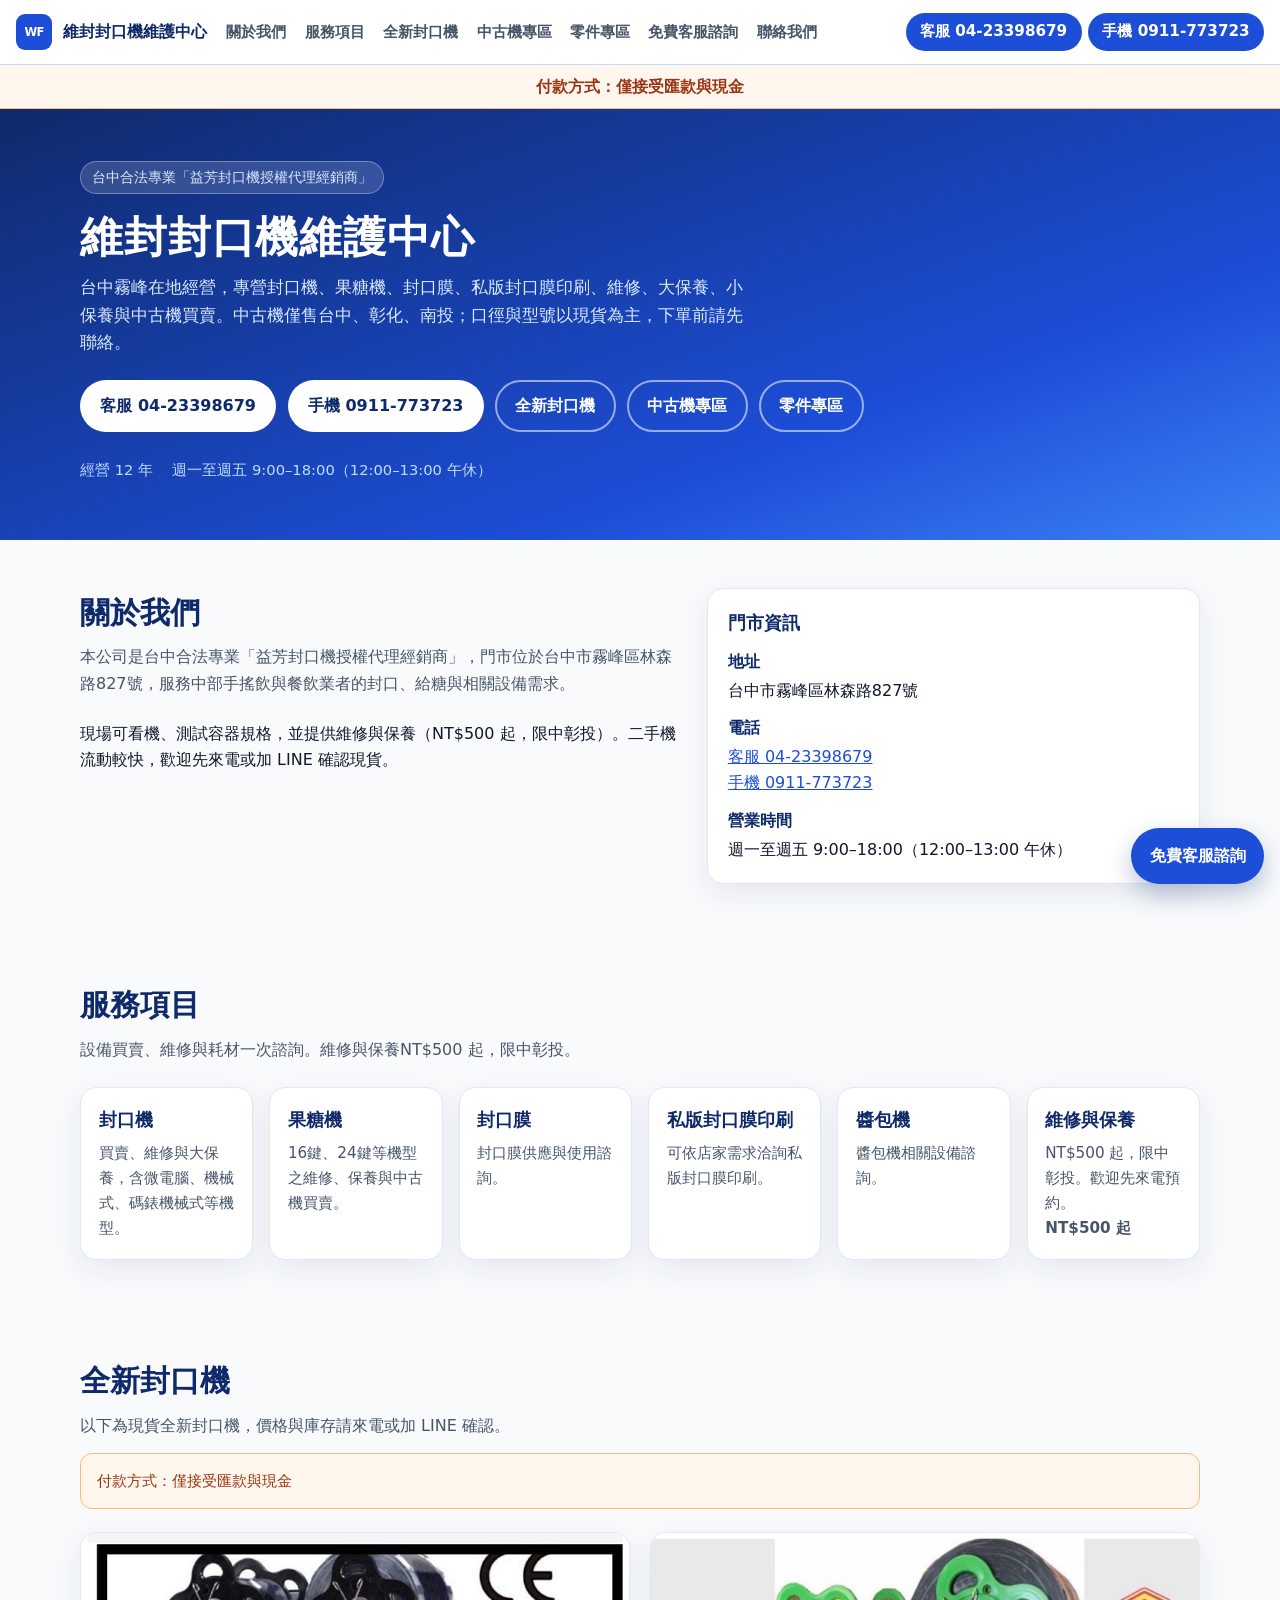
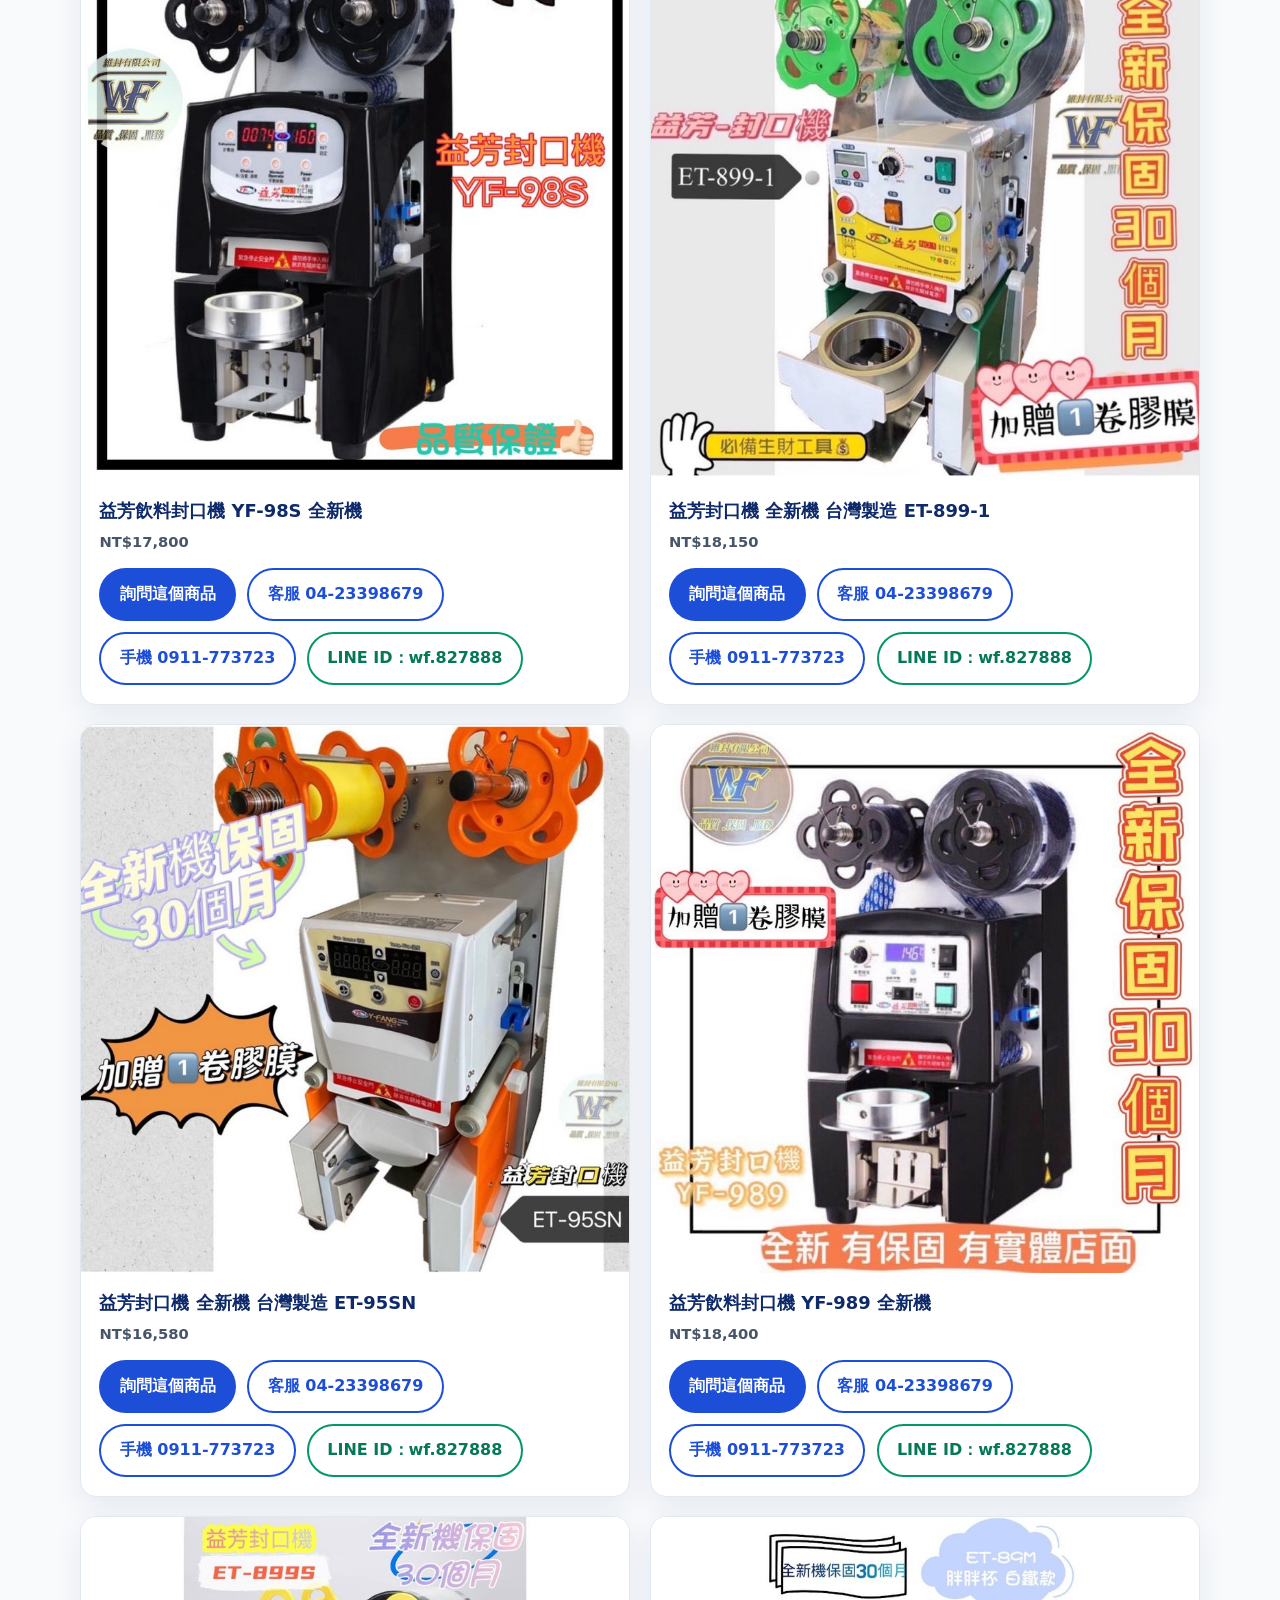
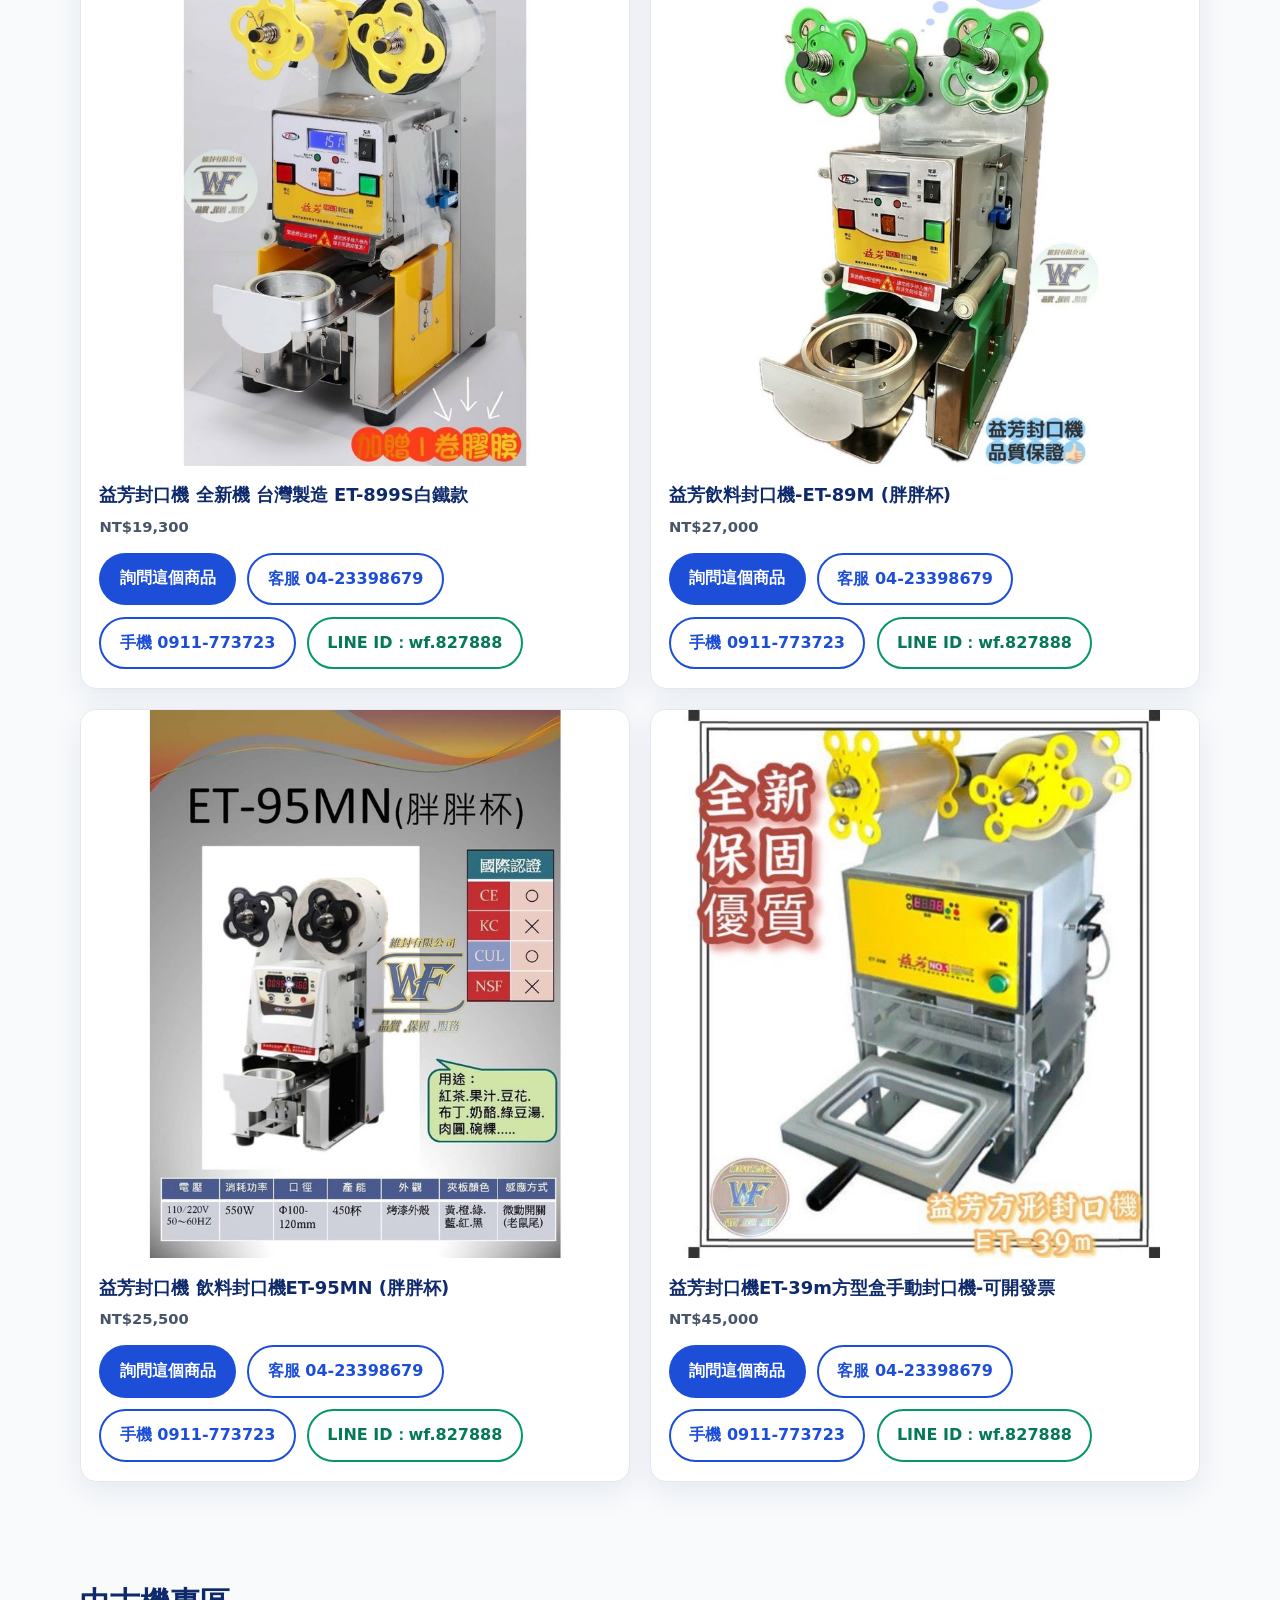
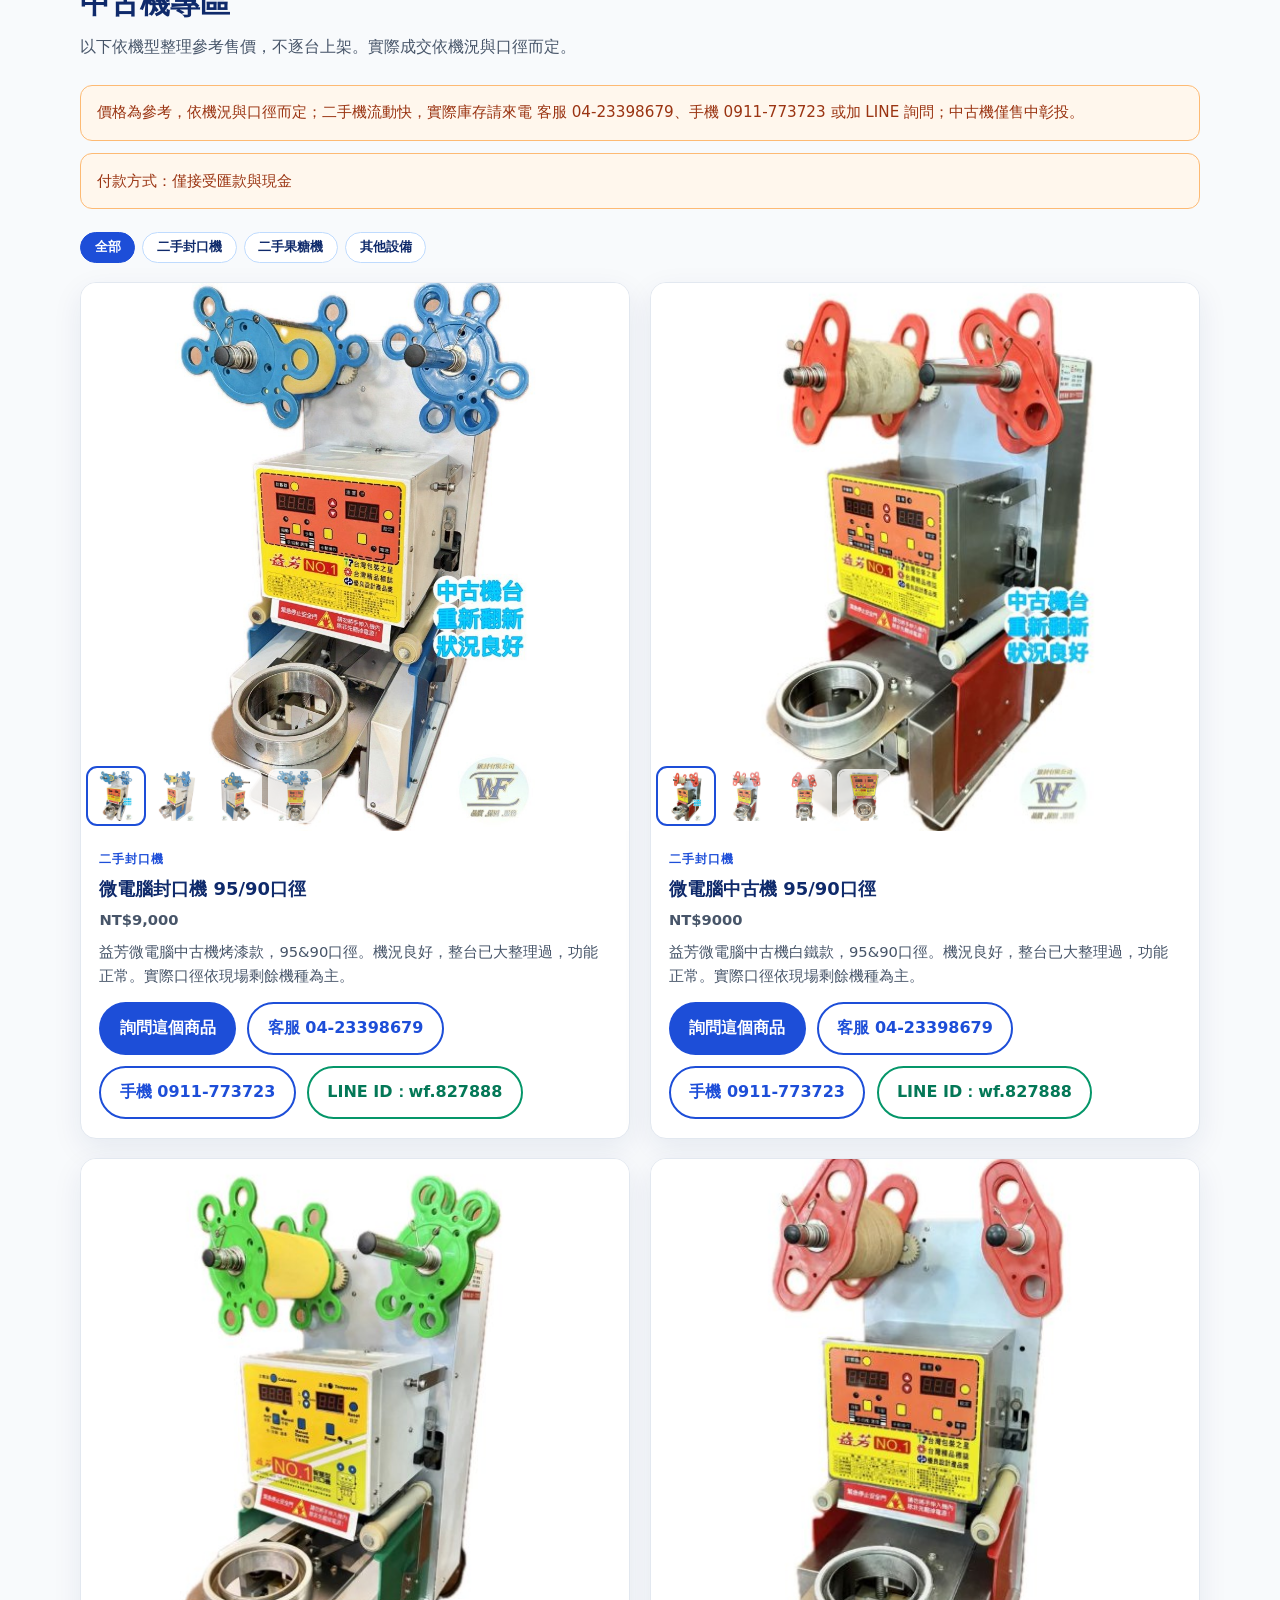
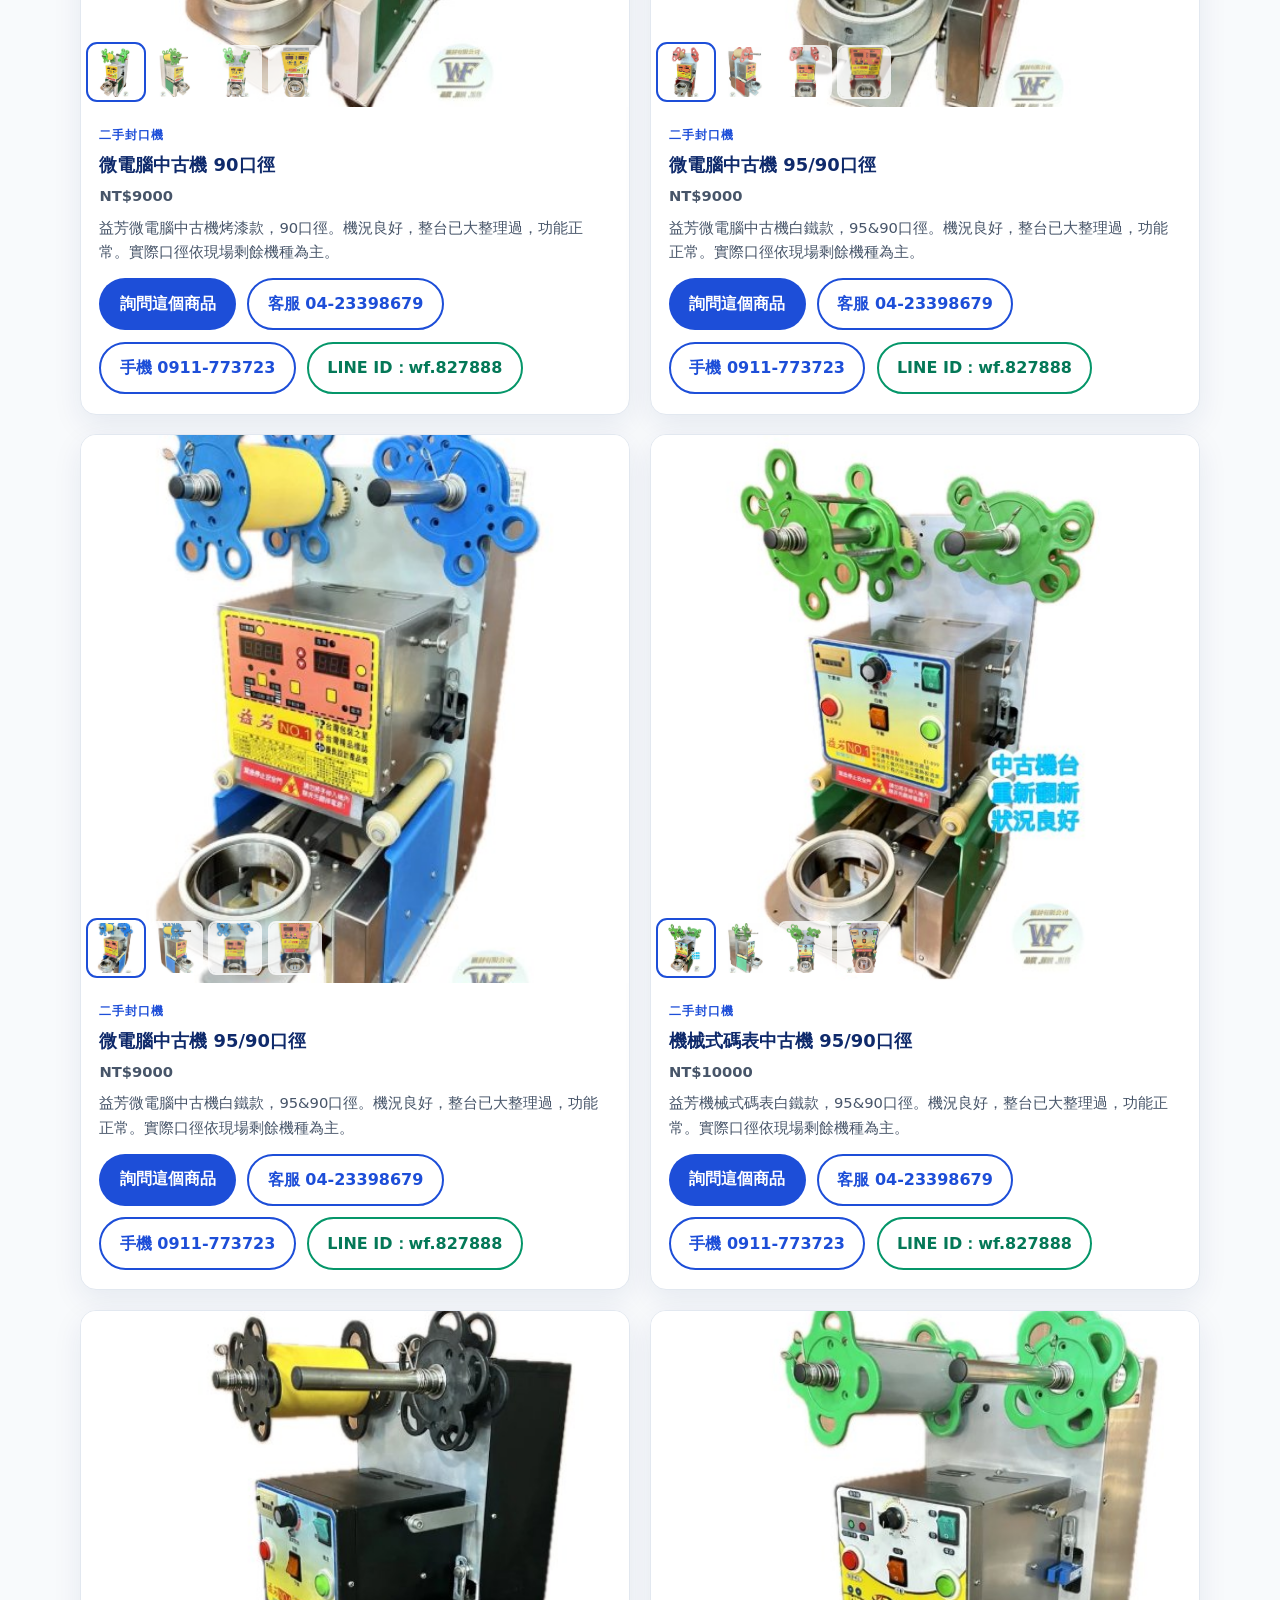
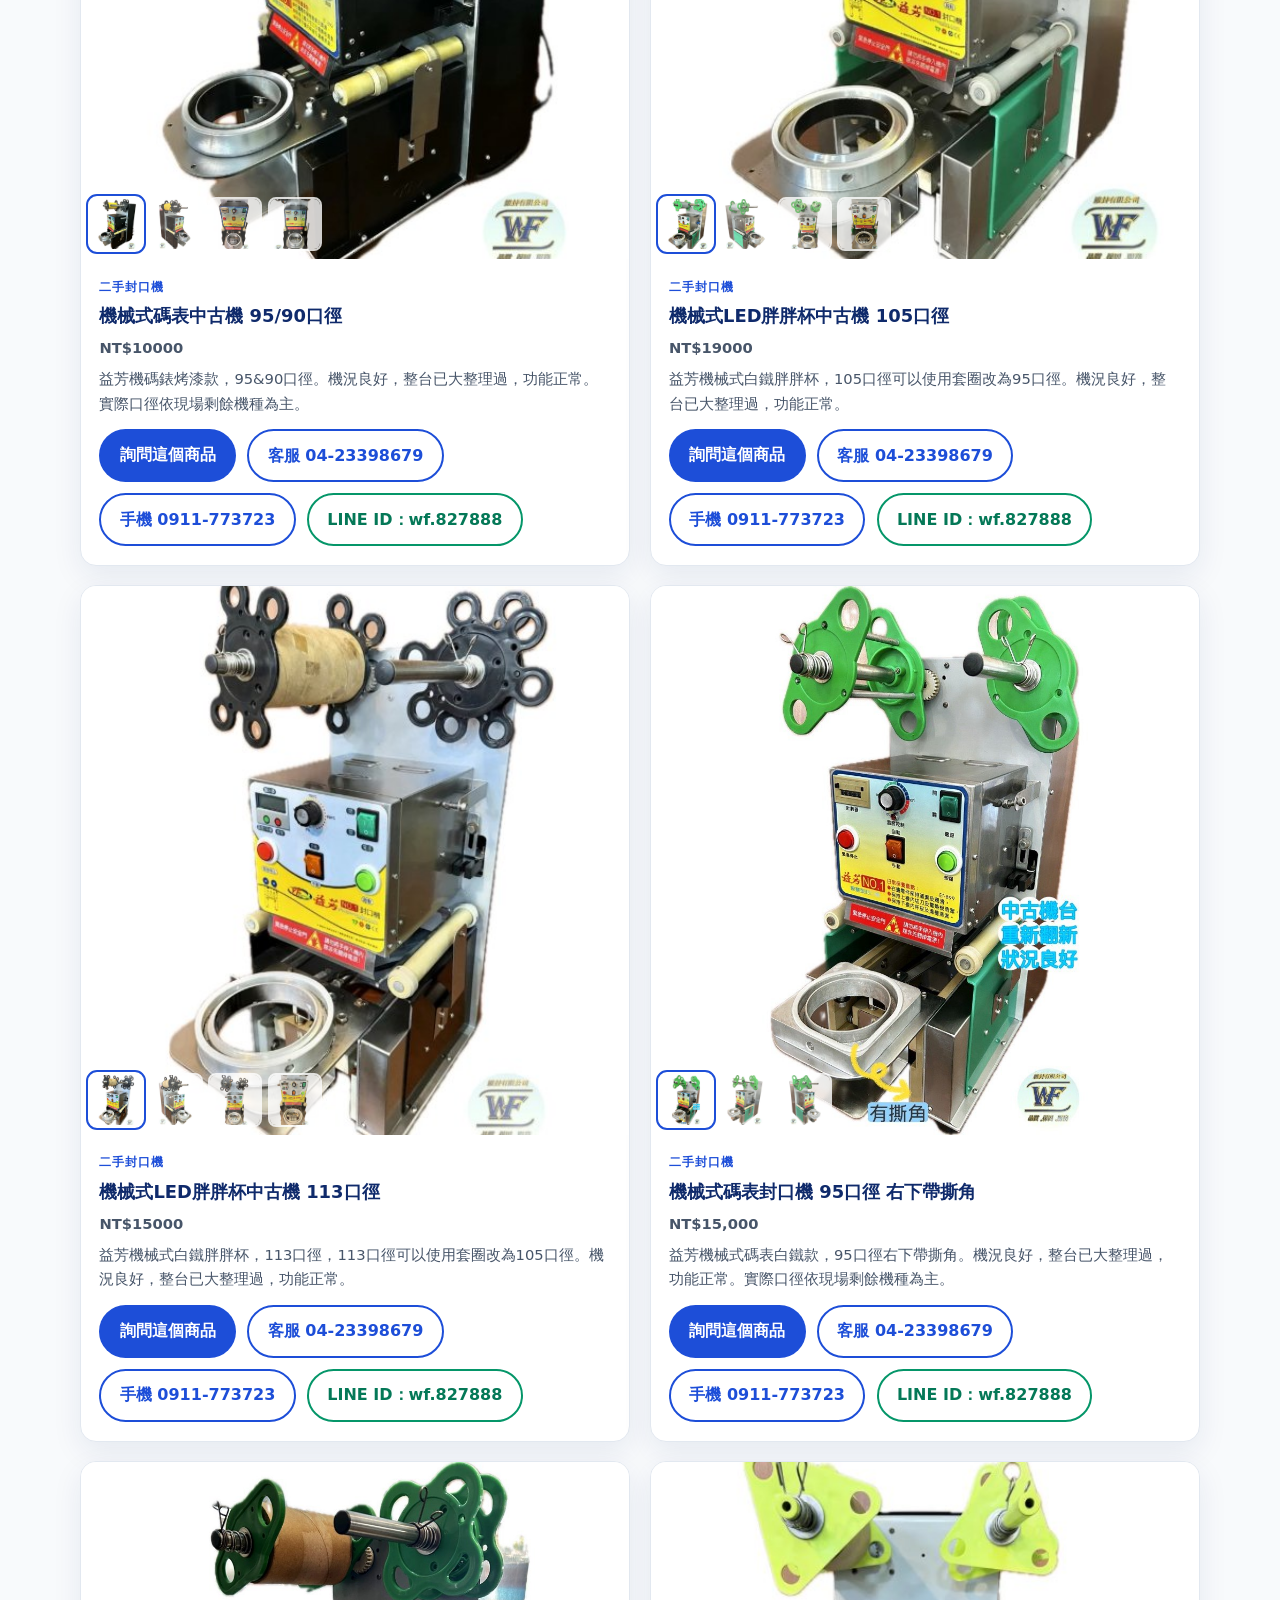
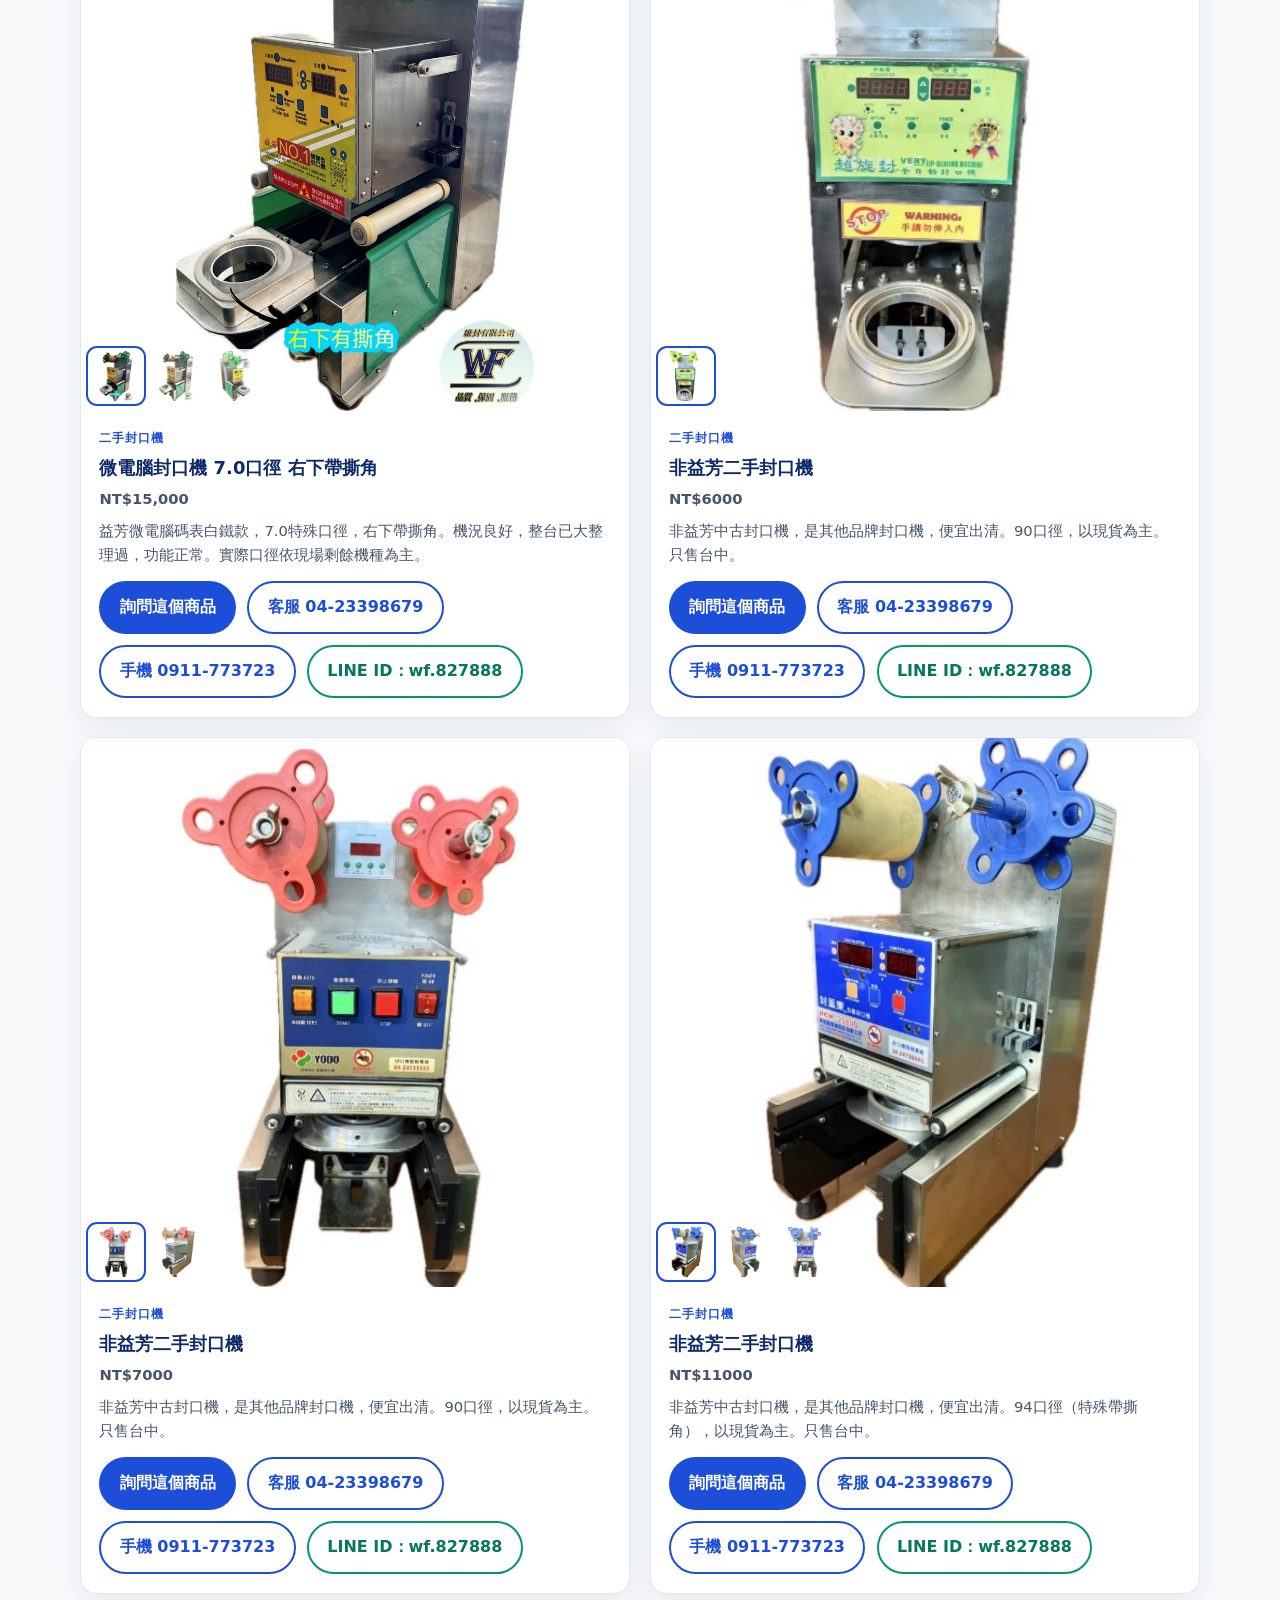
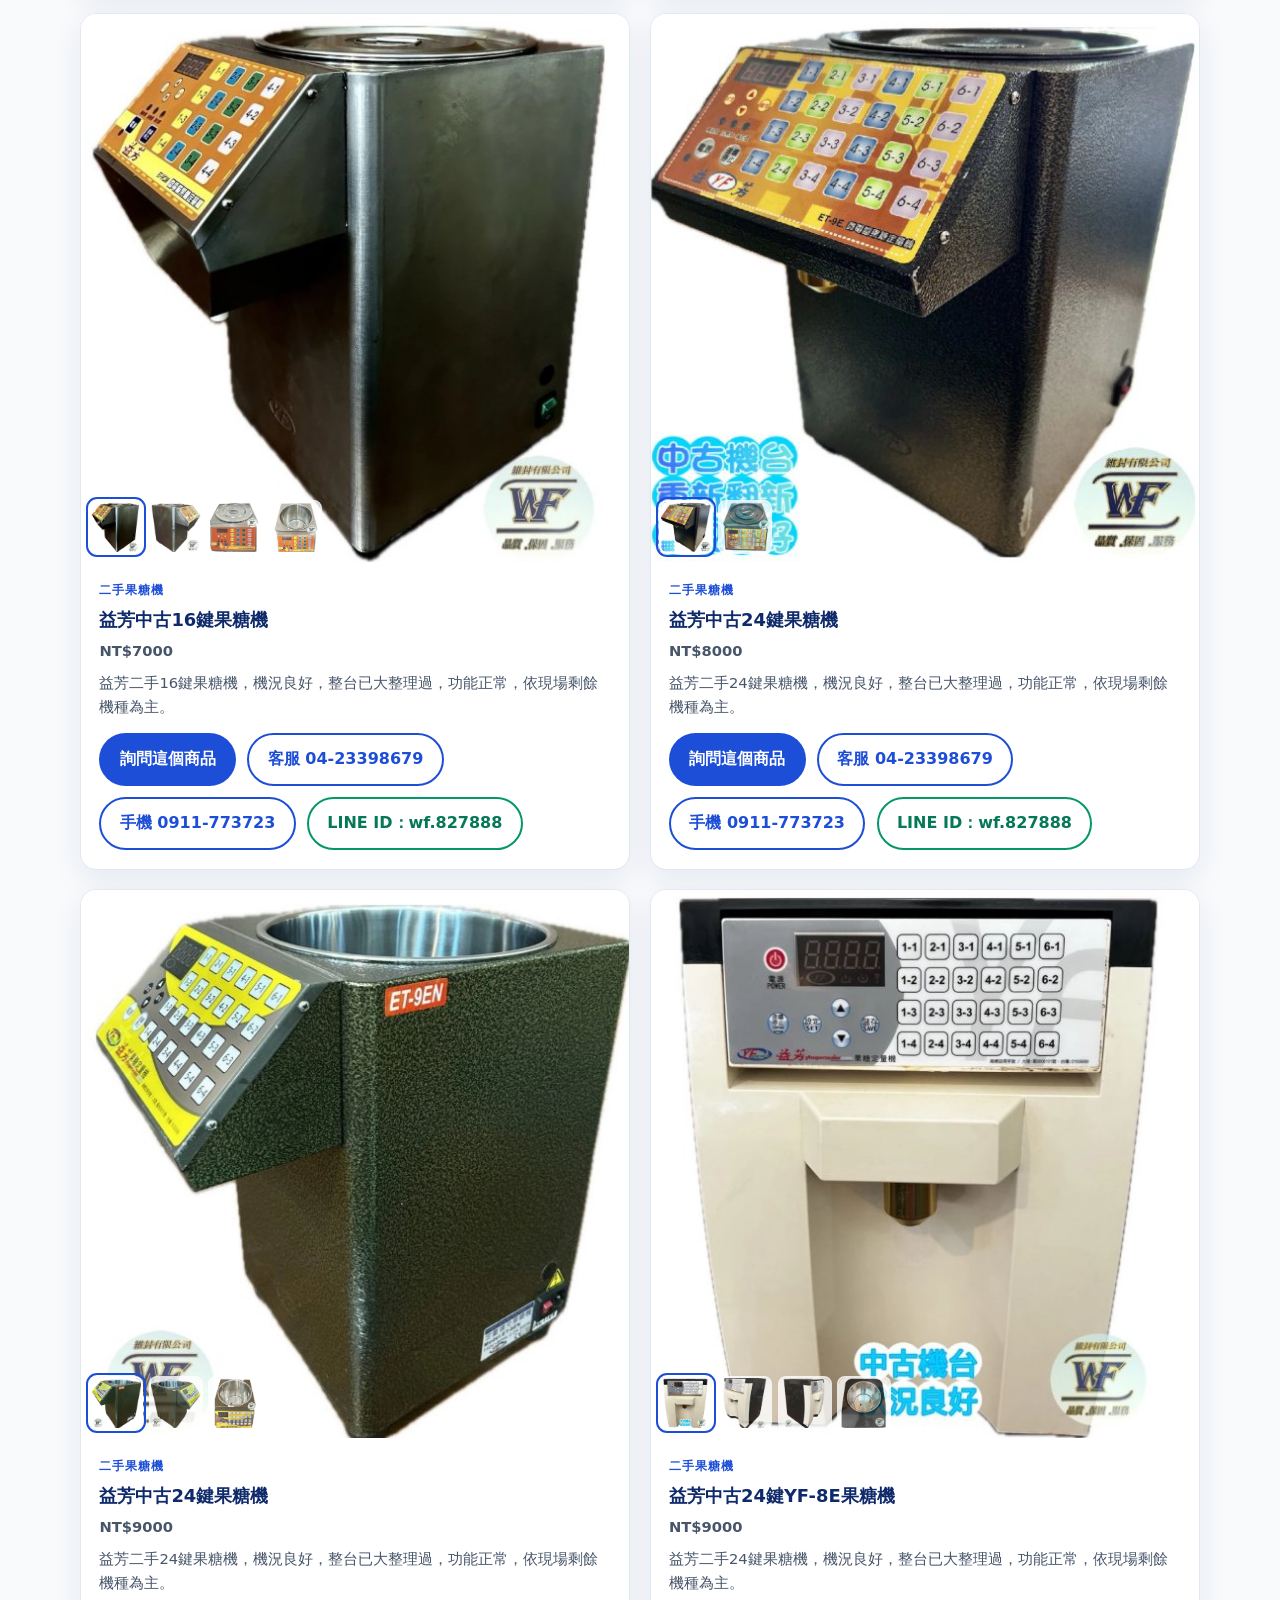
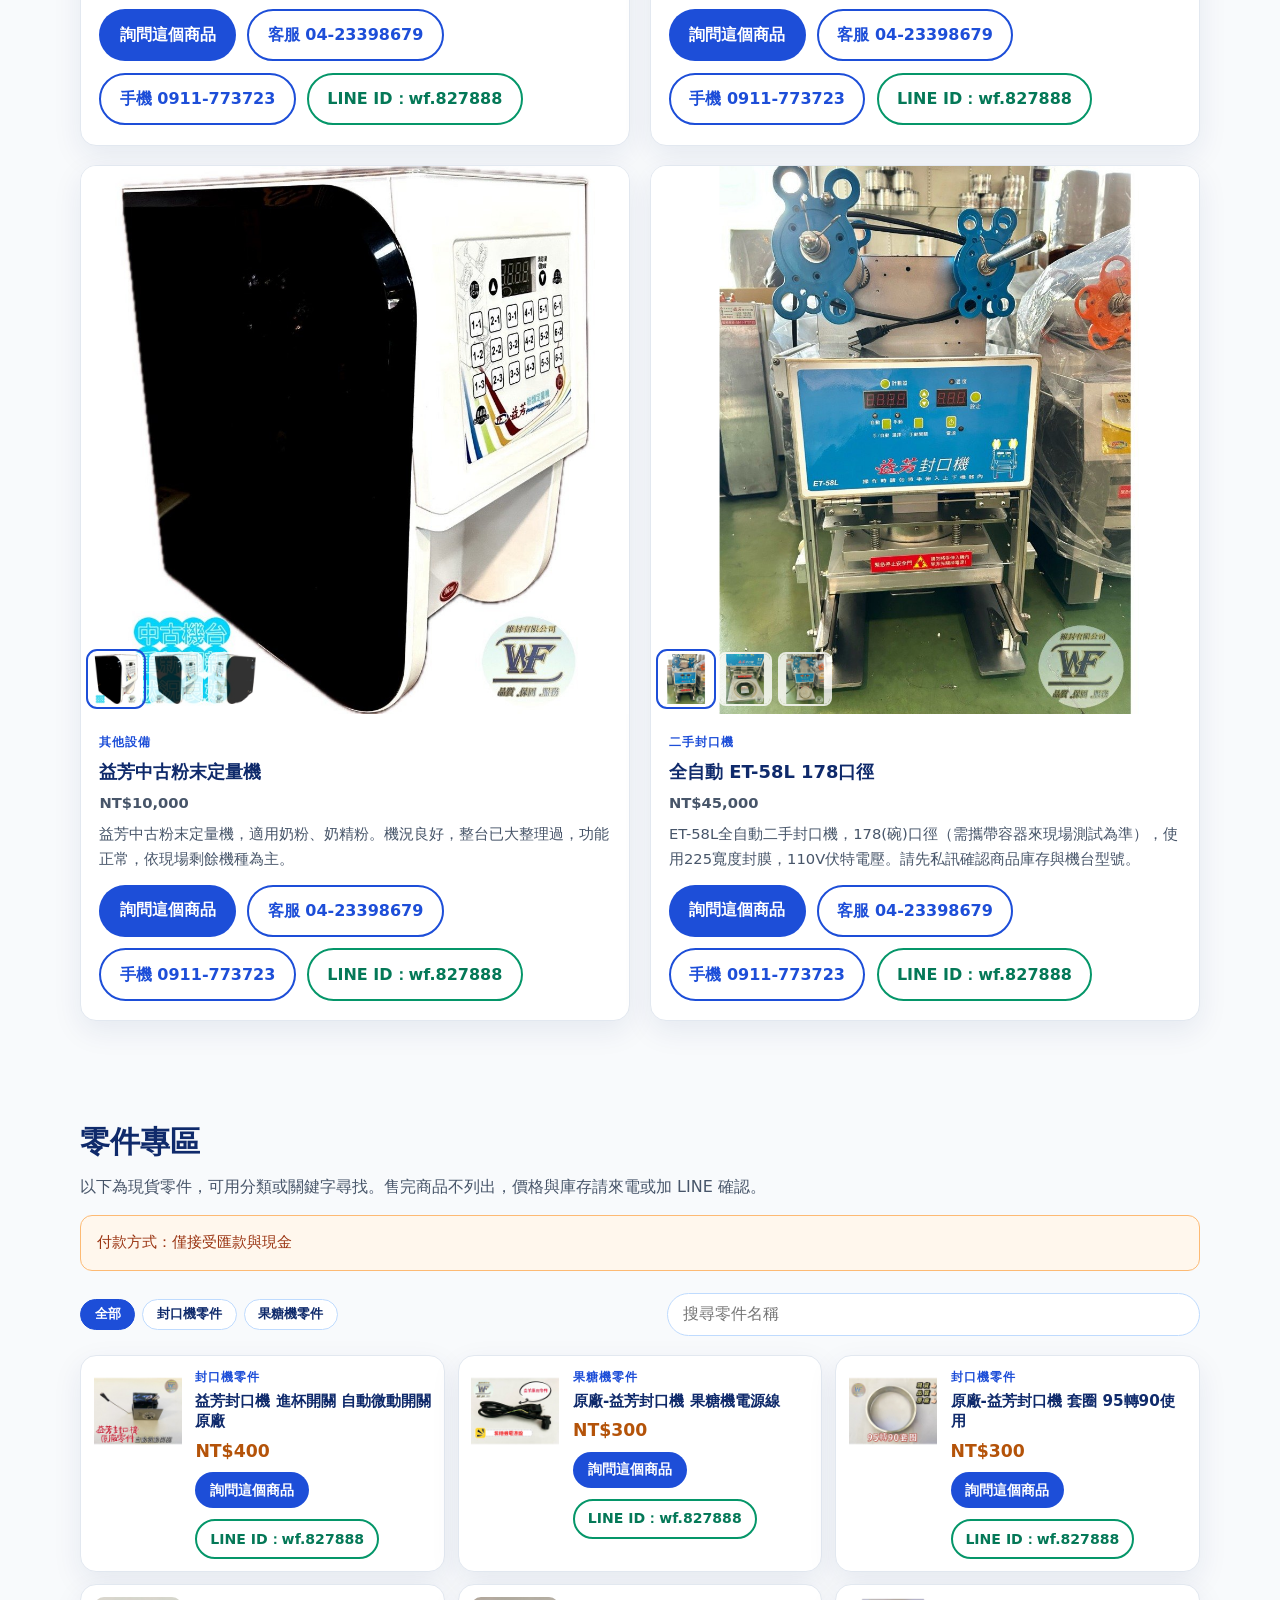
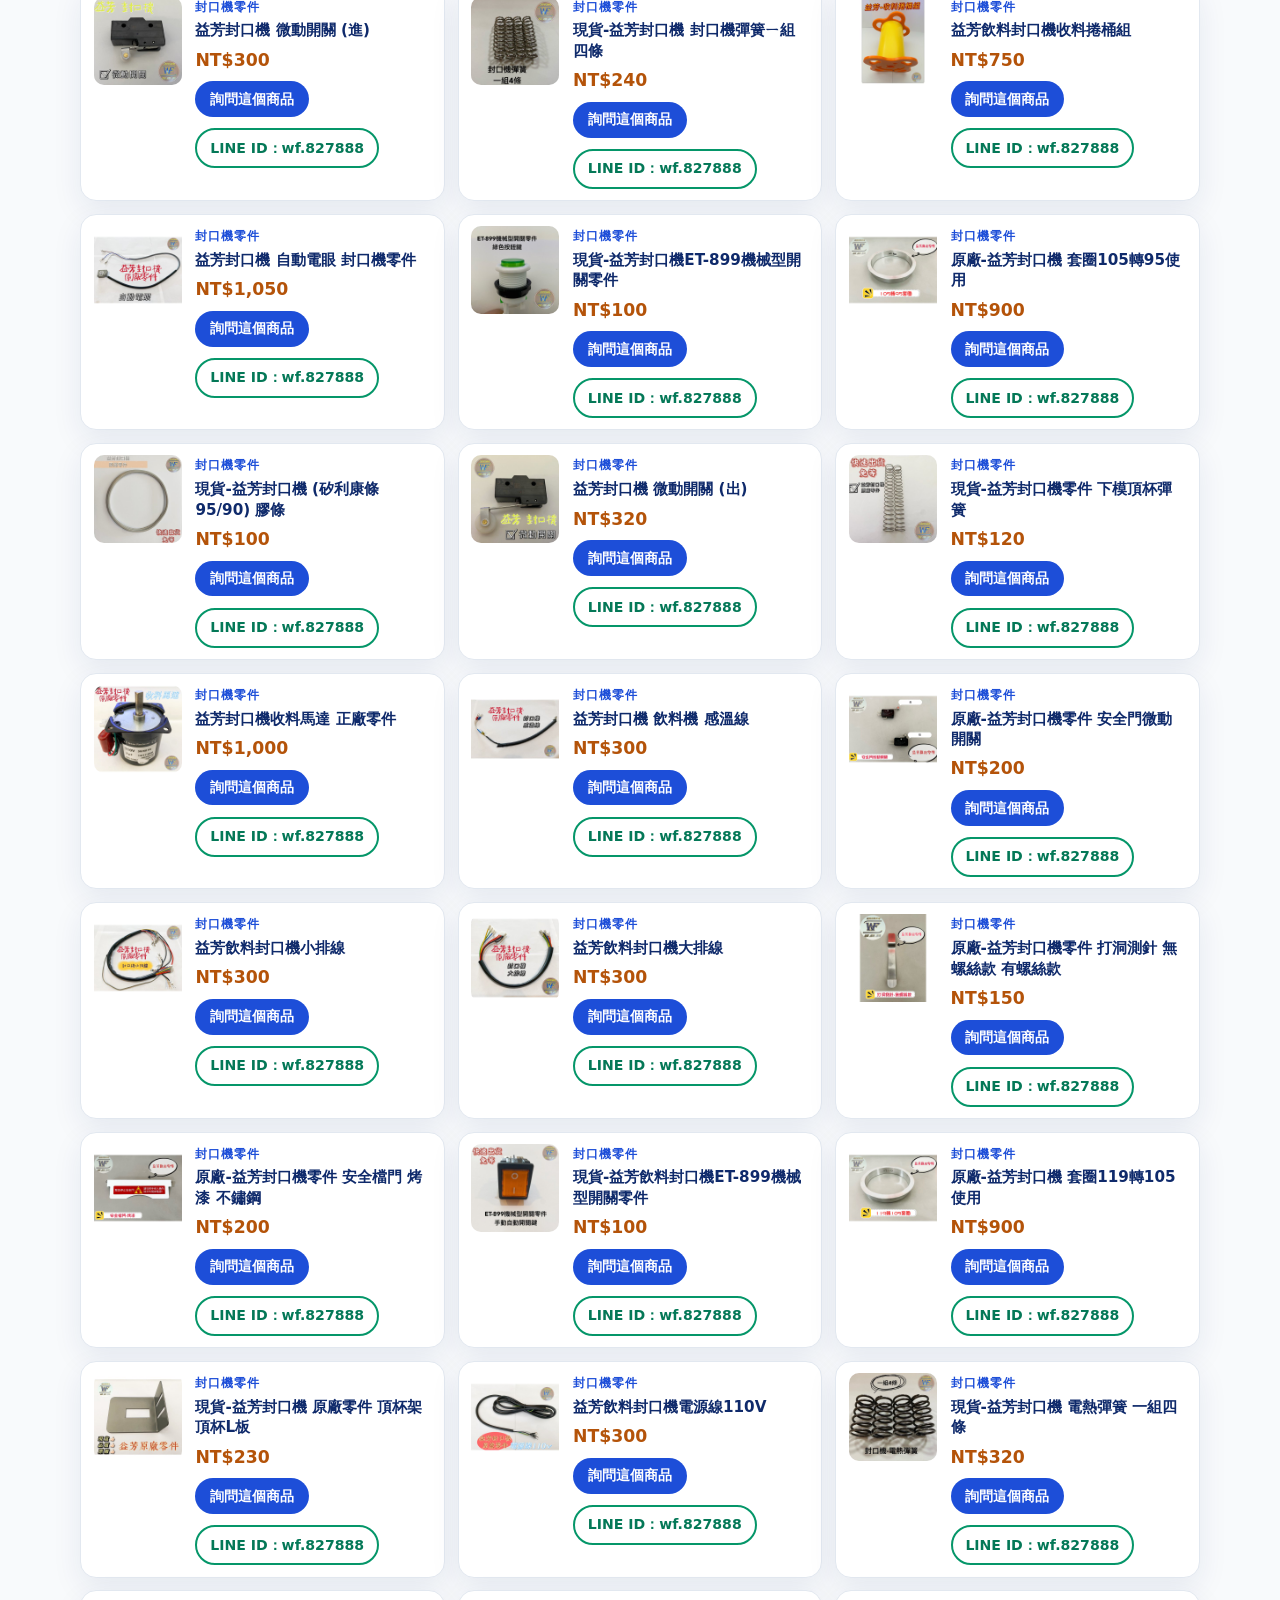
<file: index.html>
<!DOCTYPE html>
<html lang="zh-Hant-TW" data-baked="1">
<head>
  <meta name="google-site-verification" content="TMotljLi8N9T8eN1rEUwGY-5XhxSS1maZnJGADRjB00" />
  <meta charset="utf-8">
  <meta name="viewport" content="width=device-width, initial-scale=1">
  <title>益芳封口機維護中心｜台中封口機、果糖機維修與中古機買賣</title>
  <meta name="description" content="台中合法專業益芳封口機授權代理經銷商。提供封口機、果糖機、封口膜、私版封口膜印刷與醬包機之維修、大保養與中古機買賣。中古機僅售台中、彰化、南投。地址：台中市霧峰區林森路827號，電話 客服 04-23398679、手機 0911-773723。">
  <meta name="robots" content="index,follow">
  <link rel="canonical" href="https://tin6761dd-a11y.github.io/yifang/">
  <meta property="og:type" content="website">
  <meta property="og:locale" content="zh_TW">
  <meta property="og:site_name" content="維封封口機維護中心">
  <meta property="og:title" content="益芳封口機維護中心｜台中封口機、果糖機維修與中古機買賣">
  <meta property="og:description" content="台中合法專業益芳封口機授權代理經銷商。提供封口機、果糖機、封口膜、私版封口膜印刷與醬包機之維修、大保養與中古機買賣。中古機僅售台中、彰化、南投。地址：台中市霧峰區林森路827號，電話 客服 04-23398679、手機 0911-773723。">
  <meta property="og:url" content="https://tin6761dd-a11y.github.io/yifang/">
  <meta property="og:image" content="https://tin6761dd-a11y.github.io/yifang/og.jpg">
  <meta property="og:image:width" content="1200">
  <meta property="og:image:height" content="630">
  <meta name="twitter:card" content="summary_large_image">
  <meta name="twitter:title" content="益芳封口機維護中心｜台中封口機、果糖機維修與中古機買賣">
  <meta name="twitter:description" content="台中合法專業益芳封口機授權代理經銷商。提供封口機、果糖機、封口膜、私版封口膜印刷與醬包機之維修、大保養與中古機買賣。中古機僅售台中、彰化、南投。地址：台中市霧峰區林森路827號，電話 客服 04-23398679、手機 0911-773723。">
  <meta name="twitter:image" content="https://tin6761dd-a11y.github.io/yifang/og.jpg">
  <link rel="icon" href="favicon.png" type="image/png">
  <link rel="apple-touch-icon" href="apple-touch-icon.png">
  <style id="tawk-launcher-hide">#min-widget,#min-widget+iframe,#message-preview,#message-preview+iframe{display:none!important;visibility:hidden!important;opacity:0!important;pointer-events:none!important;width:0!important;height:0!important;overflow:hidden!important}body:not(.tawk-maximized) #max-widget,body:not(.tawk-maximized) #max-widget+iframe,body:not(.tawk-maximized) #branding-widget,body:not(.tawk-maximized) #branding-widget+iframe,body:not(.tawk-maximized) iframe[title="聊天小工具"],body:not(.tawk-maximized) iframe[title="chat widget"],body:not(.tawk-maximized) iframe[title="造訪 tawk.to"]{display:none!important;visibility:hidden!important;opacity:0!important;pointer-events:none!important;width:0!important;height:0!important}</style>
  <link rel="stylesheet" href="styles.css?v=202611241730">
  <script type="application/ld+json">{"@context":"https://schema.org","@type":"LocalBusiness","name":"維封封口機維護中心","image":"https://tin6761dd-a11y.github.io/yifang/og.jpg","url":"https://tin6761dd-a11y.github.io/yifang/","telephone":"+886-4-23398679","description":"台中合法專業益芳封口機授權代理經銷商。提供封口機、果糖機、封口膜、私版封口膜印刷與醬包機之維修、大保養與中古機買賣。中古機僅售台中、彰化、南投。地址：台中市霧峰區林森路827號，電話 客服 04-23398679、手機 0911-773723。","address":{"@type":"PostalAddress","streetAddress":"林森路827號","addressLocality":"霧峰區","addressRegion":"台中市","addressCountry":"TW"},"openingHoursSpecification":[{"@type":"OpeningHoursSpecification","dayOfWeek":["Monday","Tuesday","Wednesday","Thursday","Friday"],"opens":"09:00","closes":"12:00"},{"@type":"OpeningHoursSpecification","dayOfWeek":["Monday","Tuesday","Wednesday","Thursday","Friday"],"opens":"13:00","closes":"18:00"}],"sameAs":["https://www.facebook.com/wf.tin827888","https://line.me/ti/p/~wf.827888"],"areaServed":["台中市","彰化縣","南投縣"],"priceRange":"$$","contactPoint":[{"@type":"ContactPoint","telephone":"+886-4-23398679","contactType":"customer service","areaServed":"TW","availableLanguage":["zh-TW"]},{"@type":"ContactPoint","telephone":"+886-911-773723","contactType":"mobile","areaServed":"TW","availableLanguage":["zh-TW"]}]}</script>
  <script type="application/ld+json">{"@context":"https://schema.org","@type":"ItemList","name":"全新封口機","numberOfItems":8,"itemListElement":[{"@type":"ListItem","position":1,"item":{"@type":"Product","name":"益芳飲料封口機 YF-98S 全新機","url":"https://tin6761dd-a11y.github.io/yifang/#new-54609287493","offers":{"@type":"Offer","priceCurrency":"TWD","price":"17800","availability":"https://schema.org/InStock","url":"https://tin6761dd-a11y.github.io/yifang/#new-54609287493"},"image":"https://tin6761dd-a11y.github.io/yifang/images/new/54609287493.jpg"}},{"@type":"ListItem","position":2,"item":{"@type":"Product","name":"益芳封口機 全新機 台灣製造 ET-899-1","url":"https://tin6761dd-a11y.github.io/yifang/#new-24384698180","offers":{"@type":"Offer","priceCurrency":"TWD","price":"18150","availability":"https://schema.org/InStock","url":"https://tin6761dd-a11y.github.io/yifang/#new-24384698180"},"image":"https://tin6761dd-a11y.github.io/yifang/images/new/24384698180.jpg"}},{"@type":"ListItem","position":3,"item":{"@type":"Product","name":"益芳封口機 全新機 台灣製造 ET-95SN","url":"https://tin6761dd-a11y.github.io/yifang/#new-24084700085","offers":{"@type":"Offer","priceCurrency":"TWD","price":"16580","availability":"https://schema.org/InStock","url":"https://tin6761dd-a11y.github.io/yifang/#new-24084700085"},"image":"https://tin6761dd-a11y.github.io/yifang/images/new/24084700085.jpg"}},{"@type":"ListItem","position":4,"item":{"@type":"Product","name":"益芳飲料封口機 YF-989 全新機","url":"https://tin6761dd-a11y.github.io/yifang/#new-193687910","offers":{"@type":"Offer","priceCurrency":"TWD","price":"18400","availability":"https://schema.org/InStock","url":"https://tin6761dd-a11y.github.io/yifang/#new-193687910"},"image":"https://tin6761dd-a11y.github.io/yifang/images/new/193687910.jpg"}},{"@type":"ListItem","position":5,"item":{"@type":"Product","name":"益芳封口機 全新機 台灣製造 ET-899S白鐵款","url":"https://tin6761dd-a11y.github.io/yifang/#new-19736174916","offers":{"@type":"Offer","priceCurrency":"TWD","price":"19300","availability":"https://schema.org/InStock","url":"https://tin6761dd-a11y.github.io/yifang/#new-19736174916"},"image":"https://tin6761dd-a11y.github.io/yifang/images/new/19736174916.jpg"}},{"@type":"ListItem","position":6,"item":{"@type":"Product","name":"益芳飲料封口機-ET-89M (胖胖杯)","url":"https://tin6761dd-a11y.github.io/yifang/#new-12139084114","offers":{"@type":"Offer","priceCurrency":"TWD","price":"27000","availability":"https://schema.org/InStock","url":"https://tin6761dd-a11y.github.io/yifang/#new-12139084114"},"image":"https://tin6761dd-a11y.github.io/yifang/images/new/12139084114.jpg"}},{"@type":"ListItem","position":7,"item":{"@type":"Product","name":"益芳封口機 飲料封口機ET-95MN (胖胖杯)","url":"https://tin6761dd-a11y.github.io/yifang/#new-11067402297","offers":{"@type":"Offer","priceCurrency":"TWD","price":"25500","availability":"https://schema.org/InStock","url":"https://tin6761dd-a11y.github.io/yifang/#new-11067402297"},"image":"https://tin6761dd-a11y.github.io/yifang/images/new/11067402297.jpg"}},{"@type":"ListItem","position":8,"item":{"@type":"Product","name":"益芳封口機ET-39m方型盒手動封口機-可開發票","url":"https://tin6761dd-a11y.github.io/yifang/#new-208947228","offers":{"@type":"Offer","priceCurrency":"TWD","price":"45000","availability":"https://schema.org/InStock","url":"https://tin6761dd-a11y.github.io/yifang/#new-208947228"},"image":"https://tin6761dd-a11y.github.io/yifang/images/new/208947228.jpg"}}]}</script>
</head>
<body class="has-tawk">
  <a class="skip" href="#main">跳到主要內容</a>
  <header>
    <div class="wrap nav">
      <a class="brand" href="./">
        <span class="mark" aria-hidden="true" data-len="2">WF</span>
        <span>維封封口機維護中心</span>
      </a>
      <nav aria-label="主要">
        <ul>
          <li><a href="#about">關於我們</a></li>
          <li><a href="#services">服務項目</a></li>
          <li><a href="#new">全新封口機</a></li>
          <li><a href="#used">中古機專區</a></li>
          <li><a href="#parts">零件專區</a></li>
          <li><a href="#support">免費客服諮詢</a></li>
          <li><a href="#contact">聯絡我們</a></li>
        </ul>
      </nav>
      <div class="call-chips">
        <a class="call-chip" href="tel:+886423398679">客服 04-23398679</a>
        <a class="call-chip" href="tel:+886911773723">手機 0911-773723</a>
      </div>
    </div>
  </header>
  <div class="announce" role="status">
    <div class="wrap">付款方式：僅接受匯款與現金</div>
  </div>

  <main id="main">
    <section class="hero">
      <div class="wrap">
        <p class="tag">台中合法專業「益芳封口機授權代理經銷商」</p>
        <h1>維封封口機維護中心</h1>
        <p>台中霧峰在地經營，專營封口機、果糖機、封口膜、私版封口膜印刷、維修、大保養、小保養與中古機買賣。中古機僅售台中、彰化、南投；口徑與型號以現貨為主，下單前請先聯絡。</p>
        <div class="actions">
          <a class="btn btn-light" href="tel:+886423398679">客服 04-23398679</a>
          <a class="btn btn-light" href="tel:+886911773723">手機 0911-773723</a>
          <a class="btn btn-ghost" href="#new">全新封口機</a>
          <a class="btn btn-ghost" href="#used">中古機專區</a>
          <a class="btn btn-ghost" href="#parts">零件專區</a>
        </div>
        <div class="meta-row">
          <span>經營 12 年</span>
          <span>週一至週五 9:00–18:00（12:00–13:00 午休）</span>
        </div>
      </div>
    </section>

    <section id="about">
      <div class="wrap grid-2">
        <div>
          <h2>關於我們</h2>
          <p class="lead">本公司是台中合法專業「益芳封口機授權代理經銷商」，門市位於台中市霧峰區林森路827號，服務中部手搖飲與餐飲業者的封口、給糖與相關設備需求。</p>
          <p>現場可看機、測試容器規格，並提供維修與保養（NT$500 起，限中彰投）。二手機流動較快，歡迎先來電或加 LINE 確認現貨。</p>
        </div>
        <aside class="card" aria-label="門市資料">
          <h3>門市資訊</h3>
          <dl>
            <dt>地址</dt>
            <dd>台中市霧峰區林森路827號</dd>
            <dt>電話</dt>
            <dd><a href="tel:+886423398679">客服 04-23398679</a><br>
            <a href="tel:+886911773723">手機 0911-773723</a></dd>
            <dt>營業時間</dt>
            <dd>週一至週五 9:00–18:00（12:00–13:00 午休）</dd>
          </dl>
        </aside>
      </div>
    </section>

    <section id="services">
      <div class="wrap">
        <h2>服務項目</h2>
        <p class="lead">設備買賣、維修與耗材一次諮詢。維修與保養NT$500 起，限中彰投。</p>
        <div class="svc">
          <article class="card"><h3>封口機</h3><p>買賣、維修與大保養，含微電腦、機械式、碼錶機械式等機型。</p></article>
<article class="card"><h3>果糖機</h3><p>16鍵、24鍵等機型之維修、保養與中古機買賣。</p></article>
<article class="card"><h3>封口膜</h3><p>封口膜供應與使用諮詢。</p></article>
<article class="card"><h3>私版封口膜印刷</h3><p>可依店家需求洽詢私版封口膜印刷。</p></article>
<article class="card"><h3>醬包機</h3><p>醬包機相關設備諮詢。</p></article>
<article class="card"><h3>維修與保養</h3><p>NT$500 起，限中彰投。歡迎先來電預約。</p><p class="price-from">NT$500 起</p></article>
        </div>
      </div>
    </section>

    <section id="new">
      <div class="wrap">
        <h2>全新封口機</h2>
        <p class="lead">以下為現貨全新封口機，價格與庫存請來電或加 LINE 確認。</p>
        <p class="note payment-note">付款方式：僅接受匯款與現金</p>
        <div class="cards">
<article class="card machine new-machine" id="new-54609287493">
  <div class="gallery"><img class="main-photo" src="images/new/54609287493.jpg" alt="益芳飲料封口機 YF-98S 全新機" width="800" height="800" loading="lazy"></div>
  <div class="machine-body">
    <h3>益芳飲料封口機 YF-98S 全新機</h3>
    <p class="approx">NT$17,800</p>
    <div class="actions">
      <button type="button" class="btn btn-blue inquire-product" data-name="益芳飲料封口機 YF-98S 全新機" data-model="" data-price="NT$17,800" data-section="全新封口機" data-image="https://tin6761dd-a11y.github.io/yifang/images/new/54609287493.jpg" data-link="https://tin6761dd-a11y.github.io/yifang/#new-54609287493" data-id="new-54609287493">詢問這個商品</button>
      <a class="btn btn-outline" href="tel:+886423398679">客服 04-23398679</a>
      <a class="btn btn-outline" href="tel:+886911773723">手機 0911-773723</a>
      <a class="btn btn-outline channel-line" href="https://line.me/ti/p/~wf.827888" rel="noopener noreferrer" target="_blank">LINE ID：wf.827888</a>
    </div>
  </div>
</article>
<article class="card machine new-machine" id="new-24384698180">
  <div class="gallery"><img class="main-photo" src="images/new/24384698180.jpg" alt="益芳封口機 全新機 台灣製造 ET-899-1" width="800" height="800" loading="lazy"></div>
  <div class="machine-body">
    <h3>益芳封口機 全新機 台灣製造 ET-899-1</h3>
    <p class="approx">NT$18,150</p>
    <div class="actions">
      <button type="button" class="btn btn-blue inquire-product" data-name="益芳封口機 全新機 台灣製造 ET-899-1" data-model="" data-price="NT$18,150" data-section="全新封口機" data-image="https://tin6761dd-a11y.github.io/yifang/images/new/24384698180.jpg" data-link="https://tin6761dd-a11y.github.io/yifang/#new-24384698180" data-id="new-24384698180">詢問這個商品</button>
      <a class="btn btn-outline" href="tel:+886423398679">客服 04-23398679</a>
      <a class="btn btn-outline" href="tel:+886911773723">手機 0911-773723</a>
      <a class="btn btn-outline channel-line" href="https://line.me/ti/p/~wf.827888" rel="noopener noreferrer" target="_blank">LINE ID：wf.827888</a>
    </div>
  </div>
</article>
<article class="card machine new-machine" id="new-24084700085">
  <div class="gallery"><img class="main-photo" src="images/new/24084700085.jpg" alt="益芳封口機 全新機 台灣製造 ET-95SN" width="800" height="800" loading="lazy"></div>
  <div class="machine-body">
    <h3>益芳封口機 全新機 台灣製造 ET-95SN</h3>
    <p class="approx">NT$16,580</p>
    <div class="actions">
      <button type="button" class="btn btn-blue inquire-product" data-name="益芳封口機 全新機 台灣製造 ET-95SN" data-model="" data-price="NT$16,580" data-section="全新封口機" data-image="https://tin6761dd-a11y.github.io/yifang/images/new/24084700085.jpg" data-link="https://tin6761dd-a11y.github.io/yifang/#new-24084700085" data-id="new-24084700085">詢問這個商品</button>
      <a class="btn btn-outline" href="tel:+886423398679">客服 04-23398679</a>
      <a class="btn btn-outline" href="tel:+886911773723">手機 0911-773723</a>
      <a class="btn btn-outline channel-line" href="https://line.me/ti/p/~wf.827888" rel="noopener noreferrer" target="_blank">LINE ID：wf.827888</a>
    </div>
  </div>
</article>
<article class="card machine new-machine" id="new-193687910">
  <div class="gallery"><img class="main-photo" src="images/new/193687910.jpg" alt="益芳飲料封口機 YF-989 全新機" width="800" height="800" loading="lazy"></div>
  <div class="machine-body">
    <h3>益芳飲料封口機 YF-989 全新機</h3>
    <p class="approx">NT$18,400</p>
    <div class="actions">
      <button type="button" class="btn btn-blue inquire-product" data-name="益芳飲料封口機 YF-989 全新機" data-model="" data-price="NT$18,400" data-section="全新封口機" data-image="https://tin6761dd-a11y.github.io/yifang/images/new/193687910.jpg" data-link="https://tin6761dd-a11y.github.io/yifang/#new-193687910" data-id="new-193687910">詢問這個商品</button>
      <a class="btn btn-outline" href="tel:+886423398679">客服 04-23398679</a>
      <a class="btn btn-outline" href="tel:+886911773723">手機 0911-773723</a>
      <a class="btn btn-outline channel-line" href="https://line.me/ti/p/~wf.827888" rel="noopener noreferrer" target="_blank">LINE ID：wf.827888</a>
    </div>
  </div>
</article>
<article class="card machine new-machine" id="new-19736174916">
  <div class="gallery"><img class="main-photo" src="images/new/19736174916.jpg" alt="益芳封口機 全新機 台灣製造 ET-899S白鐵款" width="800" height="800" loading="lazy"></div>
  <div class="machine-body">
    <h3>益芳封口機 全新機 台灣製造 ET-899S白鐵款</h3>
    <p class="approx">NT$19,300</p>
    <div class="actions">
      <button type="button" class="btn btn-blue inquire-product" data-name="益芳封口機 全新機 台灣製造 ET-899S白鐵款" data-model="" data-price="NT$19,300" data-section="全新封口機" data-image="https://tin6761dd-a11y.github.io/yifang/images/new/19736174916.jpg" data-link="https://tin6761dd-a11y.github.io/yifang/#new-19736174916" data-id="new-19736174916">詢問這個商品</button>
      <a class="btn btn-outline" href="tel:+886423398679">客服 04-23398679</a>
      <a class="btn btn-outline" href="tel:+886911773723">手機 0911-773723</a>
      <a class="btn btn-outline channel-line" href="https://line.me/ti/p/~wf.827888" rel="noopener noreferrer" target="_blank">LINE ID：wf.827888</a>
    </div>
  </div>
</article>
<article class="card machine new-machine" id="new-12139084114">
  <div class="gallery"><img class="main-photo" src="images/new/12139084114.jpg" alt="益芳飲料封口機-ET-89M (胖胖杯)" width="800" height="800" loading="lazy"></div>
  <div class="machine-body">
    <h3>益芳飲料封口機-ET-89M (胖胖杯)</h3>
    <p class="approx">NT$27,000</p>
    <div class="actions">
      <button type="button" class="btn btn-blue inquire-product" data-name="益芳飲料封口機-ET-89M (胖胖杯)" data-model="" data-price="NT$27,000" data-section="全新封口機" data-image="https://tin6761dd-a11y.github.io/yifang/images/new/12139084114.jpg" data-link="https://tin6761dd-a11y.github.io/yifang/#new-12139084114" data-id="new-12139084114">詢問這個商品</button>
      <a class="btn btn-outline" href="tel:+886423398679">客服 04-23398679</a>
      <a class="btn btn-outline" href="tel:+886911773723">手機 0911-773723</a>
      <a class="btn btn-outline channel-line" href="https://line.me/ti/p/~wf.827888" rel="noopener noreferrer" target="_blank">LINE ID：wf.827888</a>
    </div>
  </div>
</article>
<article class="card machine new-machine" id="new-11067402297">
  <div class="gallery"><img class="main-photo" src="images/new/11067402297.jpg" alt="益芳封口機 飲料封口機ET-95MN (胖胖杯)" width="800" height="800" loading="lazy"></div>
  <div class="machine-body">
    <h3>益芳封口機 飲料封口機ET-95MN (胖胖杯)</h3>
    <p class="approx">NT$25,500</p>
    <div class="actions">
      <button type="button" class="btn btn-blue inquire-product" data-name="益芳封口機 飲料封口機ET-95MN (胖胖杯)" data-model="" data-price="NT$25,500" data-section="全新封口機" data-image="https://tin6761dd-a11y.github.io/yifang/images/new/11067402297.jpg" data-link="https://tin6761dd-a11y.github.io/yifang/#new-11067402297" data-id="new-11067402297">詢問這個商品</button>
      <a class="btn btn-outline" href="tel:+886423398679">客服 04-23398679</a>
      <a class="btn btn-outline" href="tel:+886911773723">手機 0911-773723</a>
      <a class="btn btn-outline channel-line" href="https://line.me/ti/p/~wf.827888" rel="noopener noreferrer" target="_blank">LINE ID：wf.827888</a>
    </div>
  </div>
</article>
<article class="card machine new-machine" id="new-208947228">
  <div class="gallery"><img class="main-photo" src="images/new/208947228.jpg" alt="益芳封口機ET-39m方型盒手動封口機-可開發票" width="800" height="800" loading="lazy"></div>
  <div class="machine-body">
    <h3>益芳封口機ET-39m方型盒手動封口機-可開發票</h3>
    <p class="approx">NT$45,000</p>
    <div class="actions">
      <button type="button" class="btn btn-blue inquire-product" data-name="益芳封口機ET-39m方型盒手動封口機-可開發票" data-model="" data-price="NT$45,000" data-section="全新封口機" data-image="https://tin6761dd-a11y.github.io/yifang/images/new/208947228.jpg" data-link="https://tin6761dd-a11y.github.io/yifang/#new-208947228" data-id="new-208947228">詢問這個商品</button>
      <a class="btn btn-outline" href="tel:+886423398679">客服 04-23398679</a>
      <a class="btn btn-outline" href="tel:+886911773723">手機 0911-773723</a>
      <a class="btn btn-outline channel-line" href="https://line.me/ti/p/~wf.827888" rel="noopener noreferrer" target="_blank">LINE ID：wf.827888</a>
    </div>
  </div>
</article>
        </div>
      </div>
    </section>

    <section id="used">
      <div class="wrap filter-scope">
        <h2>中古機專區</h2>
        <p class="lead">以下依機型整理參考售價，不逐台上架。實際成交依機況與口徑而定。</p>
        <p class="note">價格為參考，依機況與口徑而定；二手機流動快，實際庫存請來電 客服 04-23398679、手機 0911-773723 或加 LINE 詢問；中古機僅售中彰投。</p>
        <p class="note payment-note">付款方式：僅接受匯款與現金</p>
        <div class="filters" role="toolbar" aria-label="依類別篩選">
          <button type="button" data-cat="all" class="is-active" aria-pressed="true">全部</button><button type="button" data-cat="二手封口機" aria-pressed="false">二手封口機</button><button type="button" data-cat="二手果糖機" aria-pressed="false">二手果糖機</button><button type="button" data-cat="其他設備" aria-pressed="false">其他設備</button>
        </div>
        <div class="cards">
          
<article class="card machine filter-item" data-category="二手封口機" id="microcomputer-90-95">
  <div class="gallery"><img class="main-photo" src="images/microcomputer-90-95-1.jpg" alt="微電腦封口機 95/90口徑" width="800" height="800"><div class="thumbs" role="group" aria-label="更多照片"><button type="button" data-src="images/microcomputer-90-95-1.jpg" data-alt="微電腦封口機 95/90口徑 照片 1" aria-current="true"><img src="images/microcomputer-90-95-1.jpg" alt="" width="54" height="54"></button><button type="button" data-src="images/microcomputer-90-95-mwlobyyy-0.jpg" data-alt="微電腦封口機 95/90口徑 照片 2"><img src="images/microcomputer-90-95-mwlobyyy-0.jpg" alt="" width="54" height="54"></button><button type="button" data-src="images/microcomputer-90-95-mwlobz03-1.jpg" data-alt="微電腦封口機 95/90口徑 照片 3"><img src="images/microcomputer-90-95-mwlobz03-1.jpg" alt="" width="54" height="54"></button><button type="button" data-src="images/microcomputer-90-95-mwlobz0k-2.jpg" data-alt="微電腦封口機 95/90口徑 照片 4"><img src="images/microcomputer-90-95-mwlobz0k-2.jpg" alt="" width="54" height="54"></button></div></div>
  <div class="machine-body">
    <div class="kicker">二手封口機</div>
    <h3>微電腦封口機 95/90口徑</h3>
    <p class="approx">NT$9,000</p>
    <p>益芳微電腦中古機烤漆款，95&amp;90口徑。機況良好，整台已大整理過，功能正常。實際口徑依現場剩餘機種為主。</p>
    
    <div class="actions">
      <button type="button" class="btn btn-blue inquire-product" data-name="微電腦封口機 95/90口徑" data-model="微電腦" data-price="NT$9,000" data-section="中古機專區" data-image="https://tin6761dd-a11y.github.io/yifang/images/microcomputer-90-95-1.jpg" data-link="https://tin6761dd-a11y.github.io/yifang/#microcomputer-90-95" data-id="microcomputer-90-95">詢問這個商品</button>
      <a class="btn btn-outline" href="tel:+886423398679">客服 04-23398679</a>
      <a class="btn btn-outline" href="tel:+886911773723">手機 0911-773723</a>
      <a class="btn btn-outline channel-line" href="https://line.me/ti/p/~wf.827888" rel="noopener noreferrer" target="_blank">LINE ID：wf.827888</a>
    </div>
  </div>
</article>
<article class="card machine filter-item" data-category="二手封口機" id="group-mwlo8gdi">
  <div class="gallery"><img class="main-photo" src="images/group-mwlo8gdi-mwlodrw9-0.jpg" alt="微電腦中古機 95/90口徑" width="800" height="800"><div class="thumbs" role="group" aria-label="更多照片"><button type="button" data-src="images/group-mwlo8gdi-mwlodrw9-0.jpg" data-alt="微電腦中古機 95/90口徑 照片 1" aria-current="true"><img src="images/group-mwlo8gdi-mwlodrw9-0.jpg" alt="" width="54" height="54"></button><button type="button" data-src="images/group-mwlo8gdi-mwlodrwo-1.jpg" data-alt="微電腦中古機 95/90口徑 照片 2"><img src="images/group-mwlo8gdi-mwlodrwo-1.jpg" alt="" width="54" height="54"></button><button type="button" data-src="images/group-mwlo8gdi-mwlodrx8-2.jpg" data-alt="微電腦中古機 95/90口徑 照片 3"><img src="images/group-mwlo8gdi-mwlodrx8-2.jpg" alt="" width="54" height="54"></button><button type="button" data-src="images/group-mwlo8gdi-mwlodrxl-3.jpg" data-alt="微電腦中古機 95/90口徑 照片 4"><img src="images/group-mwlo8gdi-mwlodrxl-3.jpg" alt="" width="54" height="54"></button></div></div>
  <div class="machine-body">
    <div class="kicker">二手封口機</div>
    <h3>微電腦中古機 95/90口徑</h3>
    <p class="approx">NT$9000</p>
    <p>益芳微電腦中古機白鐵款，95&amp;90口徑。機況良好，整台已大整理過，功能正常。實際口徑依現場剩餘機種為主。</p>
    
    <div class="actions">
      <button type="button" class="btn btn-blue inquire-product" data-name="微電腦中古機 95/90口徑" data-model="微電腦" data-price="NT$9000" data-section="中古機專區" data-image="https://tin6761dd-a11y.github.io/yifang/images/group-mwlo8gdi-mwlodrw9-0.jpg" data-link="https://tin6761dd-a11y.github.io/yifang/#group-mwlo8gdi" data-id="group-mwlo8gdi">詢問這個商品</button>
      <a class="btn btn-outline" href="tel:+886423398679">客服 04-23398679</a>
      <a class="btn btn-outline" href="tel:+886911773723">手機 0911-773723</a>
      <a class="btn btn-outline channel-line" href="https://line.me/ti/p/~wf.827888" rel="noopener noreferrer" target="_blank">LINE ID：wf.827888</a>
    </div>
  </div>
</article>
<article class="card machine filter-item" data-category="二手封口機" id="group-mwloedb7">
  <div class="gallery"><img class="main-photo" src="images/group-mwloedb7-mwloft11-0.jpg" alt="微電腦中古機 90口徑" width="800" height="800"><div class="thumbs" role="group" aria-label="更多照片"><button type="button" data-src="images/group-mwloedb7-mwloft11-0.jpg" data-alt="微電腦中古機 90口徑 照片 1" aria-current="true"><img src="images/group-mwloedb7-mwloft11-0.jpg" alt="" width="54" height="54"></button><button type="button" data-src="images/group-mwloedb7-mwloftth-1.jpg" data-alt="微電腦中古機 90口徑 照片 2"><img src="images/group-mwloedb7-mwloftth-1.jpg" alt="" width="54" height="54"></button><button type="button" data-src="images/group-mwloedb7-mwlofum0-2.jpg" data-alt="微電腦中古機 90口徑 照片 3"><img src="images/group-mwloedb7-mwlofum0-2.jpg" alt="" width="54" height="54"></button><button type="button" data-src="images/group-mwloedb7-mwlofved-3.jpg" data-alt="微電腦中古機 90口徑 照片 4"><img src="images/group-mwloedb7-mwlofved-3.jpg" alt="" width="54" height="54"></button></div></div>
  <div class="machine-body">
    <div class="kicker">二手封口機</div>
    <h3>微電腦中古機 90口徑</h3>
    <p class="approx">NT$9000</p>
    <p>益芳微電腦中古機烤漆款，90口徑。機況良好，整台已大整理過，功能正常。實際口徑依現場剩餘機種為主。</p>
    
    <div class="actions">
      <button type="button" class="btn btn-blue inquire-product" data-name="微電腦中古機 90口徑" data-model="微電腦" data-price="NT$9000" data-section="中古機專區" data-image="https://tin6761dd-a11y.github.io/yifang/images/group-mwloedb7-mwloft11-0.jpg" data-link="https://tin6761dd-a11y.github.io/yifang/#group-mwloedb7" data-id="group-mwloedb7">詢問這個商品</button>
      <a class="btn btn-outline" href="tel:+886423398679">客服 04-23398679</a>
      <a class="btn btn-outline" href="tel:+886911773723">手機 0911-773723</a>
      <a class="btn btn-outline channel-line" href="https://line.me/ti/p/~wf.827888" rel="noopener noreferrer" target="_blank">LINE ID：wf.827888</a>
    </div>
  </div>
</article>
<article class="card machine filter-item" data-category="二手封口機" id="group-mwvqs0y7">
  <div class="gallery"><img class="main-photo" src="images/group-mwvqs0y7-mwvqtvoo-0.jpg" alt="微電腦中古機 95/90口徑" width="800" height="800"><div class="thumbs" role="group" aria-label="更多照片"><button type="button" data-src="images/group-mwvqs0y7-mwvqtvoo-0.jpg" data-alt="微電腦中古機 95/90口徑 照片 1" aria-current="true"><img src="images/group-mwvqs0y7-mwvqtvoo-0.jpg" alt="" width="54" height="54"></button><button type="button" data-src="images/group-mwvqs0y7-mwvqtvoz-1.jpg" data-alt="微電腦中古機 95/90口徑 照片 2"><img src="images/group-mwvqs0y7-mwvqtvoz-1.jpg" alt="" width="54" height="54"></button><button type="button" data-src="images/group-mwvqs0y7-mwvqtvp8-2.jpg" data-alt="微電腦中古機 95/90口徑 照片 3"><img src="images/group-mwvqs0y7-mwvqtvp8-2.jpg" alt="" width="54" height="54"></button><button type="button" data-src="images/group-mwvqs0y7-mwvqtvpi-3.jpg" data-alt="微電腦中古機 95/90口徑 照片 4"><img src="images/group-mwvqs0y7-mwvqtvpi-3.jpg" alt="" width="54" height="54"></button></div></div>
  <div class="machine-body">
    <div class="kicker">二手封口機</div>
    <h3>微電腦中古機 95/90口徑</h3>
    <p class="approx">NT$9000</p>
    <p>益芳微電腦中古機白鐵款，95&amp;90口徑。機況良好，整台已大整理過，功能正常。實際口徑依現場剩餘機種為主。</p>
    
    <div class="actions">
      <button type="button" class="btn btn-blue inquire-product" data-name="微電腦中古機 95/90口徑" data-model="微電腦" data-price="NT$9000" data-section="中古機專區" data-image="https://tin6761dd-a11y.github.io/yifang/images/group-mwvqs0y7-mwvqtvoo-0.jpg" data-link="https://tin6761dd-a11y.github.io/yifang/#group-mwvqs0y7" data-id="group-mwvqs0y7">詢問這個商品</button>
      <a class="btn btn-outline" href="tel:+886423398679">客服 04-23398679</a>
      <a class="btn btn-outline" href="tel:+886911773723">手機 0911-773723</a>
      <a class="btn btn-outline channel-line" href="https://line.me/ti/p/~wf.827888" rel="noopener noreferrer" target="_blank">LINE ID：wf.827888</a>
    </div>
  </div>
</article>
<article class="card machine filter-item" data-category="二手封口機" id="group-mwvr9ohb">
  <div class="gallery"><img class="main-photo" src="images/group-mwvr9ohb-mwvral6f-0.jpg" alt="微電腦中古機 95/90口徑" width="800" height="800"><div class="thumbs" role="group" aria-label="更多照片"><button type="button" data-src="images/group-mwvr9ohb-mwvral6f-0.jpg" data-alt="微電腦中古機 95/90口徑 照片 1" aria-current="true"><img src="images/group-mwvr9ohb-mwvral6f-0.jpg" alt="" width="54" height="54"></button><button type="button" data-src="images/group-mwvr9ohb-mwvralar-1.jpg" data-alt="微電腦中古機 95/90口徑 照片 2"><img src="images/group-mwvr9ohb-mwvralar-1.jpg" alt="" width="54" height="54"></button><button type="button" data-src="images/group-mwvr9ohb-mwvralb4-2.jpg" data-alt="微電腦中古機 95/90口徑 照片 3"><img src="images/group-mwvr9ohb-mwvralb4-2.jpg" alt="" width="54" height="54"></button><button type="button" data-src="images/group-mwvr9ohb-mwvralbl-3.jpg" data-alt="微電腦中古機 95/90口徑 照片 4"><img src="images/group-mwvr9ohb-mwvralbl-3.jpg" alt="" width="54" height="54"></button></div></div>
  <div class="machine-body">
    <div class="kicker">二手封口機</div>
    <h3>微電腦中古機 95/90口徑</h3>
    <p class="approx">NT$9000</p>
    <p>益芳微電腦中古機白鐵款，95&amp;90口徑。機況良好，整台已大整理過，功能正常。實際口徑依現場剩餘機種為主。</p>
    
    <div class="actions">
      <button type="button" class="btn btn-blue inquire-product" data-name="微電腦中古機 95/90口徑" data-model="微電腦" data-price="NT$9000" data-section="中古機專區" data-image="https://tin6761dd-a11y.github.io/yifang/images/group-mwvr9ohb-mwvral6f-0.jpg" data-link="https://tin6761dd-a11y.github.io/yifang/#group-mwvr9ohb" data-id="group-mwvr9ohb">詢問這個商品</button>
      <a class="btn btn-outline" href="tel:+886423398679">客服 04-23398679</a>
      <a class="btn btn-outline" href="tel:+886911773723">手機 0911-773723</a>
      <a class="btn btn-outline channel-line" href="https://line.me/ti/p/~wf.827888" rel="noopener noreferrer" target="_blank">LINE ID：wf.827888</a>
    </div>
  </div>
</article>
<article class="card machine filter-item" data-category="二手封口機" id="group-mwlq0sqf">
  <div class="gallery"><img class="main-photo" src="images/group-mwlq0sqf-mwlq2koe-0.jpg" alt="機械式碼表中古機 95/90口徑" width="800" height="800"><div class="thumbs" role="group" aria-label="更多照片"><button type="button" data-src="images/group-mwlq0sqf-mwlq2koe-0.jpg" data-alt="機械式碼表中古機 95/90口徑 照片 1" aria-current="true"><img src="images/group-mwlq0sqf-mwlq2koe-0.jpg" alt="" width="54" height="54"></button><button type="button" data-src="images/group-mwlq0sqf-mwlq2lu4-2.jpg" data-alt="機械式碼表中古機 95/90口徑 照片 2"><img src="images/group-mwlq0sqf-mwlq2lu4-2.jpg" alt="" width="54" height="54"></button><button type="button" data-src="images/group-mwlq0sqf-mwlq2lgv-1.jpg" data-alt="機械式碼表中古機 95/90口徑 照片 3"><img src="images/group-mwlq0sqf-mwlq2lgv-1.jpg" alt="" width="54" height="54"></button><button type="button" data-src="images/group-mwlq0sqf-mwlq2luu-3.jpg" data-alt="機械式碼表中古機 95/90口徑 照片 4"><img src="images/group-mwlq0sqf-mwlq2luu-3.jpg" alt="" width="54" height="54"></button></div></div>
  <div class="machine-body">
    <div class="kicker">二手封口機</div>
    <h3>機械式碼表中古機 95/90口徑</h3>
    <p class="approx">NT$10000</p>
    <p>益芳機械式碼表白鐵款，95&amp;90口徑。機況良好，整台已大整理過，功能正常。實際口徑依現場剩餘機種為主。</p>
    
    <div class="actions">
      <button type="button" class="btn btn-blue inquire-product" data-name="機械式碼表中古機 95/90口徑" data-model="碼錶機械式" data-price="NT$10000" data-section="中古機專區" data-image="https://tin6761dd-a11y.github.io/yifang/images/group-mwlq0sqf-mwlq2koe-0.jpg" data-link="https://tin6761dd-a11y.github.io/yifang/#group-mwlq0sqf" data-id="group-mwlq0sqf">詢問這個商品</button>
      <a class="btn btn-outline" href="tel:+886423398679">客服 04-23398679</a>
      <a class="btn btn-outline" href="tel:+886911773723">手機 0911-773723</a>
      <a class="btn btn-outline channel-line" href="https://line.me/ti/p/~wf.827888" rel="noopener noreferrer" target="_blank">LINE ID：wf.827888</a>
    </div>
  </div>
</article>
<article class="card machine filter-item" data-category="二手封口機" id="group-mwlqhskg">
  <div class="gallery"><img class="main-photo" src="images/group-mwlqhskg-mwlqjj78-0.jpg" alt="機械式碼表中古機 95/90口徑" width="800" height="800"><div class="thumbs" role="group" aria-label="更多照片"><button type="button" data-src="images/group-mwlqhskg-mwlqjj78-0.jpg" data-alt="機械式碼表中古機 95/90口徑 照片 1" aria-current="true"><img src="images/group-mwlqhskg-mwlqjj78-0.jpg" alt="" width="54" height="54"></button><button type="button" data-src="images/group-mwlqhskg-mwlqjjnb-1.jpg" data-alt="機械式碼表中古機 95/90口徑 照片 2"><img src="images/group-mwlqhskg-mwlqjjnb-1.jpg" alt="" width="54" height="54"></button><button type="button" data-src="images/group-mwlqhskg-mwlqjkfx-2.jpg" data-alt="機械式碼表中古機 95/90口徑 照片 3"><img src="images/group-mwlqhskg-mwlqjkfx-2.jpg" alt="" width="54" height="54"></button><button type="button" data-src="images/group-mwlqhskg-mwlqjl88-3.jpg" data-alt="機械式碼表中古機 95/90口徑 照片 4"><img src="images/group-mwlqhskg-mwlqjl88-3.jpg" alt="" width="54" height="54"></button></div></div>
  <div class="machine-body">
    <div class="kicker">二手封口機</div>
    <h3>機械式碼表中古機 95/90口徑</h3>
    <p class="approx">NT$10000</p>
    <p>益芳機碼錶烤漆款，95&amp;90口徑。機況良好，整台已大整理過，功能正常。實際口徑依現場剩餘機種為主。</p>
    
    <div class="actions">
      <button type="button" class="btn btn-blue inquire-product" data-name="機械式碼表中古機 95/90口徑" data-model="碼錶機械式" data-price="NT$10000" data-section="中古機專區" data-image="https://tin6761dd-a11y.github.io/yifang/images/group-mwlqhskg-mwlqjj78-0.jpg" data-link="https://tin6761dd-a11y.github.io/yifang/#group-mwlqhskg" data-id="group-mwlqhskg">詢問這個商品</button>
      <a class="btn btn-outline" href="tel:+886423398679">客服 04-23398679</a>
      <a class="btn btn-outline" href="tel:+886911773723">手機 0911-773723</a>
      <a class="btn btn-outline channel-line" href="https://line.me/ti/p/~wf.827888" rel="noopener noreferrer" target="_blank">LINE ID：wf.827888</a>
    </div>
  </div>
</article>
<article class="card machine filter-item" data-category="二手封口機" id="chubby-105-113">
  <div class="gallery"><img class="main-photo" src="images/chubby-105-113-mwlroe3j-0.jpg" alt="機械式LED胖胖杯中古機 105口徑" width="800" height="800"><div class="thumbs" role="group" aria-label="更多照片"><button type="button" data-src="images/chubby-105-113-mwlroe3j-0.jpg" data-alt="機械式LED胖胖杯中古機 105口徑 照片 1" aria-current="true"><img src="images/chubby-105-113-mwlroe3j-0.jpg" alt="" width="54" height="54"></button><button type="button" data-src="images/chubby-105-113-mwlroe6p-1.jpg" data-alt="機械式LED胖胖杯中古機 105口徑 照片 2"><img src="images/chubby-105-113-mwlroe6p-1.jpg" alt="" width="54" height="54"></button><button type="button" data-src="images/chubby-105-113-mwlroen9-2.jpg" data-alt="機械式LED胖胖杯中古機 105口徑 照片 3"><img src="images/chubby-105-113-mwlroen9-2.jpg" alt="" width="54" height="54"></button><button type="button" data-src="images/chubby-105-113-mwlroenp-3.jpg" data-alt="機械式LED胖胖杯中古機 105口徑 照片 4"><img src="images/chubby-105-113-mwlroenp-3.jpg" alt="" width="54" height="54"></button></div></div>
  <div class="machine-body">
    <div class="kicker">二手封口機</div>
    <h3>機械式LED胖胖杯中古機 105口徑</h3>
    <p class="approx">NT$19000</p>
    <p>益芳機械式白鐵胖胖杯，105口徑可以使用套圈改為95口徑。機況良好，整台已大整理過，功能正常。</p>
    
    <div class="actions">
      <button type="button" class="btn btn-blue inquire-product" data-name="機械式LED胖胖杯中古機 105口徑" data-model="機械式" data-price="NT$19000" data-section="中古機專區" data-image="https://tin6761dd-a11y.github.io/yifang/images/chubby-105-113-mwlroe3j-0.jpg" data-link="https://tin6761dd-a11y.github.io/yifang/#chubby-105-113" data-id="chubby-105-113">詢問這個商品</button>
      <a class="btn btn-outline" href="tel:+886423398679">客服 04-23398679</a>
      <a class="btn btn-outline" href="tel:+886911773723">手機 0911-773723</a>
      <a class="btn btn-outline channel-line" href="https://line.me/ti/p/~wf.827888" rel="noopener noreferrer" target="_blank">LINE ID：wf.827888</a>
    </div>
  </div>
</article>
<article class="card machine filter-item" data-category="二手封口機" id="group-mwlqrfyi">
  <div class="gallery"><img class="main-photo" src="images/group-mwlqrfyi-mwlr715n-0.jpg" alt="機械式LED胖胖杯中古機 113口徑" width="800" height="800"><div class="thumbs" role="group" aria-label="更多照片"><button type="button" data-src="images/group-mwlqrfyi-mwlr715n-0.jpg" data-alt="機械式LED胖胖杯中古機 113口徑 照片 1" aria-current="true"><img src="images/group-mwlqrfyi-mwlr715n-0.jpg" alt="" width="54" height="54"></button><button type="button" data-src="images/group-mwlqrfyi-mwlr715y-1.jpg" data-alt="機械式LED胖胖杯中古機 113口徑 照片 2"><img src="images/group-mwlqrfyi-mwlr715y-1.jpg" alt="" width="54" height="54"></button><button type="button" data-src="images/group-mwlqrfyi-mwlr7168-2.jpg" data-alt="機械式LED胖胖杯中古機 113口徑 照片 3"><img src="images/group-mwlqrfyi-mwlr7168-2.jpg" alt="" width="54" height="54"></button><button type="button" data-src="images/group-mwlqrfyi-mwlr716v-3.jpg" data-alt="機械式LED胖胖杯中古機 113口徑 照片 4"><img src="images/group-mwlqrfyi-mwlr716v-3.jpg" alt="" width="54" height="54"></button></div></div>
  <div class="machine-body">
    <div class="kicker">二手封口機</div>
    <h3>機械式LED胖胖杯中古機 113口徑</h3>
    <p class="approx">NT$15000</p>
    <p>益芳機械式白鐵胖胖杯，113口徑，113口徑可以使用套圈改為105口徑。機況良好，整台已大整理過，功能正常。</p>
    
    <div class="actions">
      <button type="button" class="btn btn-blue inquire-product" data-name="機械式LED胖胖杯中古機 113口徑" data-model="機械式" data-price="NT$15000" data-section="中古機專區" data-image="https://tin6761dd-a11y.github.io/yifang/images/group-mwlqrfyi-mwlr715n-0.jpg" data-link="https://tin6761dd-a11y.github.io/yifang/#group-mwlqrfyi" data-id="group-mwlqrfyi">詢問這個商品</button>
      <a class="btn btn-outline" href="tel:+886423398679">客服 04-23398679</a>
      <a class="btn btn-outline" href="tel:+886911773723">手機 0911-773723</a>
      <a class="btn btn-outline channel-line" href="https://line.me/ti/p/~wf.827888" rel="noopener noreferrer" target="_blank">LINE ID：wf.827888</a>
    </div>
  </div>
</article>
<article class="card machine filter-item" data-category="二手封口機" id="mechanical-95-tear">
  <div class="gallery"><img class="main-photo" src="images/mechanical-95-tear-1.jpg" alt="機械式碼表封口機 95口徑 右下帶撕角" width="800" height="800"><div class="thumbs" role="group" aria-label="更多照片"><button type="button" data-src="images/mechanical-95-tear-1.jpg" data-alt="機械式碼表封口機 95口徑 右下帶撕角 照片 1" aria-current="true"><img src="images/mechanical-95-tear-1.jpg" alt="" width="54" height="54"></button><button type="button" data-src="images/mechanical-95-tear-2.jpg" data-alt="機械式碼表封口機 95口徑 右下帶撕角 照片 2"><img src="images/mechanical-95-tear-2.jpg" alt="" width="54" height="54"></button><button type="button" data-src="images/mechanical-95-tear-3.jpg" data-alt="機械式碼表封口機 95口徑 右下帶撕角 照片 3"><img src="images/mechanical-95-tear-3.jpg" alt="" width="54" height="54"></button></div></div>
  <div class="machine-body">
    <div class="kicker">二手封口機</div>
    <h3>機械式碼表封口機 95口徑 右下帶撕角</h3>
    <p class="approx">NT$15,000</p>
    <p>益芳機械式碼表白鐵款，95口徑右下帶撕角。機況良好，整台已大整理過，功能正常。實際口徑依現場剩餘機種為主。</p>
    
    <div class="actions">
      <button type="button" class="btn btn-blue inquire-product" data-name="機械式碼表封口機 95口徑 右下帶撕角" data-model="機械式" data-price="NT$15,000" data-section="中古機專區" data-image="https://tin6761dd-a11y.github.io/yifang/images/mechanical-95-tear-1.jpg" data-link="https://tin6761dd-a11y.github.io/yifang/#mechanical-95-tear" data-id="mechanical-95-tear">詢問這個商品</button>
      <a class="btn btn-outline" href="tel:+886423398679">客服 04-23398679</a>
      <a class="btn btn-outline" href="tel:+886911773723">手機 0911-773723</a>
      <a class="btn btn-outline channel-line" href="https://line.me/ti/p/~wf.827888" rel="noopener noreferrer" target="_blank">LINE ID：wf.827888</a>
    </div>
  </div>
</article>
<article class="card machine filter-item" data-category="二手封口機" id="microcomputer-70-tear">
  <div class="gallery"><img class="main-photo" src="images/microcomputer-70-tear-1.jpg" alt="微電腦封口機 7.0口徑 右下帶撕角" width="800" height="800"><div class="thumbs" role="group" aria-label="更多照片"><button type="button" data-src="images/microcomputer-70-tear-1.jpg" data-alt="微電腦封口機 7.0口徑 右下帶撕角 照片 1" aria-current="true"><img src="images/microcomputer-70-tear-1.jpg" alt="" width="54" height="54"></button><button type="button" data-src="images/microcomputer-70-tear-2.jpg" data-alt="微電腦封口機 7.0口徑 右下帶撕角 照片 2"><img src="images/microcomputer-70-tear-2.jpg" alt="" width="54" height="54"></button><button type="button" data-src="images/microcomputer-70-tear-3.jpg" data-alt="微電腦封口機 7.0口徑 右下帶撕角 照片 3"><img src="images/microcomputer-70-tear-3.jpg" alt="" width="54" height="54"></button></div></div>
  <div class="machine-body">
    <div class="kicker">二手封口機</div>
    <h3>微電腦封口機 7.0口徑 右下帶撕角</h3>
    <p class="approx">NT$15,000</p>
    <p>益芳微電腦碼表白鐵款，7.0特殊口徑，右下帶撕角。機況良好，整台已大整理過，功能正常。實際口徑依現場剩餘機種為主。</p>
    
    <div class="actions">
      <button type="button" class="btn btn-blue inquire-product" data-name="微電腦封口機 7.0口徑 右下帶撕角" data-model="微電腦" data-price="NT$15,000" data-section="中古機專區" data-image="https://tin6761dd-a11y.github.io/yifang/images/microcomputer-70-tear-1.jpg" data-link="https://tin6761dd-a11y.github.io/yifang/#microcomputer-70-tear" data-id="microcomputer-70-tear">詢問這個商品</button>
      <a class="btn btn-outline" href="tel:+886423398679">客服 04-23398679</a>
      <a class="btn btn-outline" href="tel:+886911773723">手機 0911-773723</a>
      <a class="btn btn-outline channel-line" href="https://line.me/ti/p/~wf.827888" rel="noopener noreferrer" target="_blank">LINE ID：wf.827888</a>
    </div>
  </div>
</article>
<article class="card machine filter-item" data-category="二手封口機" id="group-mwlxecb4">
  <div class="gallery"><img class="main-photo" src="images/group-mwlxecb4-mwlxg4uf-0.jpg" alt="非益芳二手封口機" width="800" height="800"><div class="thumbs" role="group" aria-label="更多照片"><button type="button" data-src="images/group-mwlxecb4-mwlxg4uf-0.jpg" data-alt="非益芳二手封口機 照片 1" aria-current="true"><img src="images/group-mwlxecb4-mwlxg4uf-0.jpg" alt="" width="54" height="54"></button></div></div>
  <div class="machine-body">
    <div class="kicker">二手封口機</div>
    <h3>非益芳二手封口機</h3>
    <p class="approx">NT$6000</p>
    <p>非益芳中古封口機，是其他品牌封口機，便宜出清。90口徑，以現貨為主。只售台中。</p>
    
    <div class="actions">
      <button type="button" class="btn btn-blue inquire-product" data-name="非益芳二手封口機" data-model="非益芳" data-price="NT$6000" data-section="中古機專區" data-image="https://tin6761dd-a11y.github.io/yifang/images/group-mwlxecb4-mwlxg4uf-0.jpg" data-link="https://tin6761dd-a11y.github.io/yifang/#group-mwlxecb4" data-id="group-mwlxecb4">詢問這個商品</button>
      <a class="btn btn-outline" href="tel:+886423398679">客服 04-23398679</a>
      <a class="btn btn-outline" href="tel:+886911773723">手機 0911-773723</a>
      <a class="btn btn-outline channel-line" href="https://line.me/ti/p/~wf.827888" rel="noopener noreferrer" target="_blank">LINE ID：wf.827888</a>
    </div>
  </div>
</article>
<article class="card machine filter-item" data-category="二手封口機" id="group-mwlxgeio">
  <div class="gallery"><img class="main-photo" src="images/group-mwlxgeio-mwlxhvmm-0.jpg" alt="非益芳二手封口機" width="800" height="800"><div class="thumbs" role="group" aria-label="更多照片"><button type="button" data-src="images/group-mwlxgeio-mwlxhvmm-0.jpg" data-alt="非益芳二手封口機 照片 1" aria-current="true"><img src="images/group-mwlxgeio-mwlxhvmm-0.jpg" alt="" width="54" height="54"></button><button type="button" data-src="images/group-mwlxgeio-mwlxhvmz-1.jpg" data-alt="非益芳二手封口機 照片 2"><img src="images/group-mwlxgeio-mwlxhvmz-1.jpg" alt="" width="54" height="54"></button></div></div>
  <div class="machine-body">
    <div class="kicker">二手封口機</div>
    <h3>非益芳二手封口機</h3>
    <p class="approx">NT$7000</p>
    <p>非益芳中古封口機，是其他品牌封口機，便宜出清。90口徑，以現貨為主。只售台中。</p>
    
    <div class="actions">
      <button type="button" class="btn btn-blue inquire-product" data-name="非益芳二手封口機" data-model="非益芳" data-price="NT$7000" data-section="中古機專區" data-image="https://tin6761dd-a11y.github.io/yifang/images/group-mwlxgeio-mwlxhvmm-0.jpg" data-link="https://tin6761dd-a11y.github.io/yifang/#group-mwlxgeio" data-id="group-mwlxgeio">詢問這個商品</button>
      <a class="btn btn-outline" href="tel:+886423398679">客服 04-23398679</a>
      <a class="btn btn-outline" href="tel:+886911773723">手機 0911-773723</a>
      <a class="btn btn-outline channel-line" href="https://line.me/ti/p/~wf.827888" rel="noopener noreferrer" target="_blank">LINE ID：wf.827888</a>
    </div>
  </div>
</article>
<article class="card machine filter-item" data-category="二手封口機" id="group-mwlxi1rg">
  <div class="gallery"><img class="main-photo" src="images/group-mwlxi1rg-mwlxiud4-1.jpg" alt="非益芳二手封口機" width="800" height="800"><div class="thumbs" role="group" aria-label="更多照片"><button type="button" data-src="images/group-mwlxi1rg-mwlxiud4-1.jpg" data-alt="非益芳二手封口機 照片 1" aria-current="true"><img src="images/group-mwlxi1rg-mwlxiud4-1.jpg" alt="" width="54" height="54"></button><button type="button" data-src="images/group-mwlxi1rg-mwlxiu3y-0.jpg" data-alt="非益芳二手封口機 照片 2"><img src="images/group-mwlxi1rg-mwlxiu3y-0.jpg" alt="" width="54" height="54"></button><button type="button" data-src="images/group-mwlxi1rg-mwlxiudk-2.jpg" data-alt="非益芳二手封口機 照片 3"><img src="images/group-mwlxi1rg-mwlxiudk-2.jpg" alt="" width="54" height="54"></button></div></div>
  <div class="machine-body">
    <div class="kicker">二手封口機</div>
    <h3>非益芳二手封口機</h3>
    <p class="approx">NT$11000</p>
    <p>非益芳中古封口機，是其他品牌封口機，便宜出清。94口徑（特殊帶撕角），以現貨為主。只售台中。</p>
    
    <div class="actions">
      <button type="button" class="btn btn-blue inquire-product" data-name="非益芳二手封口機" data-model="非益芳" data-price="NT$11000" data-section="中古機專區" data-image="https://tin6761dd-a11y.github.io/yifang/images/group-mwlxi1rg-mwlxiud4-1.jpg" data-link="https://tin6761dd-a11y.github.io/yifang/#group-mwlxi1rg" data-id="group-mwlxi1rg">詢問這個商品</button>
      <a class="btn btn-outline" href="tel:+886423398679">客服 04-23398679</a>
      <a class="btn btn-outline" href="tel:+886911773723">手機 0911-773723</a>
      <a class="btn btn-outline channel-line" href="https://line.me/ti/p/~wf.827888" rel="noopener noreferrer" target="_blank">LINE ID：wf.827888</a>
    </div>
  </div>
</article>
<article class="card machine filter-item" data-category="二手果糖機" id="group-mwso1v8c">
  <div class="gallery"><img class="main-photo" src="images/group-mwso1v8c-mwsokwxx-0.jpg" alt="益芳中古16鍵果糖機" width="800" height="800"><div class="thumbs" role="group" aria-label="更多照片"><button type="button" data-src="images/group-mwso1v8c-mwsokwxx-0.jpg" data-alt="益芳中古16鍵果糖機 照片 1" aria-current="true"><img src="images/group-mwso1v8c-mwsokwxx-0.jpg" alt="" width="54" height="54"></button><button type="button" data-src="images/group-mwso1v8c-mwsokwyi-1.jpg" data-alt="益芳中古16鍵果糖機 照片 2"><img src="images/group-mwso1v8c-mwsokwyi-1.jpg" alt="" width="54" height="54"></button><button type="button" data-src="images/group-mwso1v8c-mwsokwyy-2.jpg" data-alt="益芳中古16鍵果糖機 照片 3"><img src="images/group-mwso1v8c-mwsokwyy-2.jpg" alt="" width="54" height="54"></button><button type="button" data-src="images/group-mwso1v8c-mwsokwze-3.jpg" data-alt="益芳中古16鍵果糖機 照片 4"><img src="images/group-mwso1v8c-mwsokwze-3.jpg" alt="" width="54" height="54"></button></div></div>
  <div class="machine-body">
    <div class="kicker">二手果糖機</div>
    <h3>益芳中古16鍵果糖機</h3>
    <p class="approx">NT$7000</p>
    <p>益芳二手16鍵果糖機，機況良好，整台已大整理過，功能正常，依現場剩餘機種為主。</p>
    
    <div class="actions">
      <button type="button" class="btn btn-blue inquire-product" data-name="益芳中古16鍵果糖機" data-model="" data-price="NT$7000" data-section="中古機專區" data-image="https://tin6761dd-a11y.github.io/yifang/images/group-mwso1v8c-mwsokwxx-0.jpg" data-link="https://tin6761dd-a11y.github.io/yifang/#group-mwso1v8c" data-id="group-mwso1v8c">詢問這個商品</button>
      <a class="btn btn-outline" href="tel:+886423398679">客服 04-23398679</a>
      <a class="btn btn-outline" href="tel:+886911773723">手機 0911-773723</a>
      <a class="btn btn-outline channel-line" href="https://line.me/ti/p/~wf.827888" rel="noopener noreferrer" target="_blank">LINE ID：wf.827888</a>
    </div>
  </div>
</article>
<article class="card machine filter-item" data-category="二手果糖機" id="group-mwsosxgw">
  <div class="gallery"><img class="main-photo" src="images/group-mwsosxgw-mwsowdpj-0.jpg" alt="益芳中古24鍵果糖機" width="800" height="800"><div class="thumbs" role="group" aria-label="更多照片"><button type="button" data-src="images/group-mwsosxgw-mwsowdpj-0.jpg" data-alt="益芳中古24鍵果糖機 照片 1" aria-current="true"><img src="images/group-mwsosxgw-mwsowdpj-0.jpg" alt="" width="54" height="54"></button><button type="button" data-src="images/group-mwsosxgw-mwsowehy-1.jpg" data-alt="益芳中古24鍵果糖機 照片 2"><img src="images/group-mwsosxgw-mwsowehy-1.jpg" alt="" width="54" height="54"></button></div></div>
  <div class="machine-body">
    <div class="kicker">二手果糖機</div>
    <h3>益芳中古24鍵果糖機</h3>
    <p class="approx">NT$8000</p>
    <p>益芳二手24鍵果糖機，機況良好，整台已大整理過，功能正常，依現場剩餘機種為主。</p>
    
    <div class="actions">
      <button type="button" class="btn btn-blue inquire-product" data-name="益芳中古24鍵果糖機" data-model="" data-price="NT$8000" data-section="中古機專區" data-image="https://tin6761dd-a11y.github.io/yifang/images/group-mwsosxgw-mwsowdpj-0.jpg" data-link="https://tin6761dd-a11y.github.io/yifang/#group-mwsosxgw" data-id="group-mwsosxgw">詢問這個商品</button>
      <a class="btn btn-outline" href="tel:+886423398679">客服 04-23398679</a>
      <a class="btn btn-outline" href="tel:+886911773723">手機 0911-773723</a>
      <a class="btn btn-outline channel-line" href="https://line.me/ti/p/~wf.827888" rel="noopener noreferrer" target="_blank">LINE ID：wf.827888</a>
    </div>
  </div>
</article>
<article class="card machine filter-item" data-category="二手果糖機" id="group-mwsox2dn">
  <div class="gallery"><img class="main-photo" src="images/group-mwsox2dn-mwsoyqao-0.jpg" alt="益芳中古24鍵果糖機" width="800" height="800"><div class="thumbs" role="group" aria-label="更多照片"><button type="button" data-src="images/group-mwsox2dn-mwsoyqao-0.jpg" data-alt="益芳中古24鍵果糖機 照片 1" aria-current="true"><img src="images/group-mwsox2dn-mwsoyqao-0.jpg" alt="" width="54" height="54"></button><button type="button" data-src="images/group-mwsox2dn-mwsoyqb6-1.jpg" data-alt="益芳中古24鍵果糖機 照片 2"><img src="images/group-mwsox2dn-mwsoyqb6-1.jpg" alt="" width="54" height="54"></button><button type="button" data-src="images/group-mwsox2dn-mwsoyqbm-2.jpg" data-alt="益芳中古24鍵果糖機 照片 3"><img src="images/group-mwsox2dn-mwsoyqbm-2.jpg" alt="" width="54" height="54"></button></div></div>
  <div class="machine-body">
    <div class="kicker">二手果糖機</div>
    <h3>益芳中古24鍵果糖機</h3>
    <p class="approx">NT$9000</p>
    <p>益芳二手24鍵果糖機，機況良好，整台已大整理過，功能正常，依現場剩餘機種為主。</p>
    
    <div class="actions">
      <button type="button" class="btn btn-blue inquire-product" data-name="益芳中古24鍵果糖機" data-model="" data-price="NT$9000" data-section="中古機專區" data-image="https://tin6761dd-a11y.github.io/yifang/images/group-mwsox2dn-mwsoyqao-0.jpg" data-link="https://tin6761dd-a11y.github.io/yifang/#group-mwsox2dn" data-id="group-mwsox2dn">詢問這個商品</button>
      <a class="btn btn-outline" href="tel:+886423398679">客服 04-23398679</a>
      <a class="btn btn-outline" href="tel:+886911773723">手機 0911-773723</a>
      <a class="btn btn-outline channel-line" href="https://line.me/ti/p/~wf.827888" rel="noopener noreferrer" target="_blank">LINE ID：wf.827888</a>
    </div>
  </div>
</article>
<article class="card machine filter-item" data-category="二手果糖機" id="group-mwsozg45">
  <div class="gallery"><img class="main-photo" src="images/group-mwsozg45-mwsp17oi-0.jpg" alt="益芳中古24鍵YF-8E果糖機" width="800" height="800"><div class="thumbs" role="group" aria-label="更多照片"><button type="button" data-src="images/group-mwsozg45-mwsp17oi-0.jpg" data-alt="益芳中古24鍵YF-8E果糖機 照片 1" aria-current="true"><img src="images/group-mwsozg45-mwsp17oi-0.jpg" alt="" width="54" height="54"></button><button type="button" data-src="images/group-mwsozg45-mwsp17p7-1.jpg" data-alt="益芳中古24鍵YF-8E果糖機 照片 2"><img src="images/group-mwsozg45-mwsp17p7-1.jpg" alt="" width="54" height="54"></button><button type="button" data-src="images/group-mwsozg45-mwsp17pt-2.jpg" data-alt="益芳中古24鍵YF-8E果糖機 照片 3"><img src="images/group-mwsozg45-mwsp17pt-2.jpg" alt="" width="54" height="54"></button><button type="button" data-src="images/group-mwsozg45-mwsp17rd-3.jpg" data-alt="益芳中古24鍵YF-8E果糖機 照片 4"><img src="images/group-mwsozg45-mwsp17rd-3.jpg" alt="" width="54" height="54"></button></div></div>
  <div class="machine-body">
    <div class="kicker">二手果糖機</div>
    <h3>益芳中古24鍵YF-8E果糖機</h3>
    <p class="approx">NT$9000</p>
    <p>益芳二手24鍵果糖機，機況良好，整台已大整理過，功能正常，依現場剩餘機種為主。</p>
    
    <div class="actions">
      <button type="button" class="btn btn-blue inquire-product" data-name="益芳中古24鍵YF-8E果糖機" data-model="" data-price="NT$9000" data-section="中古機專區" data-image="https://tin6761dd-a11y.github.io/yifang/images/group-mwsozg45-mwsp17oi-0.jpg" data-link="https://tin6761dd-a11y.github.io/yifang/#group-mwsozg45" data-id="group-mwsozg45">詢問這個商品</button>
      <a class="btn btn-outline" href="tel:+886423398679">客服 04-23398679</a>
      <a class="btn btn-outline" href="tel:+886911773723">手機 0911-773723</a>
      <a class="btn btn-outline channel-line" href="https://line.me/ti/p/~wf.827888" rel="noopener noreferrer" target="_blank">LINE ID：wf.827888</a>
    </div>
  </div>
</article>
<article class="card machine filter-item" data-category="其他設備" id="powder-dispenser">
  <div class="gallery"><img class="main-photo" src="images/powder-dispenser-1.jpg" alt="益芳中古粉末定量機" width="800" height="800"><div class="thumbs" role="group" aria-label="更多照片"><button type="button" data-src="images/powder-dispenser-1.jpg" data-alt="益芳中古粉末定量機 照片 1" aria-current="true"><img src="images/powder-dispenser-1.jpg" alt="" width="54" height="54"></button><button type="button" data-src="images/powder-dispenser-2.jpg" data-alt="益芳中古粉末定量機 照片 2"><img src="images/powder-dispenser-2.jpg" alt="" width="54" height="54"></button><button type="button" data-src="images/powder-dispenser-3.jpg" data-alt="益芳中古粉末定量機 照片 3"><img src="images/powder-dispenser-3.jpg" alt="" width="54" height="54"></button></div></div>
  <div class="machine-body">
    <div class="kicker">其他設備</div>
    <h3>益芳中古粉末定量機</h3>
    <p class="approx">NT$10,000</p>
    <p>益芳中古粉末定量機，適用奶粉、奶精粉。機況良好，整台已大整理過，功能正常，依現場剩餘機種為主。</p>
    
    <div class="actions">
      <button type="button" class="btn btn-blue inquire-product" data-name="益芳中古粉末定量機" data-model="" data-price="NT$10,000" data-section="中古機專區" data-image="https://tin6761dd-a11y.github.io/yifang/images/powder-dispenser-1.jpg" data-link="https://tin6761dd-a11y.github.io/yifang/#powder-dispenser" data-id="powder-dispenser">詢問這個商品</button>
      <a class="btn btn-outline" href="tel:+886423398679">客服 04-23398679</a>
      <a class="btn btn-outline" href="tel:+886911773723">手機 0911-773723</a>
      <a class="btn btn-outline channel-line" href="https://line.me/ti/p/~wf.827888" rel="noopener noreferrer" target="_blank">LINE ID：wf.827888</a>
    </div>
  </div>
</article>
<article class="card machine filter-item" data-category="二手封口機" id="et-58l-178">
  <div class="gallery"><img class="main-photo" src="images/et-58l-178-1.jpg" alt="全自動 ET-58L 178口徑" width="800" height="800"><div class="thumbs" role="group" aria-label="更多照片"><button type="button" data-src="images/et-58l-178-1.jpg" data-alt="全自動 ET-58L 178口徑 照片 1" aria-current="true"><img src="images/et-58l-178-1.jpg" alt="" width="54" height="54"></button><button type="button" data-src="images/et-58l-178-2.jpg" data-alt="全自動 ET-58L 178口徑 照片 2"><img src="images/et-58l-178-2.jpg" alt="" width="54" height="54"></button><button type="button" data-src="images/et-58l-178-3.jpg" data-alt="全自動 ET-58L 178口徑 照片 3"><img src="images/et-58l-178-3.jpg" alt="" width="54" height="54"></button></div></div>
  <div class="machine-body">
    <div class="kicker">二手封口機</div>
    <h3>全自動 ET-58L 178口徑</h3>
    <p class="approx">NT$45,000</p>
    <p>ET-58L全自動二手封口機，178(碗)口徑（需攜帶容器來現場測試為準），使用225寬度封膜，110V伏特電壓。請先私訊確認商品庫存與機台型號。</p>
    
    <div class="actions">
      <button type="button" class="btn btn-blue inquire-product" data-name="全自動 ET-58L 178口徑" data-model="全自動" data-price="NT$45,000" data-section="中古機專區" data-image="https://tin6761dd-a11y.github.io/yifang/images/et-58l-178-1.jpg" data-link="https://tin6761dd-a11y.github.io/yifang/#et-58l-178" data-id="et-58l-178">詢問這個商品</button>
      <a class="btn btn-outline" href="tel:+886423398679">客服 04-23398679</a>
      <a class="btn btn-outline" href="tel:+886911773723">手機 0911-773723</a>
      <a class="btn btn-outline channel-line" href="https://line.me/ti/p/~wf.827888" rel="noopener noreferrer" target="_blank">LINE ID：wf.827888</a>
    </div>
  </div>
</article>
        </div>
      </div>
    </section>

    <section id="parts">
      <div class="wrap filter-scope">
        <h2>零件專區</h2>
        <p class="lead">以下為現貨零件，可用分類或關鍵字尋找。售完商品不列出，價格與庫存請來電或加 LINE 確認。</p>
        <p class="note payment-note">付款方式：僅接受匯款與現金</p>
        <div class="parts-toolbar"><div class="filters" role="toolbar" aria-label="依類別篩選零件">
          <button type="button" data-cat="all" class="is-active" aria-pressed="true">全部</button><button type="button" data-cat="封口機零件" aria-pressed="false">封口機零件</button><button type="button" data-cat="果糖機零件" aria-pressed="false">果糖機零件</button>
        </div><label class="filter-search-wrap"><span class="visually-hidden">搜尋零件名稱</span><input type="search" class="filter-search" placeholder="搜尋零件名稱" autocomplete="off"></label></div>
        <div class="parts-grid">
<article class="card part-card filter-item" data-category="封口機零件" data-search="益芳封口機 進杯開關 自動微動開關 原廠 封口機零件" id="part-5061866732"><img src="images/parts/5061866732.jpg" alt="益芳封口機 進杯開關 自動微動開關 原廠" width="400" height="400" loading="lazy"><div class="part-body"><div class="kicker">封口機零件</div><h3>益芳封口機 進杯開關 自動微動開關 原廠</h3><p class="approx">NT$400</p><div class="actions"><button type="button" class="btn btn-blue inquire-product" data-name="益芳封口機 進杯開關 自動微動開關 原廠" data-model="" data-price="NT$400" data-section="零件專區" data-image="https://tin6761dd-a11y.github.io/yifang/images/parts/5061866732.jpg" data-link="https://tin6761dd-a11y.github.io/yifang/#part-5061866732" data-id="part-5061866732">詢問這個商品</button>
      <a class="btn btn-outline channel-line" href="https://line.me/ti/p/~wf.827888" rel="noopener noreferrer" target="_blank">LINE ID：wf.827888</a></div></div></article>
<article class="card part-card filter-item" data-category="果糖機零件" data-search="原廠-益芳封口機 果糖機電源線 果糖機零件" id="part-41908136136"><img src="images/parts/41908136136.jpg" alt="原廠-益芳封口機 果糖機電源線" width="400" height="400" loading="lazy"><div class="part-body"><div class="kicker">果糖機零件</div><h3>原廠-益芳封口機 果糖機電源線</h3><p class="approx">NT$300</p><div class="actions"><button type="button" class="btn btn-blue inquire-product" data-name="原廠-益芳封口機 果糖機電源線" data-model="" data-price="NT$300" data-section="零件專區" data-image="https://tin6761dd-a11y.github.io/yifang/images/parts/41908136136.jpg" data-link="https://tin6761dd-a11y.github.io/yifang/#part-41908136136" data-id="part-41908136136">詢問這個商品</button>
      <a class="btn btn-outline channel-line" href="https://line.me/ti/p/~wf.827888" rel="noopener noreferrer" target="_blank">LINE ID：wf.827888</a></div></div></article>
<article class="card part-card filter-item" data-category="封口機零件" data-search="原廠-益芳封口機 套圈 95轉90使用 封口機零件" id="part-11039328247"><img src="images/parts/11039328247.jpg" alt="原廠-益芳封口機 套圈 95轉90使用" width="400" height="400" loading="lazy"><div class="part-body"><div class="kicker">封口機零件</div><h3>原廠-益芳封口機 套圈 95轉90使用</h3><p class="approx">NT$300</p><div class="actions"><button type="button" class="btn btn-blue inquire-product" data-name="原廠-益芳封口機 套圈 95轉90使用" data-model="" data-price="NT$300" data-section="零件專區" data-image="https://tin6761dd-a11y.github.io/yifang/images/parts/11039328247.jpg" data-link="https://tin6761dd-a11y.github.io/yifang/#part-11039328247" data-id="part-11039328247">詢問這個商品</button>
      <a class="btn btn-outline channel-line" href="https://line.me/ti/p/~wf.827888" rel="noopener noreferrer" target="_blank">LINE ID：wf.827888</a></div></div></article>
<article class="card part-card filter-item" data-category="封口機零件" data-search="益芳封口機 微動開關 (進) 封口機零件" id="part-7161864032"><img src="images/parts/7161864032.jpg" alt="益芳封口機 微動開關 (進)" width="400" height="400" loading="lazy"><div class="part-body"><div class="kicker">封口機零件</div><h3>益芳封口機 微動開關 (進)</h3><p class="approx">NT$300</p><div class="actions"><button type="button" class="btn btn-blue inquire-product" data-name="益芳封口機 微動開關 (進)" data-model="" data-price="NT$300" data-section="零件專區" data-image="https://tin6761dd-a11y.github.io/yifang/images/parts/7161864032.jpg" data-link="https://tin6761dd-a11y.github.io/yifang/#part-7161864032" data-id="part-7161864032">詢問這個商品</button>
      <a class="btn btn-outline channel-line" href="https://line.me/ti/p/~wf.827888" rel="noopener noreferrer" target="_blank">LINE ID：wf.827888</a></div></div></article>
<article class="card part-card filter-item" data-category="封口機零件" data-search="現貨-益芳封口機 封口機彈簧ㄧ組四條 封口機零件" id="part-6561261454"><img src="images/parts/6561261454.jpg" alt="現貨-益芳封口機 封口機彈簧ㄧ組四條" width="400" height="400" loading="lazy"><div class="part-body"><div class="kicker">封口機零件</div><h3>現貨-益芳封口機 封口機彈簧ㄧ組四條</h3><p class="approx">NT$240</p><div class="actions"><button type="button" class="btn btn-blue inquire-product" data-name="現貨-益芳封口機 封口機彈簧ㄧ組四條" data-model="" data-price="NT$240" data-section="零件專區" data-image="https://tin6761dd-a11y.github.io/yifang/images/parts/6561261454.jpg" data-link="https://tin6761dd-a11y.github.io/yifang/#part-6561261454" data-id="part-6561261454">詢問這個商品</button>
      <a class="btn btn-outline channel-line" href="https://line.me/ti/p/~wf.827888" rel="noopener noreferrer" target="_blank">LINE ID：wf.827888</a></div></div></article>
<article class="card part-card filter-item" data-category="封口機零件" data-search="益芳飲料封口機收料捲桶組 封口機零件" id="part-5163287236"><img src="images/parts/5163287236.jpg" alt="益芳飲料封口機收料捲桶組" width="400" height="400" loading="lazy"><div class="part-body"><div class="kicker">封口機零件</div><h3>益芳飲料封口機收料捲桶組</h3><p class="approx">NT$750</p><div class="actions"><button type="button" class="btn btn-blue inquire-product" data-name="益芳飲料封口機收料捲桶組" data-model="" data-price="NT$750" data-section="零件專區" data-image="https://tin6761dd-a11y.github.io/yifang/images/parts/5163287236.jpg" data-link="https://tin6761dd-a11y.github.io/yifang/#part-5163287236" data-id="part-5163287236">詢問這個商品</button>
      <a class="btn btn-outline channel-line" href="https://line.me/ti/p/~wf.827888" rel="noopener noreferrer" target="_blank">LINE ID：wf.827888</a></div></div></article>
<article class="card part-card filter-item" data-category="封口機零件" data-search="益芳封口機 自動電眼 封口機零件 封口機零件" id="part-3961949963"><img src="images/parts/3961949963.jpg" alt="益芳封口機 自動電眼 封口機零件" width="400" height="400" loading="lazy"><div class="part-body"><div class="kicker">封口機零件</div><h3>益芳封口機 自動電眼 封口機零件</h3><p class="approx">NT$1,050</p><div class="actions"><button type="button" class="btn btn-blue inquire-product" data-name="益芳封口機 自動電眼 封口機零件" data-model="" data-price="NT$1,050" data-section="零件專區" data-image="https://tin6761dd-a11y.github.io/yifang/images/parts/3961949963.jpg" data-link="https://tin6761dd-a11y.github.io/yifang/#part-3961949963" data-id="part-3961949963">詢問這個商品</button>
      <a class="btn btn-outline channel-line" href="https://line.me/ti/p/~wf.827888" rel="noopener noreferrer" target="_blank">LINE ID：wf.827888</a></div></div></article>
<article class="card part-card filter-item" data-category="封口機零件" data-search="現貨-益芳封口機et-899機械型開關零件 封口機零件" id="part-5263279297"><img src="images/parts/5263279297.jpg" alt="現貨-益芳封口機ET-899機械型開關零件" width="400" height="400" loading="lazy"><div class="part-body"><div class="kicker">封口機零件</div><h3>現貨-益芳封口機ET-899機械型開關零件</h3><p class="approx">NT$100</p><div class="actions"><button type="button" class="btn btn-blue inquire-product" data-name="現貨-益芳封口機ET-899機械型開關零件" data-model="" data-price="NT$100" data-section="零件專區" data-image="https://tin6761dd-a11y.github.io/yifang/images/parts/5263279297.jpg" data-link="https://tin6761dd-a11y.github.io/yifang/#part-5263279297" data-id="part-5263279297">詢問這個商品</button>
      <a class="btn btn-outline channel-line" href="https://line.me/ti/p/~wf.827888" rel="noopener noreferrer" target="_blank">LINE ID：wf.827888</a></div></div></article>
<article class="card part-card filter-item" data-category="封口機零件" data-search="原廠-益芳封口機 套圈105轉95使用 封口機零件" id="part-43258117046"><img src="images/parts/43258117046.jpg" alt="原廠-益芳封口機 套圈105轉95使用" width="400" height="400" loading="lazy"><div class="part-body"><div class="kicker">封口機零件</div><h3>原廠-益芳封口機 套圈105轉95使用</h3><p class="approx">NT$900</p><div class="actions"><button type="button" class="btn btn-blue inquire-product" data-name="原廠-益芳封口機 套圈105轉95使用" data-model="" data-price="NT$900" data-section="零件專區" data-image="https://tin6761dd-a11y.github.io/yifang/images/parts/43258117046.jpg" data-link="https://tin6761dd-a11y.github.io/yifang/#part-43258117046" data-id="part-43258117046">詢問這個商品</button>
      <a class="btn btn-outline channel-line" href="https://line.me/ti/p/~wf.827888" rel="noopener noreferrer" target="_blank">LINE ID：wf.827888</a></div></div></article>
<article class="card part-card filter-item" data-category="封口機零件" data-search="現貨-益芳封口機 (矽利康條 95/90) 膠條 封口機零件" id="part-5361431997"><img src="images/parts/5361431997.jpg" alt="現貨-益芳封口機 (矽利康條 95/90) 膠條" width="400" height="400" loading="lazy"><div class="part-body"><div class="kicker">封口機零件</div><h3>現貨-益芳封口機 (矽利康條 95/90) 膠條</h3><p class="approx">NT$100</p><div class="actions"><button type="button" class="btn btn-blue inquire-product" data-name="現貨-益芳封口機 (矽利康條 95/90) 膠條" data-model="" data-price="NT$100" data-section="零件專區" data-image="https://tin6761dd-a11y.github.io/yifang/images/parts/5361431997.jpg" data-link="https://tin6761dd-a11y.github.io/yifang/#part-5361431997" data-id="part-5361431997">詢問這個商品</button>
      <a class="btn btn-outline channel-line" href="https://line.me/ti/p/~wf.827888" rel="noopener noreferrer" target="_blank">LINE ID：wf.827888</a></div></div></article>
<article class="card part-card filter-item" data-category="封口機零件" data-search="益芳封口機 微動開關 (出) 封口機零件" id="part-4761857917"><img src="images/parts/4761857917.jpg" alt="益芳封口機 微動開關 (出)" width="400" height="400" loading="lazy"><div class="part-body"><div class="kicker">封口機零件</div><h3>益芳封口機 微動開關 (出)</h3><p class="approx">NT$320</p><div class="actions"><button type="button" class="btn btn-blue inquire-product" data-name="益芳封口機 微動開關 (出)" data-model="" data-price="NT$320" data-section="零件專區" data-image="https://tin6761dd-a11y.github.io/yifang/images/parts/4761857917.jpg" data-link="https://tin6761dd-a11y.github.io/yifang/#part-4761857917" data-id="part-4761857917">詢問這個商品</button>
      <a class="btn btn-outline channel-line" href="https://line.me/ti/p/~wf.827888" rel="noopener noreferrer" target="_blank">LINE ID：wf.827888</a></div></div></article>
<article class="card part-card filter-item" data-category="封口機零件" data-search="現貨-益芳封口機零件 下模頂杯彈簧 封口機零件" id="part-8652410716"><img src="images/parts/8652410716.jpg" alt="現貨-益芳封口機零件 下模頂杯彈簧" width="400" height="400" loading="lazy"><div class="part-body"><div class="kicker">封口機零件</div><h3>現貨-益芳封口機零件 下模頂杯彈簧</h3><p class="approx">NT$120</p><div class="actions"><button type="button" class="btn btn-blue inquire-product" data-name="現貨-益芳封口機零件 下模頂杯彈簧" data-model="" data-price="NT$120" data-section="零件專區" data-image="https://tin6761dd-a11y.github.io/yifang/images/parts/8652410716.jpg" data-link="https://tin6761dd-a11y.github.io/yifang/#part-8652410716" data-id="part-8652410716">詢問這個商品</button>
      <a class="btn btn-outline channel-line" href="https://line.me/ti/p/~wf.827888" rel="noopener noreferrer" target="_blank">LINE ID：wf.827888</a></div></div></article>
<article class="card part-card filter-item" data-category="封口機零件" data-search="益芳封口機收料馬達 正廠零件 封口機零件" id="part-3263444174"><img src="images/parts/3263444174.jpg" alt="益芳封口機收料馬達 正廠零件" width="400" height="400" loading="lazy"><div class="part-body"><div class="kicker">封口機零件</div><h3>益芳封口機收料馬達 正廠零件</h3><p class="approx">NT$1,000</p><div class="actions"><button type="button" class="btn btn-blue inquire-product" data-name="益芳封口機收料馬達 正廠零件" data-model="" data-price="NT$1,000" data-section="零件專區" data-image="https://tin6761dd-a11y.github.io/yifang/images/parts/3263444174.jpg" data-link="https://tin6761dd-a11y.github.io/yifang/#part-3263444174" data-id="part-3263444174">詢問這個商品</button>
      <a class="btn btn-outline channel-line" href="https://line.me/ti/p/~wf.827888" rel="noopener noreferrer" target="_blank">LINE ID：wf.827888</a></div></div></article>
<article class="card part-card filter-item" data-category="封口機零件" data-search="益芳封口機 飲料機 感溫線 封口機零件" id="part-4761877368"><img src="images/parts/4761877368.jpg" alt="益芳封口機 飲料機 感溫線" width="400" height="400" loading="lazy"><div class="part-body"><div class="kicker">封口機零件</div><h3>益芳封口機 飲料機 感溫線</h3><p class="approx">NT$300</p><div class="actions"><button type="button" class="btn btn-blue inquire-product" data-name="益芳封口機 飲料機 感溫線" data-model="" data-price="NT$300" data-section="零件專區" data-image="https://tin6761dd-a11y.github.io/yifang/images/parts/4761877368.jpg" data-link="https://tin6761dd-a11y.github.io/yifang/#part-4761877368" data-id="part-4761877368">詢問這個商品</button>
      <a class="btn btn-outline channel-line" href="https://line.me/ti/p/~wf.827888" rel="noopener noreferrer" target="_blank">LINE ID：wf.827888</a></div></div></article>
<article class="card part-card filter-item" data-category="封口機零件" data-search="原廠-益芳封口機零件 安全門微動開關 封口機零件" id="part-48900354880"><img src="images/parts/48900354880.jpg" alt="原廠-益芳封口機零件 安全門微動開關" width="400" height="400" loading="lazy"><div class="part-body"><div class="kicker">封口機零件</div><h3>原廠-益芳封口機零件 安全門微動開關</h3><p class="approx">NT$200</p><div class="actions"><button type="button" class="btn btn-blue inquire-product" data-name="原廠-益芳封口機零件 安全門微動開關" data-model="" data-price="NT$200" data-section="零件專區" data-image="https://tin6761dd-a11y.github.io/yifang/images/parts/48900354880.jpg" data-link="https://tin6761dd-a11y.github.io/yifang/#part-48900354880" data-id="part-48900354880">詢問這個商品</button>
      <a class="btn btn-outline channel-line" href="https://line.me/ti/p/~wf.827888" rel="noopener noreferrer" target="_blank">LINE ID：wf.827888</a></div></div></article>
<article class="card part-card filter-item" data-category="封口機零件" data-search="益芳飲料封口機小排線 封口機零件" id="part-7863798992"><img src="images/parts/7863798992.jpg" alt="益芳飲料封口機小排線" width="400" height="400" loading="lazy"><div class="part-body"><div class="kicker">封口機零件</div><h3>益芳飲料封口機小排線</h3><p class="approx">NT$300</p><div class="actions"><button type="button" class="btn btn-blue inquire-product" data-name="益芳飲料封口機小排線" data-model="" data-price="NT$300" data-section="零件專區" data-image="https://tin6761dd-a11y.github.io/yifang/images/parts/7863798992.jpg" data-link="https://tin6761dd-a11y.github.io/yifang/#part-7863798992" data-id="part-7863798992">詢問這個商品</button>
      <a class="btn btn-outline channel-line" href="https://line.me/ti/p/~wf.827888" rel="noopener noreferrer" target="_blank">LINE ID：wf.827888</a></div></div></article>
<article class="card part-card filter-item" data-category="封口機零件" data-search="益芳飲料封口機大排線 封口機零件" id="part-5963788661"><img src="images/parts/5963788661.jpg" alt="益芳飲料封口機大排線" width="400" height="400" loading="lazy"><div class="part-body"><div class="kicker">封口機零件</div><h3>益芳飲料封口機大排線</h3><p class="approx">NT$300</p><div class="actions"><button type="button" class="btn btn-blue inquire-product" data-name="益芳飲料封口機大排線" data-model="" data-price="NT$300" data-section="零件專區" data-image="https://tin6761dd-a11y.github.io/yifang/images/parts/5963788661.jpg" data-link="https://tin6761dd-a11y.github.io/yifang/#part-5963788661" data-id="part-5963788661">詢問這個商品</button>
      <a class="btn btn-outline channel-line" href="https://line.me/ti/p/~wf.827888" rel="noopener noreferrer" target="_blank">LINE ID：wf.827888</a></div></div></article>
<article class="card part-card filter-item" data-category="封口機零件" data-search="原廠-益芳封口機零件 打洞測針 無螺絲款 有螺絲款 封口機零件" id="part-40177793071"><img src="images/parts/40177793071.jpg" alt="原廠-益芳封口機零件 打洞測針 無螺絲款 有螺絲款" width="400" height="400" loading="lazy"><div class="part-body"><div class="kicker">封口機零件</div><h3>原廠-益芳封口機零件 打洞測針 無螺絲款 有螺絲款</h3><p class="approx">NT$150</p><div class="actions"><button type="button" class="btn btn-blue inquire-product" data-name="原廠-益芳封口機零件 打洞測針 無螺絲款 有螺絲款" data-model="" data-price="NT$150" data-section="零件專區" data-image="https://tin6761dd-a11y.github.io/yifang/images/parts/40177793071.jpg" data-link="https://tin6761dd-a11y.github.io/yifang/#part-40177793071" data-id="part-40177793071">詢問這個商品</button>
      <a class="btn btn-outline channel-line" href="https://line.me/ti/p/~wf.827888" rel="noopener noreferrer" target="_blank">LINE ID：wf.827888</a></div></div></article>
<article class="card part-card filter-item" data-category="封口機零件" data-search="原廠-益芳封口機零件 安全檔門 烤漆 不鏽鋼 封口機零件" id="part-51200787639"><img src="images/parts/51200787639.jpg" alt="原廠-益芳封口機零件 安全檔門 烤漆 不鏽鋼" width="400" height="400" loading="lazy"><div class="part-body"><div class="kicker">封口機零件</div><h3>原廠-益芳封口機零件 安全檔門 烤漆 不鏽鋼</h3><p class="approx">NT$200</p><div class="actions"><button type="button" class="btn btn-blue inquire-product" data-name="原廠-益芳封口機零件 安全檔門 烤漆 不鏽鋼" data-model="" data-price="NT$200" data-section="零件專區" data-image="https://tin6761dd-a11y.github.io/yifang/images/parts/51200787639.jpg" data-link="https://tin6761dd-a11y.github.io/yifang/#part-51200787639" data-id="part-51200787639">詢問這個商品</button>
      <a class="btn btn-outline channel-line" href="https://line.me/ti/p/~wf.827888" rel="noopener noreferrer" target="_blank">LINE ID：wf.827888</a></div></div></article>
<article class="card part-card filter-item" data-category="封口機零件" data-search="現貨-益芳飲料封口機et-899機械型開關零件 封口機零件" id="part-11901928480"><img src="images/parts/11901928480.jpg" alt="現貨-益芳飲料封口機ET-899機械型開關零件" width="400" height="400" loading="lazy"><div class="part-body"><div class="kicker">封口機零件</div><h3>現貨-益芳飲料封口機ET-899機械型開關零件</h3><p class="approx">NT$100</p><div class="actions"><button type="button" class="btn btn-blue inquire-product" data-name="現貨-益芳飲料封口機ET-899機械型開關零件" data-model="" data-price="NT$100" data-section="零件專區" data-image="https://tin6761dd-a11y.github.io/yifang/images/parts/11901928480.jpg" data-link="https://tin6761dd-a11y.github.io/yifang/#part-11901928480" data-id="part-11901928480">詢問這個商品</button>
      <a class="btn btn-outline channel-line" href="https://line.me/ti/p/~wf.827888" rel="noopener noreferrer" target="_blank">LINE ID：wf.827888</a></div></div></article>
<article class="card part-card filter-item" data-category="封口機零件" data-search="原廠-益芳封口機 套圈119轉105使用 封口機零件" id="part-27838575107"><img src="images/parts/27838575107.jpg" alt="原廠-益芳封口機 套圈119轉105使用" width="400" height="400" loading="lazy"><div class="part-body"><div class="kicker">封口機零件</div><h3>原廠-益芳封口機 套圈119轉105使用</h3><p class="approx">NT$900</p><div class="actions"><button type="button" class="btn btn-blue inquire-product" data-name="原廠-益芳封口機 套圈119轉105使用" data-model="" data-price="NT$900" data-section="零件專區" data-image="https://tin6761dd-a11y.github.io/yifang/images/parts/27838575107.jpg" data-link="https://tin6761dd-a11y.github.io/yifang/#part-27838575107" data-id="part-27838575107">詢問這個商品</button>
      <a class="btn btn-outline channel-line" href="https://line.me/ti/p/~wf.827888" rel="noopener noreferrer" target="_blank">LINE ID：wf.827888</a></div></div></article>
<article class="card part-card filter-item" data-category="封口機零件" data-search="現貨-益芳封口機 原廠零件 頂杯架 頂杯l板 封口機零件" id="part-10956154467"><img src="images/parts/10956154467.jpg" alt="現貨-益芳封口機 原廠零件 頂杯架 頂杯L板" width="400" height="400" loading="lazy"><div class="part-body"><div class="kicker">封口機零件</div><h3>現貨-益芳封口機 原廠零件 頂杯架 頂杯L板</h3><p class="approx">NT$230</p><div class="actions"><button type="button" class="btn btn-blue inquire-product" data-name="現貨-益芳封口機 原廠零件 頂杯架 頂杯L板" data-model="" data-price="NT$230" data-section="零件專區" data-image="https://tin6761dd-a11y.github.io/yifang/images/parts/10956154467.jpg" data-link="https://tin6761dd-a11y.github.io/yifang/#part-10956154467" data-id="part-10956154467">詢問這個商品</button>
      <a class="btn btn-outline channel-line" href="https://line.me/ti/p/~wf.827888" rel="noopener noreferrer" target="_blank">LINE ID：wf.827888</a></div></div></article>
<article class="card part-card filter-item" data-category="封口機零件" data-search="益芳飲料封口機電源線110v 封口機零件" id="part-5164122214"><img src="images/parts/5164122214.jpg" alt="益芳飲料封口機電源線110V" width="400" height="400" loading="lazy"><div class="part-body"><div class="kicker">封口機零件</div><h3>益芳飲料封口機電源線110V</h3><p class="approx">NT$300</p><div class="actions"><button type="button" class="btn btn-blue inquire-product" data-name="益芳飲料封口機電源線110V" data-model="" data-price="NT$300" data-section="零件專區" data-image="https://tin6761dd-a11y.github.io/yifang/images/parts/5164122214.jpg" data-link="https://tin6761dd-a11y.github.io/yifang/#part-5164122214" data-id="part-5164122214">詢問這個商品</button>
      <a class="btn btn-outline channel-line" href="https://line.me/ti/p/~wf.827888" rel="noopener noreferrer" target="_blank">LINE ID：wf.827888</a></div></div></article>
<article class="card part-card filter-item" data-category="封口機零件" data-search="現貨-益芳封口機 電熱彈簧 一組四條 封口機零件" id="part-7761268571"><img src="images/parts/7761268571.jpg" alt="現貨-益芳封口機 電熱彈簧 一組四條" width="400" height="400" loading="lazy"><div class="part-body"><div class="kicker">封口機零件</div><h3>現貨-益芳封口機 電熱彈簧 一組四條</h3><p class="approx">NT$320</p><div class="actions"><button type="button" class="btn btn-blue inquire-product" data-name="現貨-益芳封口機 電熱彈簧 一組四條" data-model="" data-price="NT$320" data-section="零件專區" data-image="https://tin6761dd-a11y.github.io/yifang/images/parts/7761268571.jpg" data-link="https://tin6761dd-a11y.github.io/yifang/#part-7761268571" data-id="part-7761268571">詢問這個商品</button>
      <a class="btn btn-outline channel-line" href="https://line.me/ti/p/~wf.827888" rel="noopener noreferrer" target="_blank">LINE ID：wf.827888</a></div></div></article>
<article class="card part-card filter-item" data-category="封口機零件" data-search="益芳飲料封口機變速箱(下模用) 封口機零件" id="part-3265167712"><img src="images/parts/3265167712.jpg" alt="益芳飲料封口機變速箱(下模用)" width="400" height="400" loading="lazy"><div class="part-body"><div class="kicker">封口機零件</div><h3>益芳飲料封口機變速箱(下模用)</h3><p class="approx">NT$1,150</p><div class="actions"><button type="button" class="btn btn-blue inquire-product" data-name="益芳飲料封口機變速箱(下模用)" data-model="" data-price="NT$1,150" data-section="零件專區" data-image="https://tin6761dd-a11y.github.io/yifang/images/parts/3265167712.jpg" data-link="https://tin6761dd-a11y.github.io/yifang/#part-3265167712" data-id="part-3265167712">詢問這個商品</button>
      <a class="btn btn-outline channel-line" href="https://line.me/ti/p/~wf.827888" rel="noopener noreferrer" target="_blank">LINE ID：wf.827888</a></div></div></article>
<article class="card part-card filter-item" data-category="封口機零件" data-search="飲料封口機收料捲桶組 封口機零件" id="part-51903426481"><img src="images/parts/51903426481.jpg" alt="飲料封口機收料捲桶組" width="400" height="400" loading="lazy"><div class="part-body"><div class="kicker">封口機零件</div><h3>飲料封口機收料捲桶組</h3><p class="approx">NT$500</p><div class="actions"><button type="button" class="btn btn-blue inquire-product" data-name="飲料封口機收料捲桶組" data-model="" data-price="NT$500" data-section="零件專區" data-image="https://tin6761dd-a11y.github.io/yifang/images/parts/51903426481.jpg" data-link="https://tin6761dd-a11y.github.io/yifang/#part-51903426481" data-id="part-51903426481">詢問這個商品</button>
      <a class="btn btn-outline channel-line" href="https://line.me/ti/p/~wf.827888" rel="noopener noreferrer" target="_blank">LINE ID：wf.827888</a></div></div></article>
<article class="card part-card filter-item" data-category="封口機零件" data-search="現貨-益芳飲料封口機et-899機械型開關零件 封口機零件" id="part-5866662558"><img src="images/parts/5866662558.jpg" alt="現貨-益芳飲料封口機ET-899機械型開關零件" width="400" height="400" loading="lazy"><div class="part-body"><div class="kicker">封口機零件</div><h3>現貨-益芳飲料封口機ET-899機械型開關零件</h3><p class="approx">NT$100</p><div class="actions"><button type="button" class="btn btn-blue inquire-product" data-name="現貨-益芳飲料封口機ET-899機械型開關零件" data-model="" data-price="NT$100" data-section="零件專區" data-image="https://tin6761dd-a11y.github.io/yifang/images/parts/5866662558.jpg" data-link="https://tin6761dd-a11y.github.io/yifang/#part-5866662558" data-id="part-5866662558">詢問這個商品</button>
      <a class="btn btn-outline channel-line" href="https://line.me/ti/p/~wf.827888" rel="noopener noreferrer" target="_blank">LINE ID：wf.827888</a></div></div></article>
<article class="card part-card filter-item" data-category="封口機零件" data-search="益芳封口機 收料電眼 原廠貨 封口機零件" id="part-3262017900"><img src="images/parts/3262017900.jpg" alt="益芳封口機 收料電眼 原廠貨" width="400" height="400" loading="lazy"><div class="part-body"><div class="kicker">封口機零件</div><h3>益芳封口機 收料電眼 原廠貨</h3><p class="approx">NT$900</p><div class="actions"><button type="button" class="btn btn-blue inquire-product" data-name="益芳封口機 收料電眼 原廠貨" data-model="" data-price="NT$900" data-section="零件專區" data-image="https://tin6761dd-a11y.github.io/yifang/images/parts/3262017900.jpg" data-link="https://tin6761dd-a11y.github.io/yifang/#part-3262017900" data-id="part-3262017900">詢問這個商品</button>
      <a class="btn btn-outline channel-line" href="https://line.me/ti/p/~wf.827888" rel="noopener noreferrer" target="_blank">LINE ID：wf.827888</a></div></div></article>
<article class="card part-card filter-item" data-category="封口機零件" data-search="現貨-益芳封口機原廠 下模軌道 塑膠軌道 封口機零件" id="part-3362681633"><img src="images/parts/3362681633.jpg" alt="現貨-益芳封口機原廠 下模軌道 塑膠軌道" width="400" height="400" loading="lazy"><div class="part-body"><div class="kicker">封口機零件</div><h3>現貨-益芳封口機原廠 下模軌道 塑膠軌道</h3><p class="approx">NT$360</p><div class="actions"><button type="button" class="btn btn-blue inquire-product" data-name="現貨-益芳封口機原廠 下模軌道 塑膠軌道" data-model="" data-price="NT$360" data-section="零件專區" data-image="https://tin6761dd-a11y.github.io/yifang/images/parts/3362681633.jpg" data-link="https://tin6761dd-a11y.github.io/yifang/#part-3362681633" data-id="part-3362681633">詢問這個商品</button>
      <a class="btn btn-outline channel-line" href="https://line.me/ti/p/~wf.827888" rel="noopener noreferrer" target="_blank">LINE ID：wf.827888</a></div></div></article>
<article class="card part-card filter-item" data-category="封口機零件" data-search="現貨-益芳-2021最新款全新品 封口機側板原廠零件 封口機零件" id="part-5161375184"><img src="images/parts/5161375184.jpg" alt="現貨-益芳-2021最新款全新品 封口機側板原廠零件" width="400" height="400" loading="lazy"><div class="part-body"><div class="kicker">封口機零件</div><h3>現貨-益芳-2021最新款全新品 封口機側板原廠零件</h3><p class="approx">NT$550</p><div class="actions"><button type="button" class="btn btn-blue inquire-product" data-name="現貨-益芳-2021最新款全新品 封口機側板原廠零件" data-model="" data-price="NT$550" data-section="零件專區" data-image="https://tin6761dd-a11y.github.io/yifang/images/parts/5161375184.jpg" data-link="https://tin6761dd-a11y.github.io/yifang/#part-5161375184" data-id="part-5161375184">詢問這個商品</button>
      <a class="btn btn-outline channel-line" href="https://line.me/ti/p/~wf.827888" rel="noopener noreferrer" target="_blank">LINE ID：wf.827888</a></div></div></article>
<article class="card part-card filter-item" data-category="封口機零件" data-search="現貨-益芳封口機 小齒輪24t 原廠零件 封口機零件" id="part-7061400981"><img src="images/parts/7061400981.jpg" alt="現貨-益芳封口機 小齒輪24T 原廠零件" width="400" height="400" loading="lazy"><div class="part-body"><div class="kicker">封口機零件</div><h3>現貨-益芳封口機 小齒輪24T 原廠零件</h3><p class="approx">NT$200</p><div class="actions"><button type="button" class="btn btn-blue inquire-product" data-name="現貨-益芳封口機 小齒輪24T 原廠零件" data-model="" data-price="NT$200" data-section="零件專區" data-image="https://tin6761dd-a11y.github.io/yifang/images/parts/7061400981.jpg" data-link="https://tin6761dd-a11y.github.io/yifang/#part-7061400981" data-id="part-7061400981">詢問這個商品</button>
      <a class="btn btn-outline channel-line" href="https://line.me/ti/p/~wf.827888" rel="noopener noreferrer" target="_blank">LINE ID：wf.827888</a></div></div></article>
<article class="card part-card filter-item" data-category="封口機零件" data-search="益芳封口機 變速箱(上模用) 原廠件 封口機零件" id="part-5362102528"><img src="images/parts/5362102528.jpg" alt="益芳封口機 變速箱(上模用) 原廠件" width="400" height="400" loading="lazy"><div class="part-body"><div class="kicker">封口機零件</div><h3>益芳封口機 變速箱(上模用) 原廠件</h3><p class="approx">NT$1,500</p><div class="actions"><button type="button" class="btn btn-blue inquire-product" data-name="益芳封口機 變速箱(上模用) 原廠件" data-model="" data-price="NT$1,500" data-section="零件專區" data-image="https://tin6761dd-a11y.github.io/yifang/images/parts/5362102528.jpg" data-link="https://tin6761dd-a11y.github.io/yifang/#part-5362102528" data-id="part-5362102528">詢問這個商品</button>
      <a class="btn btn-outline channel-line" href="https://line.me/ti/p/~wf.827888" rel="noopener noreferrer" target="_blank">LINE ID：wf.827888</a></div></div></article>
<article class="card part-card filter-item" data-category="封口機零件" data-search="現貨-益芳封口機大齒輪 36t 原廠零件 封口機零件" id="part-5961401688"><img src="images/parts/5961401688.jpg" alt="現貨-益芳封口機大齒輪 36T 原廠零件" width="400" height="400" loading="lazy"><div class="part-body"><div class="kicker">封口機零件</div><h3>現貨-益芳封口機大齒輪 36T 原廠零件</h3><p class="approx">NT$300</p><div class="actions"><button type="button" class="btn btn-blue inquire-product" data-name="現貨-益芳封口機大齒輪 36T 原廠零件" data-model="" data-price="NT$300" data-section="零件專區" data-image="https://tin6761dd-a11y.github.io/yifang/images/parts/5961401688.jpg" data-link="https://tin6761dd-a11y.github.io/yifang/#part-5961401688" data-id="part-5961401688">詢問這個商品</button>
      <a class="btn btn-outline channel-line" href="https://line.me/ti/p/~wf.827888" rel="noopener noreferrer" target="_blank">LINE ID：wf.827888</a></div></div></article>
<article class="card part-card filter-item" data-category="封口機零件" data-search="現貨-益芳飲料封口機et-899機械型開關零件 封口機零件" id="part-7966645224"><img src="images/parts/7966645224.jpg" alt="現貨-益芳飲料封口機ET-899機械型開關零件" width="400" height="400" loading="lazy"><div class="part-body"><div class="kicker">封口機零件</div><h3>現貨-益芳飲料封口機ET-899機械型開關零件</h3><p class="approx">NT$100</p><div class="actions"><button type="button" class="btn btn-blue inquire-product" data-name="現貨-益芳飲料封口機ET-899機械型開關零件" data-model="" data-price="NT$100" data-section="零件專區" data-image="https://tin6761dd-a11y.github.io/yifang/images/parts/7966645224.jpg" data-link="https://tin6761dd-a11y.github.io/yifang/#part-7966645224" data-id="part-7966645224">詢問這個商品</button>
      <a class="btn btn-outline channel-line" href="https://line.me/ti/p/~wf.827888" rel="noopener noreferrer" target="_blank">LINE ID：wf.827888</a></div></div></article>
<article class="card part-card filter-item" data-category="封口機零件" data-search="益芳原廠零件封口機-下模具95mm 90mm 封口機零件" id="part-9980426692"><img src="images/parts/9980426692.jpg" alt="益芳原廠零件封口機-下模具95mm 90mm" width="400" height="400" loading="lazy"><div class="part-body"><div class="kicker">封口機零件</div><h3>益芳原廠零件封口機-下模具95mm 90mm</h3><p class="approx">NT$1,050</p><div class="actions"><button type="button" class="btn btn-blue inquire-product" data-name="益芳原廠零件封口機-下模具95mm 90mm" data-model="" data-price="NT$1,050" data-section="零件專區" data-image="https://tin6761dd-a11y.github.io/yifang/images/parts/9980426692.jpg" data-link="https://tin6761dd-a11y.github.io/yifang/#part-9980426692" data-id="part-9980426692">詢問這個商品</button>
      <a class="btn btn-outline channel-line" href="https://line.me/ti/p/~wf.827888" rel="noopener noreferrer" target="_blank">LINE ID：wf.827888</a></div></div></article>
<article class="card part-card filter-item" data-category="封口機零件" data-search="原廠-益芳封口機 套圈113轉105使用 封口機零件" id="part-44458108573"><img src="images/parts/44458108573.jpg" alt="原廠-益芳封口機 套圈113轉105使用" width="400" height="400" loading="lazy"><div class="part-body"><div class="kicker">封口機零件</div><h3>原廠-益芳封口機 套圈113轉105使用</h3><p class="approx">NT$900</p><div class="actions"><button type="button" class="btn btn-blue inquire-product" data-name="原廠-益芳封口機 套圈113轉105使用" data-model="" data-price="NT$900" data-section="零件專區" data-image="https://tin6761dd-a11y.github.io/yifang/images/parts/44458108573.jpg" data-link="https://tin6761dd-a11y.github.io/yifang/#part-44458108573" data-id="part-44458108573">詢問這個商品</button>
      <a class="btn btn-outline channel-line" href="https://line.me/ti/p/~wf.827888" rel="noopener noreferrer" target="_blank">LINE ID：wf.827888</a></div></div></article>
<article class="card part-card filter-item" data-category="封口機零件" data-search="益芳封口機 飲料機 上模馬達 封口機零件" id="part-6962100549"><img src="images/parts/6962100549.jpg" alt="益芳封口機 飲料機 上模馬達" width="400" height="400" loading="lazy"><div class="part-body"><div class="kicker">封口機零件</div><h3>益芳封口機 飲料機 上模馬達</h3><p class="approx">NT$1,800</p><div class="actions"><button type="button" class="btn btn-blue inquire-product" data-name="益芳封口機 飲料機 上模馬達" data-model="" data-price="NT$1,800" data-section="零件專區" data-image="https://tin6761dd-a11y.github.io/yifang/images/parts/6962100549.jpg" data-link="https://tin6761dd-a11y.github.io/yifang/#part-6962100549" data-id="part-6962100549">詢問這個商品</button>
      <a class="btn btn-outline channel-line" href="https://line.me/ti/p/~wf.827888" rel="noopener noreferrer" target="_blank">LINE ID：wf.827888</a></div></div></article>
<article class="card part-card filter-item" data-category="封口機零件" data-search="現貨-益芳 封口機零件 三角板一組 封口機零件" id="part-10402387611"><img src="images/parts/10402387611.jpg" alt="現貨-益芳 封口機零件 三角板一組" width="400" height="400" loading="lazy"><div class="part-body"><div class="kicker">封口機零件</div><h3>現貨-益芳 封口機零件 三角板一組</h3><p class="approx">NT$300</p><div class="actions"><button type="button" class="btn btn-blue inquire-product" data-name="現貨-益芳 封口機零件 三角板一組" data-model="" data-price="NT$300" data-section="零件專區" data-image="https://tin6761dd-a11y.github.io/yifang/images/parts/10402387611.jpg" data-link="https://tin6761dd-a11y.github.io/yifang/#part-10402387611" data-id="part-10402387611">詢問這個商品</button>
      <a class="btn btn-outline channel-line" href="https://line.me/ti/p/~wf.827888" rel="noopener noreferrer" target="_blank">LINE ID：wf.827888</a></div></div></article>
<article class="card part-card filter-item" data-category="封口機零件" data-search="益芳封口機 原廠零件 - 上模具刀片 95mm 封口機零件" id="part-14043584738"><img src="images/parts/14043584738.jpg" alt="益芳封口機 原廠零件 - 上模具刀片 95mm" width="400" height="400" loading="lazy"><div class="part-body"><div class="kicker">封口機零件</div><h3>益芳封口機 原廠零件 - 上模具刀片 95mm</h3><p class="approx">NT$1,050</p><div class="actions"><button type="button" class="btn btn-blue inquire-product" data-name="益芳封口機 原廠零件 - 上模具刀片 95mm" data-model="" data-price="NT$1,050" data-section="零件專區" data-image="https://tin6761dd-a11y.github.io/yifang/images/parts/14043584738.jpg" data-link="https://tin6761dd-a11y.github.io/yifang/#part-14043584738" data-id="part-14043584738">詢問這個商品</button>
      <a class="btn btn-outline channel-line" href="https://line.me/ti/p/~wf.827888" rel="noopener noreferrer" target="_blank">LINE ID：wf.827888</a></div></div></article>
<article class="card part-card filter-item" data-category="封口機零件" data-search="現貨-益芳n95專用型飲料封口機主機版 ic版 封口機零件" id="part-10502158315"><img src="images/parts/10502158315.jpg" alt="現貨-益芳N95專用型飲料封口機主機版 IC版" width="400" height="400" loading="lazy"><div class="part-body"><div class="kicker">封口機零件</div><h3>現貨-益芳N95專用型飲料封口機主機版 IC版</h3><p class="approx">NT$4,000</p><div class="actions"><button type="button" class="btn btn-blue inquire-product" data-name="現貨-益芳N95專用型飲料封口機主機版 IC版" data-model="" data-price="NT$4,000" data-section="零件專區" data-image="https://tin6761dd-a11y.github.io/yifang/images/parts/10502158315.jpg" data-link="https://tin6761dd-a11y.github.io/yifang/#part-10502158315" data-id="part-10502158315">詢問這個商品</button>
      <a class="btn btn-outline channel-line" href="https://line.me/ti/p/~wf.827888" rel="noopener noreferrer" target="_blank">LINE ID：wf.827888</a></div></div></article>
<article class="card part-card filter-item" data-category="封口機零件" data-search="現貨-益芳99專用型飲料封口機主機版 ic版 封口機零件" id="part-7763291313"><img src="images/parts/7763291313.jpg" alt="現貨-益芳99專用型飲料封口機主機版 IC版" width="400" height="400" loading="lazy"><div class="part-body"><div class="kicker">封口機零件</div><h3>現貨-益芳99專用型飲料封口機主機版 IC版</h3><p class="approx">NT$4,000</p><div class="actions"><button type="button" class="btn btn-blue inquire-product" data-name="現貨-益芳99專用型飲料封口機主機版 IC版" data-model="" data-price="NT$4,000" data-section="零件專區" data-image="https://tin6761dd-a11y.github.io/yifang/images/parts/7763291313.jpg" data-link="https://tin6761dd-a11y.github.io/yifang/#part-7763291313" data-id="part-7763291313">詢問這個商品</button>
      <a class="btn btn-outline channel-line" href="https://line.me/ti/p/~wf.827888" rel="noopener noreferrer" target="_blank">LINE ID：wf.827888</a></div></div></article>
<article class="card part-card filter-item" data-category="封口機零件" data-search="現貨-益芳n59飲料封口機主機版 ic版 封口機零件" id="part-5988155487"><img src="images/parts/5988155487.jpg" alt="現貨-益芳N59飲料封口機主機版 IC版" width="400" height="400" loading="lazy"><div class="part-body"><div class="kicker">封口機零件</div><h3>現貨-益芳N59飲料封口機主機版 IC版</h3><p class="approx">NT$4,000</p><div class="actions"><button type="button" class="btn btn-blue inquire-product" data-name="現貨-益芳N59飲料封口機主機版 IC版" data-model="" data-price="NT$4,000" data-section="零件專區" data-image="https://tin6761dd-a11y.github.io/yifang/images/parts/5988155487.jpg" data-link="https://tin6761dd-a11y.github.io/yifang/#part-5988155487" data-id="part-5988155487">詢問這個商品</button>
      <a class="btn btn-outline channel-line" href="https://line.me/ti/p/~wf.827888" rel="noopener noreferrer" target="_blank">LINE ID：wf.827888</a></div></div></article>
<article class="card part-card filter-item" data-category="封口機零件" data-search="現貨-益芳989專用型飲料封口機主機版 ic版 封口機零件" id="part-5163305564"><img src="images/parts/5163305564.jpg" alt="現貨-益芳989專用型飲料封口機主機版 IC版" width="400" height="400" loading="lazy"><div class="part-body"><div class="kicker">封口機零件</div><h3>現貨-益芳989專用型飲料封口機主機版 IC版</h3><p class="approx">NT$4,000</p><div class="actions"><button type="button" class="btn btn-blue inquire-product" data-name="現貨-益芳989專用型飲料封口機主機版 IC版" data-model="" data-price="NT$4,000" data-section="零件專區" data-image="https://tin6761dd-a11y.github.io/yifang/images/parts/5163305564.jpg" data-link="https://tin6761dd-a11y.github.io/yifang/#part-5163305564" data-id="part-5163305564">詢問這個商品</button>
      <a class="btn btn-outline channel-line" href="https://line.me/ti/p/~wf.827888" rel="noopener noreferrer" target="_blank">LINE ID：wf.827888</a></div></div></article>
<article class="card part-card filter-item" data-category="封口機零件" data-search="益芳封口機下模馬達 正廠零件 封口機零件" id="part-6062225738"><img src="images/parts/6062225738.jpg" alt="益芳封口機下模馬達 正廠零件" width="400" height="400" loading="lazy"><div class="part-body"><div class="kicker">封口機零件</div><h3>益芳封口機下模馬達 正廠零件</h3><p class="approx">NT$1,400</p><div class="actions"><button type="button" class="btn btn-blue inquire-product" data-name="益芳封口機下模馬達 正廠零件" data-model="" data-price="NT$1,400" data-section="零件專區" data-image="https://tin6761dd-a11y.github.io/yifang/images/parts/6062225738.jpg" data-link="https://tin6761dd-a11y.github.io/yifang/#part-6062225738" data-id="part-6062225738">詢問這個商品</button>
      <a class="btn btn-outline channel-line" href="https://line.me/ti/p/~wf.827888" rel="noopener noreferrer" target="_blank">LINE ID：wf.827888</a></div></div></article>
<article class="card part-card filter-item" data-category="果糖機零件" data-search="現貨-益芳封口機 果糖機塞頭 原廠零件 果糖機零件" id="part-10175763509"><img src="images/parts/10175763509.jpg" alt="現貨-益芳封口機 果糖機塞頭 原廠零件" width="400" height="400" loading="lazy"><div class="part-body"><div class="kicker">果糖機零件</div><h3>現貨-益芳封口機 果糖機塞頭 原廠零件</h3><p class="approx">NT$60</p><div class="actions"><button type="button" class="btn btn-blue inquire-product" data-name="現貨-益芳封口機 果糖機塞頭 原廠零件" data-model="" data-price="NT$60" data-section="零件專區" data-image="https://tin6761dd-a11y.github.io/yifang/images/parts/10175763509.jpg" data-link="https://tin6761dd-a11y.github.io/yifang/#part-10175763509" data-id="part-10175763509">詢問這個商品</button>
      <a class="btn btn-outline channel-line" href="https://line.me/ti/p/~wf.827888" rel="noopener noreferrer" target="_blank">LINE ID：wf.827888</a></div></div></article>
<article class="card part-card filter-item" data-category="果糖機零件" data-search="益芳封口機 原廠零件 果糖機 過濾彈簧 內桶彈簧 果糖機零件" id="part-18857919526"><img src="images/parts/18857919526.jpg" alt="益芳封口機 原廠零件 果糖機 過濾彈簧 內桶彈簧" width="400" height="400" loading="lazy"><div class="part-body"><div class="kicker">果糖機零件</div><h3>益芳封口機 原廠零件 果糖機 過濾彈簧 內桶彈簧</h3><p class="approx">NT$60</p><div class="actions"><button type="button" class="btn btn-blue inquire-product" data-name="益芳封口機 原廠零件 果糖機 過濾彈簧 內桶彈簧" data-model="" data-price="NT$60" data-section="零件專區" data-image="https://tin6761dd-a11y.github.io/yifang/images/parts/18857919526.jpg" data-link="https://tin6761dd-a11y.github.io/yifang/#part-18857919526" data-id="part-18857919526">詢問這個商品</button>
      <a class="btn btn-outline channel-line" href="https://line.me/ti/p/~wf.827888" rel="noopener noreferrer" target="_blank">LINE ID：wf.827888</a></div></div></article>
<article class="card part-card filter-item" data-category="果糖機零件" data-search="原廠-益芳封口機 果糖機pu管 果糖機零件" id="part-28188563719"><img src="images/parts/28188563719.jpg" alt="原廠-益芳封口機 果糖機PU管" width="400" height="400" loading="lazy"><div class="part-body"><div class="kicker">果糖機零件</div><h3>原廠-益芳封口機 果糖機PU管</h3><p class="approx">NT$120</p><div class="actions"><button type="button" class="btn btn-blue inquire-product" data-name="原廠-益芳封口機 果糖機PU管" data-model="" data-price="NT$120" data-section="零件專區" data-image="https://tin6761dd-a11y.github.io/yifang/images/parts/28188563719.jpg" data-link="https://tin6761dd-a11y.github.io/yifang/#part-28188563719" data-id="part-28188563719">詢問這個商品</button>
      <a class="btn btn-outline channel-line" href="https://line.me/ti/p/~wf.827888" rel="noopener noreferrer" target="_blank">LINE ID：wf.827888</a></div></div></article>
<article class="card part-card filter-item" data-category="果糖機零件" data-search="防蟲.防塵塑膠套 益芳果糖機都通用 原廠零件 果糖機零件" id="part-16983824033"><img src="images/parts/16983824033.jpg" alt="防蟲.防塵塑膠套 益芳果糖機都通用 原廠零件" width="400" height="400" loading="lazy"><div class="part-body"><div class="kicker">果糖機零件</div><h3>防蟲.防塵塑膠套 益芳果糖機都通用 原廠零件</h3><p class="approx">NT$50</p><div class="actions"><button type="button" class="btn btn-blue inquire-product" data-name="防蟲.防塵塑膠套 益芳果糖機都通用 原廠零件" data-model="" data-price="NT$50" data-section="零件專區" data-image="https://tin6761dd-a11y.github.io/yifang/images/parts/16983824033.jpg" data-link="https://tin6761dd-a11y.github.io/yifang/#part-16983824033" data-id="part-16983824033">詢問這個商品</button>
      <a class="btn btn-outline channel-line" href="https://line.me/ti/p/~wf.827888" rel="noopener noreferrer" target="_blank">LINE ID：wf.827888</a></div></div></article>
<article class="card part-card filter-item" data-category="果糖機零件" data-search="益芳果糖機 原廠零件 果糖機彈簧 果糖機零件" id="part-20466826783"><img src="images/parts/20466826783.jpg" alt="益芳果糖機 原廠零件 果糖機彈簧" width="400" height="400" loading="lazy"><div class="part-body"><div class="kicker">果糖機零件</div><h3>益芳果糖機 原廠零件 果糖機彈簧</h3><p class="approx">NT$50</p><div class="actions"><button type="button" class="btn btn-blue inquire-product" data-name="益芳果糖機 原廠零件 果糖機彈簧" data-model="" data-price="NT$50" data-section="零件專區" data-image="https://tin6761dd-a11y.github.io/yifang/images/parts/20466826783.jpg" data-link="https://tin6761dd-a11y.github.io/yifang/#part-20466826783" data-id="part-20466826783">詢問這個商品</button>
      <a class="btn btn-outline channel-line" href="https://line.me/ti/p/~wf.827888" rel="noopener noreferrer" target="_blank">LINE ID：wf.827888</a></div></div></article>
<article class="card part-card filter-item" data-category="果糖機零件" data-search="現貨-益芳果糖機et-9en/et-9e 原廠皮帶!10*130xl 果糖機零件" id="part-4661422939"><img src="images/parts/4661422939.jpg" alt="現貨-益芳果糖機ET-9EN/ET-9E 原廠皮帶!10*130XL" width="400" height="400" loading="lazy"><div class="part-body"><div class="kicker">果糖機零件</div><h3>現貨-益芳果糖機ET-9EN/ET-9E 原廠皮帶!10*130XL</h3><p class="approx">NT$400</p><div class="actions"><button type="button" class="btn btn-blue inquire-product" data-name="現貨-益芳果糖機ET-9EN/ET-9E 原廠皮帶!10*130XL" data-model="" data-price="NT$400" data-section="零件專區" data-image="https://tin6761dd-a11y.github.io/yifang/images/parts/4661422939.jpg" data-link="https://tin6761dd-a11y.github.io/yifang/#part-4661422939" data-id="part-4661422939">詢問這個商品</button>
      <a class="btn btn-outline channel-line" href="https://line.me/ti/p/~wf.827888" rel="noopener noreferrer" target="_blank">LINE ID：wf.827888</a></div></div></article>
<article class="card part-card filter-item" data-category="果糖機零件" data-search="益芳果糖機 et-9en et-9e 軸心/齒輪 原廠零件 果糖機零件" id="part-4188237053"><img src="images/parts/4188237053.jpg" alt="益芳果糖機 ET-9EN ET-9E 軸心/齒輪 原廠零件" width="400" height="400" loading="lazy"><div class="part-body"><div class="kicker">果糖機零件</div><h3>益芳果糖機 ET-9EN ET-9E 軸心/齒輪 原廠零件</h3><p class="approx">NT$600</p><div class="actions"><button type="button" class="btn btn-blue inquire-product" data-name="益芳果糖機 ET-9EN ET-9E 軸心/齒輪 原廠零件" data-model="" data-price="NT$600" data-section="零件專區" data-image="https://tin6761dd-a11y.github.io/yifang/images/parts/4188237053.jpg" data-link="https://tin6761dd-a11y.github.io/yifang/#part-4188237053" data-id="part-4188237053">詢問這個商品</button>
      <a class="btn btn-outline channel-line" href="https://line.me/ti/p/~wf.827888" rel="noopener noreferrer" target="_blank">LINE ID：wf.827888</a></div></div></article>
        </div>
      </div>
    </section>

    <section id="contact">
      <div class="wrap contact-grid">
        <div>
          <h2>聯絡我們</h2>
          <p class="lead">看機、維修預約與中古機規格確認，歡迎直接來電。中古機僅售台中、彰化、南投。</p>
        <p class="note payment-note">付款方式：僅接受匯款與現金</p>
          <dl>
            <dt>電話</dt>
            <dd><a href="tel:+886423398679">客服 04-23398679</a><br>
            <a href="tel:+886911773723">手機 0911-773723</a></dd>
            <dt>地址</dt>
            <dd>台中市霧峰區林森路827號</dd>
            <dt>營業時間</dt>
            <dd>週一至週五 9:00–18:00（12:00–13:00 午休）</dd>
          </dl>
          <div class="actions" style="margin-top:1.2rem">
            <a class="btn btn-blue" href="tel:+886423398679">客服 04-23398679</a>
            <a class="btn btn-blue" href="tel:+886911773723">手機 0911-773723</a>
          </div>
        </div>
        <div>
          <iframe class="map" title="維封封口機維護中心位置地圖" src="https://www.google.com/maps?q=%E5%8F%B0%E4%B8%AD%E5%B8%82%E9%9C%A7%E5%B3%B0%E5%8D%80%E6%9E%97%E6%A3%AE%E8%B7%AF827%E8%99%9F&amp;hl=zh-TW&amp;output=embed" loading="lazy" referrerpolicy="no-referrer-when-downgrade" allowfullscreen></iframe>
        </div>
      </div>
    </section>

    <section id="support">
      <div class="wrap">
        <h2>免費客服諮詢</h2>
        <p class="lead">有封口機、果糖機或中古機的問題，歡迎直接透過以下方式詢問。線上文字客服免費，不用擔心會被收費。</p>
        <div class="actions support-actions">
            <button type="button" class="btn btn-blue open-site-chat">💬 線上文字客服（免費）</button>
            <a class="btn btn-outline channel-phone" href="tel:+886423398679">客服電話 04-23398679</a>
            <a class="btn btn-outline channel-phone" href="tel:+886911773723">手機 0911-773723</a>
            <a class="btn btn-outline channel-facebook" href="https://www.facebook.com/wf.tin827888" rel="noopener noreferrer" target="_blank">Facebook</a>
            <a class="btn btn-outline channel-line" href="https://line.me/ti/p/~wf.827888" rel="noopener noreferrer" target="_blank">LINE ID：wf.827888</a>
        </div>
      </div>
    </section>
  </main>

  <footer>
    <div class="wrap">
      <div>
        <strong>維封封口機維護中心</strong><br>
        台中市霧峰區林森路827號<br>
        <a href="tel:+886423398679">客服 04-23398679</a><br>
        <a href="tel:+886911773723">手機 0911-773723</a>
      </div>
      <div>
        台中合法專業「益芳封口機授權代理經銷商」<br>
        <a href="https://tin6761dd-a11y.github.io/yifang/sitemap.xml">網站地圖</a>
      </div>
    </div>
  </footer>
  <div class="float-contact">
    <button type="button" class="float-toggle" aria-expanded="false" aria-controls="float-panel">免費客服諮詢<span class="float-unread" hidden aria-hidden="true">0</span></button>
    <div id="float-panel" class="float-panel" hidden>
      <button type="button" class="float-link float-chat-open open-site-chat">💬 線上文字客服（免費）</button>
      <a class="float-link channel-phone" href="tel:+886423398679">客服電話 04-23398679</a>
      <a class="float-link channel-phone" href="tel:+886911773723">手機 0911-773723</a>
      <a class="float-link channel-facebook" href="https://www.facebook.com/wf.tin827888" rel="noopener noreferrer" target="_blank">Facebook</a>
      <a class="float-link channel-line" href="https://line.me/ti/p/~wf.827888" rel="noopener noreferrer" target="_blank">LINE ID：wf.827888</a>
    </div>
  </div>
  <script>
    var Tawk_API=Tawk_API||{}, Tawk_LoadStart=new Date();
    window.YifangTawk=window.YifangTawk||{};
    YifangTawk.src="https://embed.tawk.to/6afc2a48c619f03ccafe8e8e/1k7kgaatq";
    YifangTawk.started=false;
    YifangTawk.load=function(){
      if(YifangTawk.started)return;YifangTawk.started=true;
      Tawk_LoadStart=new Date();
      var s1=document.createElement('script'),s0=document.getElementsByTagName('script')[0];
      s1.async=true;s1.src=YifangTawk.src;s1.charset='UTF-8';s1.setAttribute('crossorigin','*');
      if(s0&&s0.parentNode)s0.parentNode.insertBefore(s1,s0);
      else (document.head||document.documentElement).appendChild(s1);
    };
    (function(a){
      function hide(){
        try{if(a.hideWidget)a.hideWidget();}catch(e){}
        try{if(a.minimize&&a.isChatMaximized&&a.isChatMaximized())a.minimize();}catch(e){}
      }
      var _before=a.onBeforeLoad,_load=a.onLoad,_min=a.onChatMinimized;
      a.onBeforeLoad=function(){if(typeof _before==='function')_before();hide();};
      a.onLoad=function(){if(typeof _load==='function')_load();hide();};
      a.onChatMinimized=function(){if(typeof _min==='function')_min();hide();};
    })(Tawk_API);
    (function(){
      var preload=false;
      try{if(localStorage.getItem('yifang_tawk_opened'))preload=true;
        if(!preload){for(var i=0;i<localStorage.length;i++){var k=localStorage.key(i);if(k&&k.indexOf('twk_')===0){preload=true;break;}}}
      }catch(e){}
      try{if(!preload&&document.cookie&&document.cookie.indexOf('twk_uuid_')!==-1)preload=true;}catch(e){}
      if(preload)YifangTawk.load();
    })();
  </script>
  <script src="https://tin6761dd-a11y.github.io/yifang/js/render.js?v=202611241730" defer></script>
  <script src="https://tin6761dd-a11y.github.io/yifang/site.js?v=202611241730" defer></script>
  <script>(function(){var r=document,s=r.body;if(!s||s.getAttribute('data-yf-bound')==='1')return;s.setAttribute('data-yf-bound','1');
function scopeOf(el){return (el&&el.closest&&el.closest('.filter-scope'))||s;}
function apply(scope,cat,btn){scope=scope||s;var btns=scope.querySelectorAll('.filters button'),cards=scope.querySelectorAll('.filter-item'),qEl=scope.querySelector('.filter-search'),q=qEl?(qEl.value||'').trim().toLowerCase():'',i;if(cat==null){var a=scope.querySelector('.filters button.is-active');cat=a?a.getAttribute('data-cat'):'all';}for(i=0;i<btns.length;i++){var on=btn?btns[i]===btn:btns[i].getAttribute('data-cat')===cat;btns[i].setAttribute('aria-pressed',on?'true':'false');btns[i].classList.toggle('is-active',on);if(on)cat=btns[i].getAttribute('data-cat')||cat;}for(i=0;i<cards.length;i++){var ok=cat==='all'||cards[i].getAttribute('data-category')===cat;var hay=(cards[i].getAttribute('data-search')||cards[i].textContent||'').toLowerCase();cards[i].hidden=!(ok&&(!q||hay.indexOf(q)!==-1));}}
function inquire(btn){if(window.YifangRender&&typeof window.YifangRender.openProductInquiry==='function'){window.YifangRender.openProductInquiry(btn);}}
function setOpen(open){var w=s.querySelector('.float-contact');if(!w)return;var t=w.querySelector('.float-toggle'),p=w.querySelector('.float-panel');w.classList.toggle('is-open',open);if(t)t.setAttribute('aria-expanded',open?'true':'false');if(p)p.hidden=!open;}
function openChat(){setOpen(false);if(window.YifangRender&&typeof window.YifangRender.openTawkChat==='function'){window.YifangRender.openTawkChat();return;}try{if(window.YifangTawk&&YifangTawk.load)YifangTawk.load();localStorage.setItem('yifang_tawk_opened','1');}catch(e){}function go(){var a=window.Tawk_API;if(!a)return;try{if(a.showWidget)a.showWidget();}catch(err){}try{if(a.maximize)a.maximize();}catch(err2){}}if(window.Tawk_API&&typeof window.Tawk_API.maximize==='function')go();else{var prev=window.Tawk_API&&window.Tawk_API.onLoad;window.Tawk_API=window.Tawk_API||{};window.Tawk_API.onLoad=function(){if(typeof prev==='function')prev();go();};}}
s.addEventListener('click',function(e){var t=e.target;if(!t||!t.closest)return;var fb=t.closest('.filters button');if(fb){apply(scopeOf(fb),fb.getAttribute('data-cat'),fb);return;}var th=t.closest('.thumbs button');if(th){var g=th.closest('.gallery');if(!g)return;var main=g.querySelector('.main-photo');if(main&&th.getAttribute('data-src')){main.src=th.getAttribute('data-src');if(th.getAttribute('data-alt'))main.alt=th.getAttribute('data-alt');}g.querySelectorAll('.thumbs button').forEach(function(x){x.setAttribute('aria-current',x===th?'true':'false');});return;}var iq=t.closest('.inquire-product');if(iq){e.preventDefault();inquire(iq);return;}var oc=t.closest('.open-site-chat');if(oc){e.preventDefault();openChat();return;}var tg=t.closest('.float-toggle');if(tg){var w=tg.closest('.float-contact');if(w&&w.classList.contains('has-unread')){openChat();return;}setOpen(!(w&&w.classList.contains('is-open')));return;}if(!t.closest('.float-contact'))setOpen(false);});
s.addEventListener('input',function(e){var t=e.target;if(t&&t.classList&&t.classList.contains('filter-search'))apply(scopeOf(t));});
r.addEventListener('keydown',function(e){if(e.key==='Escape')setOpen(false);});})();</script>
</body>
</html>
</file>
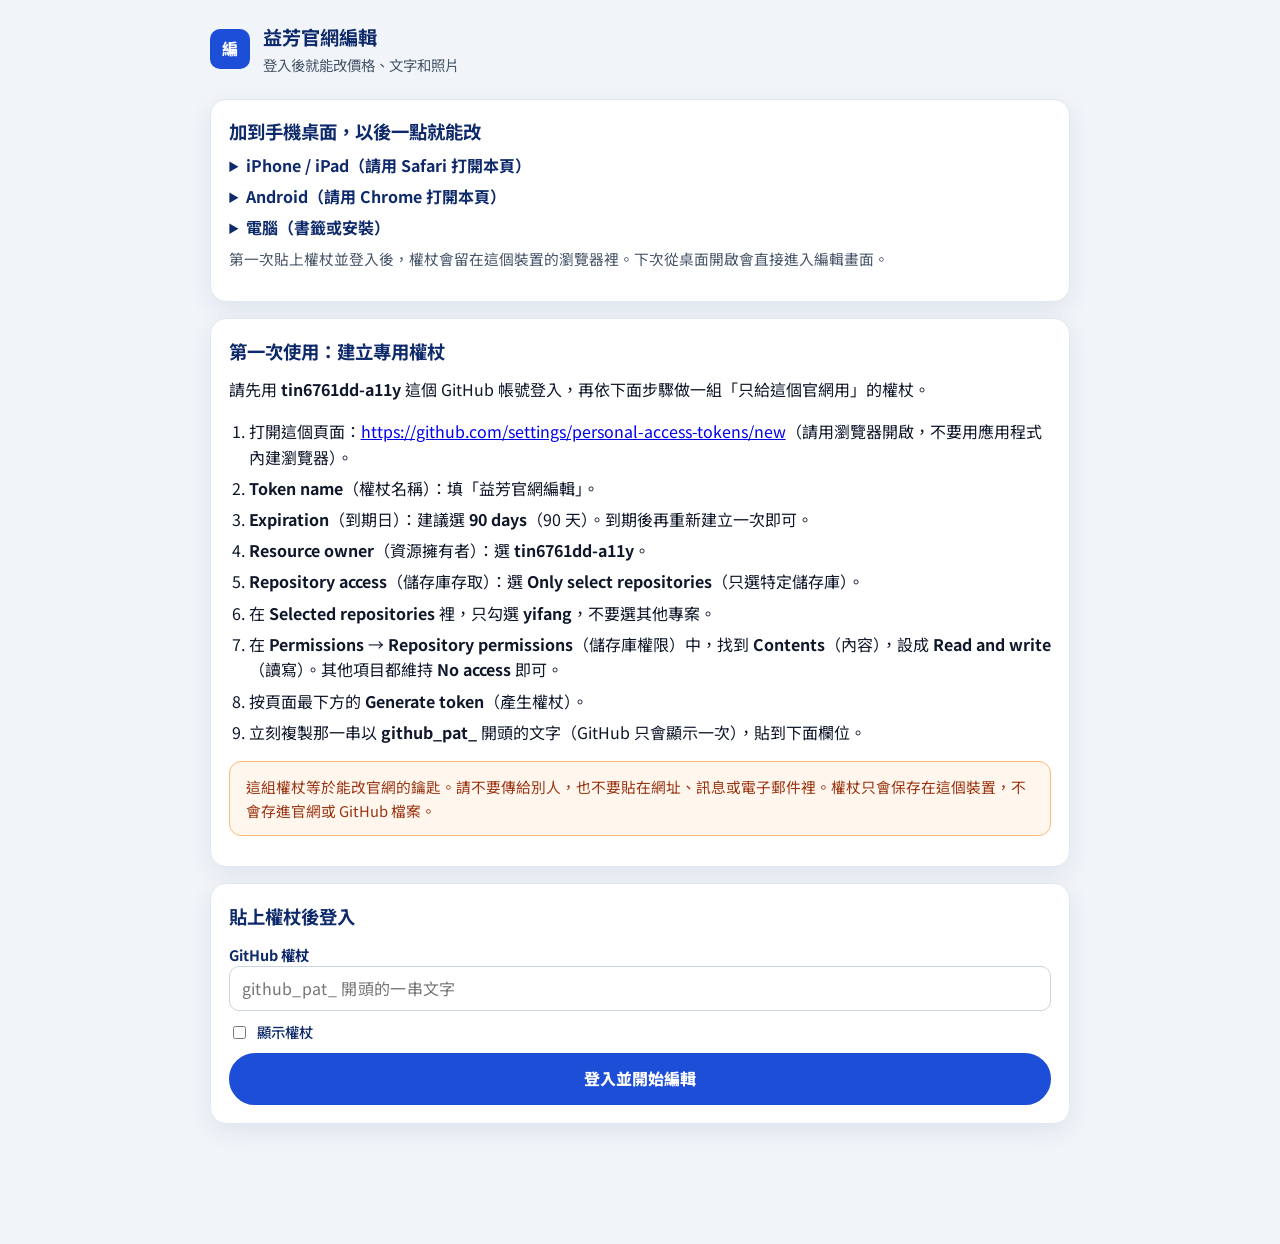
<file: admin/index.html>
<!DOCTYPE html>
<html lang="zh-Hant-TW">
<head>
  <meta charset="utf-8">
  <meta name="viewport" content="width=device-width, initial-scale=1, viewport-fit=cover">
  <title>益芳官網編輯</title>
  <meta name="description" content="益芳封口機維護中心官方網站的後台編輯頁。">
  <meta name="robots" content="noindex,nofollow">
  <meta name="theme-color" content="#1d4ed8">
  <meta name="mobile-web-app-capable" content="yes">
  <meta name="apple-mobile-web-app-capable" content="yes">
  <meta name="apple-mobile-web-app-status-bar-style" content="default">
  <meta name="apple-mobile-web-app-title" content="益芳官網編輯">
  <link rel="manifest" href="manifest.json">
  <link rel="apple-touch-icon" href="apple-touch-icon.png">
  <link rel="icon" href="apple-touch-icon.png" type="image/png">
  <link rel="stylesheet" href="admin.css?v=202611241730">
  <link rel="preconnect" href="https://fonts.googleapis.com">
  <link rel="preconnect" href="https://fonts.gstatic.com" crossorigin>
  <link href="https://fonts.googleapis.com/css2?family=Noto+Sans+TC:wght@800&display=swap" rel="stylesheet">
</head>
<body>
  <div id="login-view" class="screen" hidden>
    <header class="topbar">
      <div class="brand-mark" aria-hidden="true">編</div>
      <div>
        <h1>益芳官網編輯</h1>
        <p class="sub">登入後就能改價格、文字和照片</p>
      </div>
    </header>

    <section class="panel tips">
      <h2>加到手機桌面，以後一點就能改</h2>
      <details>
        <summary>iPhone / iPad（請用 Safari 打開本頁）</summary>
        <ol>
          <li>點下方的「分享」按鈕（方框加上向上箭頭）。</li>
          <li>向下滑，選擇「加入主畫面」。</li>
          <li>名稱確認是「益芳官網編輯」後，按「新增」。</li>
        </ol>
      </details>
      <details>
        <summary>Android（請用 Chrome 打開本頁）</summary>
        <ol>
          <li>點右上角「⋮」選單。</li>
          <li>選擇「加到主畫面」或「安裝應用程式」。</li>
          <li>按「新增」或「安裝」。</li>
        </ol>
      </details>
      <details>
        <summary>電腦（書籤或安裝）</summary>
        <ol>
          <li>在 Chrome 或 Edge，如果網址列右側出現安裝圖示，點一下即可裝成小應用程式。</li>
          <li>也可以把本頁加入書籤，之後一鍵開啟。</li>
        </ol>
      </details>
      <p class="hint">第一次貼上權杖並登入後，權杖會留在這個裝置的瀏覽器裡。下次從桌面開啟會直接進入編輯畫面。</p>
    </section>

    <section class="panel">
      <h2>第一次使用：建立專用權杖</h2>
      <p>請先用 <strong>tin6761dd-a11y</strong> 這個 GitHub 帳號登入，再依下面步驟做一組「只給這個官網用」的權杖。</p>
      <ol class="steps">
        <li>打開這個頁面：<a href="https://github.com/settings/personal-access-tokens/new" target="_blank" rel="noopener noreferrer">https://github.com/settings/personal-access-tokens/new</a>（請用瀏覽器開啟，不要用應用程式內建瀏覽器）。</li>
        <li><strong>Token name</strong>（權杖名稱）：填「益芳官網編輯」。</li>
        <li><strong>Expiration</strong>（到期日）：建議選 <strong>90 days</strong>（90 天）。到期後再重新建立一次即可。</li>
        <li><strong>Resource owner</strong>（資源擁有者）：選 <strong>tin6761dd-a11y</strong>。</li>
        <li><strong>Repository access</strong>（儲存庫存取）：選 <strong>Only select repositories</strong>（只選特定儲存庫）。</li>
        <li>在 <strong>Selected repositories</strong> 裡，只勾選 <strong>yifang</strong>，不要選其他專案。</li>
        <li>在 <strong>Permissions</strong> → <strong>Repository permissions</strong>（儲存庫權限）中，找到 <strong>Contents</strong>（內容），設成 <strong>Read and write</strong>（讀寫）。其他項目都維持 <strong>No access</strong> 即可。</li>
        <li>按頁面最下方的 <strong>Generate token</strong>（產生權杖）。</li>
        <li>立刻複製那一串以 <strong>github_pat_</strong> 開頭的文字（GitHub 只會顯示一次），貼到下面欄位。</li>
      </ol>
      <p class="warn-note">這組權杖等於能改官網的鑰匙。請不要傳給別人，也不要貼在網址、訊息或電子郵件裡。權杖只會保存在這個裝置，不會存進官網或 GitHub 檔案。</p>
    </section>

    <section class="panel">
      <h2>貼上權杖後登入</h2>
      <form id="login-form" action="#" method="post" autocomplete="off">
        <label for="token-input">GitHub 權杖</label>
        <div class="token-row">
          <input id="token-input" name="token" type="password" autocomplete="off" spellcheck="false" placeholder="github_pat_ 開頭的一串文字" required>
        </div>
        <label class="check">
          <input type="checkbox" id="show-token"> 顯示權杖
        </label>
        <p id="login-error" class="error" hidden></p>
        <button type="submit" class="btn btn-primary" id="login-btn">登入並開始編輯</button>
      </form>
    </section>
  </div>

  <div id="editor-view" class="screen" hidden>
    <header class="topbar">
      <div class="brand-mark" aria-hidden="true">編</div>
      <div class="grow">
        <h1>益芳官網編輯</h1>
        <p class="sub" id="load-status">正在載入官網內容…</p>
      </div>
      <button type="button" class="btn btn-ghost" id="logout-btn">登出</button>
    </header>

    <div class="chat-inbox-bar">
      <a class="btn chat-inbox-btn" href="https://dashboard.tawk.to/#/dashboard/6afc2a48c619f03ccafe8e8e" target="_blank" rel="noopener noreferrer">客服聊天室</a>
      <p class="hint">也可下載 tawk.to App 用手機回覆</p>
    </div>

    <p id="editor-error" class="banner error" hidden></p>
    <p id="editor-status" class="banner status" hidden></p>
    <p id="editor-ok" class="banner ok" hidden></p>

    <nav class="jump" aria-label="編輯區塊">
      <a href="#sec-store">店家資料</a>
      <a href="#sec-labels">選單與按鈕</a>
      <a href="#sec-announce">公告與付款</a>
      <a href="#sec-chat">線上客服</a>
      <a href="#sec-channels">客服諮詢</a>
      <a href="#sec-services">服務項目</a>
      <a href="#sec-new">全新封口機</a>
      <a href="#sec-used">中古機</a>
      <a href="#sec-parts">零件</a>
      <a href="#sec-faq">常見問題</a>
    </nav>

    <section id="sec-store" class="panel">
      <h2>店家資料</h2>
      <div class="grid">
        <label>店名 <input id="store-name" type="text"></label>
        <div class="logo-field">
          <label for="store-logo-char">左上角小圖示文字</label>
          <div class="logo-row">
            <div class="logo-preview brand-mark" id="logo-preview" aria-hidden="true">維</div>
            <input id="store-logo-char" type="text" maxlength="4" inputmode="text" autocomplete="off" placeholder="維">
          </div>
          <p class="hint">請填 1～2 個字，例如「維」。儲存時會同時更新分頁小圖示（favicon）。</p>
        </div>
        <label>標語 <input id="store-slogan" type="text"></label>
        <label>地址 <input id="store-address" type="text"></label>
        <div class="wide field-block">
          <div class="field-label">電話</div>
          <p class="hint">可填多組電話。第一組會作為主要聯絡電話（搜尋資料也會用這組）。名稱可填「客服」或「手機」，也可以留空。</p>
          <div id="phones-list" class="stack"></div>
          <button type="button" class="btn btn-secondary" id="add-phone">新增電話</button>
        </div>
        <label class="wide">營業時間 <input id="store-hours" type="text"></label>
        <label>經營年數 <input id="store-years" type="number" min="0" step="1"></label>
        <label class="wide">中古機銷售地區說明 <input id="store-area" type="text"></label>
        <label class="wide">首頁介紹文字 <textarea id="store-hero" rows="4"></textarea></label>
        <label class="wide">關於我們（第一段） <textarea id="store-about-lead" rows="3"></textarea></label>
        <label class="wide">關於我們（第二段） <textarea id="store-about-body" rows="3"></textarea></label>
        <label class="wide">中古機注意事項 <textarea id="store-note" rows="3"></textarea></label>
        <label class="wide">聯絡我們引言 <textarea id="contact-lead" rows="2"></textarea></label>
        <label class="wide">全新封口機引言 <textarea id="new-lead" rows="2"></textarea></label>
        <label class="wide">中古機專區引言 <textarea id="used-lead" rows="2"></textarea></label>
        <label class="wide">零件專區引言 <textarea id="parts-lead" rows="2"></textarea></label>
      </div>
      <details class="advanced">
        <summary>進階：地圖與搜尋資料</summary>
        <div class="grid">
          <label>網站標題 <input id="site-title" type="text"></label>
          <label class="wide">網站說明（搜尋結果會看到） <textarea id="site-desc" rows="3"></textarea></label>
          <label>路名門牌 <input id="store-street" type="text"></label>
          <label>區 <input id="store-locality" type="text"></label>
          <label>縣市 <input id="store-region" type="text"></label>
        </div>
      </details>
    </section>

    <section id="sec-labels" class="panel">
      <h2>選單與按鈕文字</h2>
      <p class="hint">這些文字會出現在官網上部選單、首頁按鈕和各區塊標題。改這裡就不用改程式。</p>
      <div class="grid">
        <label>關於我們 <input id="label-about" type="text"></label>
        <label>服務項目 <input id="label-services" type="text"></label>
        <label>全新封口機 <input id="label-new" type="text"></label>
        <label>中古機專區 <input id="label-used" type="text"></label>
        <label>零件專區 <input id="label-parts" type="text"></label>
        <label>客服諮詢 <input id="label-support" type="text"></label>
        <label>聯絡我們 <input id="label-contact" type="text"></label>
        <label>常見問題 <input id="label-faq" type="text"></label>
        <label>首頁按鈕（全新封口機） <input id="label-hero-new" type="text"></label>
        <label>首頁按鈕（中古機專區） <input id="label-hero-used" type="text"></label>
        <label>首頁按鈕（零件專區） <input id="label-hero-parts" type="text"></label>
        <label>中古機篩選「全部」 <input id="label-filter-all" type="text"></label>
        <label>零件搜尋框提示文字 <input id="label-parts-search" type="text"></label>
        <label>右下角客服按鈕 <input id="label-float" type="text"></label>
        <label>中古機「電話詢問」 <input id="label-call" type="text"></label>
      </div>
    </section>

    <section id="sec-announce" class="panel">
      <h2>公告與付款方式</h2>
      <p class="hint">頂部公告條可以開關。付款說明會顯示在全新封口機、中古機專區、零件專區和聯絡我們。</p>
      <div class="grid">
        <label class="check wide"><input type="checkbox" id="announce-enabled"> 顯示頂部公告條</label>
        <label class="wide">頂部公告文字 <input id="announce-text" type="text" placeholder="付款方式：僅接受匯款與現金（付現）"></label>
        <label class="wide">付款方式說明 <input id="payment-note" type="text" placeholder="付款方式：僅接受匯款與現金（付現）"></label>
      </div>
    </section>

    <section id="sec-chat" class="panel">
      <h2>線上客服（Tawk.to）</h2>
      <p class="hint">填入 Property ID 與 Widget ID 後，官網「免費客服諮詢」面板最上方會出現線上文字客服入口，商品卡也會顯示「詢問這個商品」按鈕。Tawk 自己的圓形圖示會隱藏，避免出現兩個客服按鈕。下方「客服按鈕名稱」可自行修改。還沒申請前可先留空。回覆顧客請點上方「客服聊天室」，或下載 tawk.to App 用手機回覆。</p>
      <div class="grid">
        <label>Property ID <input id="chat-property-id" type="text" placeholder="例如 6afc2a48c619f03ccafe8e8e" autocomplete="off"></label>
        <label>Widget ID <input id="chat-widget-id" type="text" placeholder="例如 1k7kgaatq" autocomplete="off"></label>
        <label class="wide">客服按鈕名稱 <input id="chat-label" type="text" placeholder="💬 線上文字客服（免費）"></label>
      </div>
    </section>

    <section id="sec-channels" class="panel">
      <h2>客服諮詢管道</h2>
      <p class="hint">會出現在「客服諮詢」區塊和右下角浮動按鈕。LINE 若還沒有連結或 ID，請先留空或關閉顯示，之後有了再填。</p>
      <div id="channels-list" class="stack"></div>
      <button type="button" class="btn btn-secondary" id="add-channel">新增一個管道</button>
    </section>

    <section id="sec-services" class="panel">
      <h2>服務項目</h2>
      <label class="wide">服務區引言 <textarea id="services-lead" rows="2"></textarea></label>
      <div id="services-list" class="stack"></div>
      <button type="button" class="btn btn-secondary" id="add-service">新增一項服務</button>
    </section>

    <section id="sec-new" class="panel">
      <h2>全新封口機</h2>
      <p class="hint">這裡的每一筆都是單一一台商品。展示機可在「標籤」填例如「展示機 9.99成新．保固一年」。勾選「隱藏」後就不會出現在官網。若已設定線上客服，商品卡會出現「詢問這個商品」按鈕。可用「分類」把商品改放到中古機或零件專區。</p>
      <div id="new-list" class="stack"></div>
      <button type="button" class="btn btn-secondary" id="add-new">新增一台全新機</button>
    </section>

    <section id="sec-used" class="panel">
      <h2>中古機分組（封口機、果糖機等）</h2>
      <p class="hint">機型一樣、售價差不多的可以放在同一組，只寫大概價格。機器賣掉了也不必立刻改網站。名稱請沿用「微電腦」「機械式」「碼錶機械式」等專有名詞，不要自行改寫。可用「分類」改子分類（官網篩選按鈕會跟著變），或把這一組改放到全新封口機、零件專區。</p>
      <div id="groups-list" class="stack"></div>
      <button type="button" class="btn btn-secondary" id="add-group">新增一組機型</button>
    </section>

    <section id="sec-parts" class="panel">
      <h2>零件專區</h2>
      <p class="hint">零件可依「封口機零件」或「果糖機零件」分類，也能自己改分類名稱。勾選「隱藏」後就不會出現在官網。可用「分類」改子分類（官網篩選按鈕會跟著變），或把零件改放到全新封口機、中古機專區。</p>
      <div id="parts-list" class="stack"></div>
      <button type="button" class="btn btn-secondary" id="add-part">新增一個零件</button>
    </section>

    <section id="sec-faq" class="panel">
      <h2>常見問題（選填）</h2>
      <p class="hint">沒有內容時，官網不會顯示這個區塊。</p>
      <div id="faq-list" class="stack"></div>
      <button type="button" class="btn btn-secondary" id="add-faq">新增一則問答</button>
    </section>

    <section class="panel tips">
      <h2>加到手機桌面</h2>
      <p class="hint">用 Safari（iPhone）或 Chrome（Android）打開本頁後，「分享／選單」裡選擇「加入主畫面」或「安裝應用程式」，名稱是「益芳官網編輯」。之後點桌面圖示就會直接進入編輯畫面。</p>
    </section>

    <div class="spacer"></div>
    <div class="savebar">
      <button type="button" class="btn btn-secondary" id="preview-btn">預覽</button>
      <button type="button" class="btn btn-primary" id="save-btn">儲存並發布</button>
    </div>
  </div>

  <div id="preview-overlay" class="overlay" hidden>
    <div class="overlay-bar">
      <strong>官網預覽</strong>
      <button type="button" class="btn btn-ghost" id="close-preview">關閉預覽</button>
    </div>
    <iframe id="preview-frame" title="官網預覽"></iframe>
  </div>

  <script src="../js/render.js?v=202611241730"></script>
  <script src="admin.js?v=202611241730"></script>
</body>
</html>
</file>
<file: styles.css>
/* 益芳封口機維護中心 */
:root{
  --blue:#1d4ed8;
  --blue-dark:#153eaa;
  --blue-ink:#0f2a6b;
  --blue-soft:#eff4ff;
  --blue-line:#bfdbfe;
  --text:#0f172a;
  --muted:#475569;
  --bg:#f8fafc;
  --card:#fff;
  --ok:#0f766e;
  --radius:16px;
  --shadow:0 10px 30px rgba(15,42,107,.08);
  --max:1120px;
}
*{box-sizing:border-box}
html{scroll-behavior:smooth}
body{
  margin:0;
  font-family:"Noto Sans TC","PingFang TC","Microsoft JhengHei",system-ui,sans-serif;
  color:var(--text);
  background:var(--bg);
  line-height:1.65;
}
img{max-width:100%;height:auto;display:block}
a{color:var(--blue)}
:focus-visible{outline:3px solid var(--blue);outline-offset:3px}
.skip{position:absolute;left:-999px;top:0;background:#fff;padding:.5rem 1rem;z-index:100}
.skip:focus{left:1rem;top:1rem}
.wrap{width:min(var(--max), calc(100% - 2rem));margin-inline:auto}

/* header */
header{
  position:sticky;top:0;z-index:40;
  background:rgba(255,255,255,.92);
  backdrop-filter:blur(10px);
  border-bottom:1px solid var(--blue-line);
}
.nav{
  display:flex;align-items:center;justify-content:space-between;
  gap:1rem;min-height:64px;
}
.brand{display:flex;align-items:center;gap:.7rem;text-decoration:none;color:var(--blue-ink);font-weight:800}
.mark{
  width:36px;height:36px;border-radius:9px;background:var(--blue);color:#fff;
  display:grid;place-items:center;font-weight:800;letter-spacing:-.05em;flex:none
}
.nav ul{display:flex;gap:.2rem 1rem;list-style:none;margin:0;padding:0;flex-wrap:wrap}
.nav a:not(.brand){text-decoration:none;color:var(--muted);font-weight:600;font-size:.95rem;padding:.35rem .2rem}
.nav a:not(.brand):hover,.nav a:not(.brand)[aria-current="page"]{color:var(--blue)}
.call-chips{
  display:flex;flex-wrap:wrap;gap:.4rem;align-items:center;justify-content:flex-end;
}
.call-chip{
  background:var(--blue);color:#fff!important;border-radius:999px;padding:.4rem .9rem!important;
  text-decoration:none;font-weight:700
}
.call-chip:hover{background:var(--blue-dark)}

/* hero */
.hero{
  background:linear-gradient(160deg, var(--blue-ink) 0%, var(--blue) 70%, #3b82f6 100%);
  color:#fff;padding:3.2rem 0 3.6rem;
}
.hero h1{margin:0 0 .6rem;font-size:clamp(1.8rem, 4vw, 2.7rem);line-height:1.25;letter-spacing:.02em}
.hero .tag{display:inline-block;background:rgba(255,255,255,.15);border:1px solid rgba(255,255,255,.3);padding:.25rem .7rem;border-radius:999px;font-size:.9rem;margin-bottom:1rem}
.hero p{margin:0 0 1.4rem;max-width:42rem;color:#dbeafe;font-size:1.05rem}
.actions{display:flex;flex-wrap:wrap;gap:.7rem}
.btn{
  display:inline-flex;align-items:center;justify-content:center;gap:.4rem;
  border-radius:999px;padding:.7rem 1.15rem;font-weight:700;text-decoration:none;
  border:2px solid transparent;font-size:1rem
}
.btn-light{background:#fff;color:var(--blue-ink)}
.btn-light:hover{background:#eff4ff}
.btn-ghost{background:transparent;color:#fff;border-color:rgba(255,255,255,.55)}
.btn-ghost:hover{background:rgba(255,255,255,.1)}
.btn-blue{background:var(--blue);color:#fff}
.btn-blue:hover{background:var(--blue-dark)}
.btn-outline{background:#fff;color:var(--blue);border-color:var(--blue)}
.btn-outline:hover{background:var(--blue-soft)}
.meta-row{display:flex;flex-wrap:wrap;gap:.6rem 1.2rem;margin-top:1.6rem;color:#bfdbfe;font-size:.92rem}

/* sections */
section{padding:3rem 0}
h2{font-size:clamp(1.45rem, 3vw, 1.9rem);margin:0 0 .4rem;color:var(--blue-ink)}
.lead{color:var(--muted);margin:0 0 1.5rem;max-width:46rem}
.grid-2{display:grid;gap:1.5rem}
@media(min-width:800px){.grid-2{grid-template-columns:1.1fr .9fr;align-items:start}}
.card{
  background:var(--card);border-radius:var(--radius);box-shadow:var(--shadow);
  border:1px solid #e2e8f0;padding:1.25rem
}
.card h3{margin:0 0 .4rem;font-size:1.1rem;color:var(--blue-ink)}
.svc{display:grid;gap:1rem;grid-template-columns:repeat(auto-fit,minmax(160px,1fr))}
.svc .card{padding:1.1rem}
.svc p{margin:0;color:var(--muted);font-size:.95rem}
.price-from{color:var(--blue);font-weight:800;font-size:1.15rem}

/* used machines */
.note{
  background:#fff7ed;border:1px solid #fdba74;color:#9a3412;
  border-radius:12px;padding:.9rem 1rem;margin:0 0 1.4rem;font-size:.95rem
}
.filters{display:flex;flex-wrap:wrap;gap:.45rem;margin:0 0 1.2rem}
.filters button{
  border:1px solid var(--blue-line);background:#fff;color:var(--blue-ink);
  border-radius:999px;padding:.35rem .85rem;font-weight:700;cursor:pointer;font-family:inherit
}
.filters button[aria-pressed="true"],.filters button:hover{background:var(--blue);color:#fff;border-color:var(--blue)}
.cards{display:grid;gap:1.2rem;grid-template-columns:1fr}
@media(min-width:700px){.cards{grid-template-columns:repeat(2,1fr)}}
@media(min-width:1020px){.cards{grid-template-columns:repeat(2,1fr)}}
.machine{display:flex;flex-direction:column;overflow:hidden;padding:0}
.gallery{position:relative;background:#0f172a;aspect-ratio:1/1;overflow:hidden}
.gallery img{width:100%;height:100%;object-fit:cover}
.thumbs{display:flex;gap:.35rem;position:absolute;left:.5rem;right:.5rem;bottom:.5rem}
.thumbs button{
  border:2px solid #fff;padding:0;border-radius:8px;overflow:hidden;width:54px;height:54px;
  cursor:pointer;opacity:.8;background:#fff
}
.thumbs button[aria-current="true"],.thumbs button:hover{opacity:1;outline:2px solid var(--blue);outline-offset:1px}
.thumbs img{width:100%;height:100%;object-fit:cover}
.machine-body{padding:1.1rem 1.15rem 1.2rem;display:flex;flex-direction:column;gap:.45rem;flex:1}
.kicker{font-size:.78rem;font-weight:800;letter-spacing:.08em;color:var(--blue);text-transform:none}
.machine h3{margin:0;font-size:1.12rem;line-height:1.35}
.approx{font-size:1.35rem;font-weight:800;color:#b45309;margin:0}
.machine-body p{margin:0;color:var(--muted);font-size:.92rem}
.warn{color:#9a3412;font-size:.88rem;margin:0}
.machine .actions{margin-top:auto;padding-top:.4rem}

/* contact */
.contact-grid{display:grid;gap:1.2rem}
@media(min-width:800px){.contact-grid{grid-template-columns:.9fr 1.1fr}}
dl{margin:0}
dt{font-weight:800;color:var(--blue-ink);margin-top:.7rem}
dd{margin:.15rem 0 0}
.map{border:0;width:100%;height:min(360px,55vw);border-radius:var(--radius)}
footer{background:var(--blue-ink);color:#bfdbfe;padding:2rem 0;font-size:.9rem}
footer a{color:#fff}
footer .wrap{display:flex;flex-wrap:wrap;gap:1rem;justify-content:space-between}

@media (max-width:640px){
  .nav ul{display:none}
  .hero{padding:2.2rem 0 2.5rem}
  .brand span:not(.mark){white-space:nowrap;font-size:.9rem}
  .call-chips{flex:1 1 auto;justify-content:flex-end}
  .call-chip{font-size:.75rem;padding:.3rem .55rem!important;white-space:nowrap}
  .nav{gap:.5rem;flex-wrap:wrap}
}

.faq-list{display:grid;gap:1rem}
.faq-list .card h3{margin:0 0 .35rem}
.faq-list .card p{margin:0;color:var(--muted)}


/* hide filtered machine cards even when .machine sets display:flex */
.machine[hidden]{display:none!important}

.mark[data-len="2"]{font-size:.72rem;letter-spacing:-.06em}

/* announcement bar */
.announce{
  background:#fff7ed;
  border-bottom:1px solid #fdba74;
  color:#9a3412;
  font-weight:800;
  text-align:center;
  padding:.55rem 0;
  font-size:.98rem;
}
.payment-note{margin-top:-.6rem}

.support-actions{margin-top:.4rem}
.support-actions .btn{min-height:44px}

/* floating contact */
.float-contact{
  position:fixed;
  right:max(1rem, env(safe-area-inset-right));
  bottom:max(1rem, env(safe-area-inset-bottom));
  z-index:50;
  display:flex;
  flex-direction:column;
  align-items:flex-end;
  gap:.55rem;
}
.float-toggle{
  position:relative;
  min-width:56px;min-height:56px;
  padding:.85rem 1.15rem;
  border:0;border-radius:999px;
  background:var(--blue);color:#fff;
  font:inherit;font-weight:800;font-size:1rem;
  box-shadow:0 10px 24px rgba(15,42,107,.28);
  cursor:pointer;
}
.float-unread{
  position:absolute;top:-.2rem;right:-.15rem;
  min-width:1.15rem;height:1.15rem;padding:0 .28rem;
  border-radius:999px;background:#dc2626;color:#fff;
  font-size:.7rem;font-weight:800;line-height:1.15rem;
  text-align:center;box-shadow:0 0 0 2px #fff;
  pointer-events:none;
}
.float-unread[hidden]{display:none!important}
.float-link.float-chat-open{
  background:var(--blue);color:#fff;border:0;width:100%;
  cursor:pointer;font:inherit;text-align:left;font-weight:800;
}
.float-link.float-chat-open:hover{background:var(--blue-dark);color:#fff}
.float-toggle:hover,.float-contact.is-open .float-toggle{background:var(--blue-dark)}
.float-panel{
  background:#fff;
  border:1px solid var(--blue-line);
  border-radius:16px;
  box-shadow:var(--shadow);
  min-width:min(260px, calc(100vw - 2.5rem));
  padding:.45rem;
  display:flex;
  flex-direction:column;
  gap:.3rem;
}
.float-panel[hidden]{display:none!important}
.float-link{
  display:flex;align-items:center;
  min-height:44px;
  padding:.55rem .8rem;
  border-radius:12px;
  text-decoration:none;
  color:var(--blue-ink);
  font-weight:700;
  background:var(--blue-soft);
}
.float-link:hover{background:#dbeafe}
.float-link.channel-facebook{background:#eff6ff;color:#1d4ed8}
.float-link.channel-line{background:#ecfdf3;color:#047857}

footer{padding-bottom:5.5rem}
@media (max-width:640px){
  .float-toggle{font-size:.95rem;padding:.8rem 1rem}
}

.visually-hidden{
  position:absolute;width:1px;height:1px;padding:0;margin:-1px;
  overflow:hidden;clip:rect(0,0,0,0);white-space:nowrap;border:0
}

/* new machines + parts */
.badge{
  display:inline-block;
  background:#fff7ed;color:#9a3412;border:1px solid #fdba74;
  border-radius:999px;padding:.18rem .65rem;
  font-size:.78rem;font-weight:800;line-height:1.4
}
.badge-wrap{
  position:absolute;left:.7rem;top:.7rem;z-index:2;max-width:calc(100% - 1.4rem)
}
.gallery .badge{box-shadow:0 4px 12px rgba(15,23,42,.18)}
.machine-body .badge{width:fit-content}

.actions .channel-line{border-color:#059669;color:#047857}
.actions .channel-line:hover{background:#ecfdf3}

.parts-toolbar{
  display:flex;flex-wrap:wrap;gap:.8rem 1rem;
  align-items:center;margin:0 0 1.2rem
}
.parts-toolbar .filters{margin:0;flex:1 1 auto}
.filter-search-wrap{flex:1 1 220px;min-width:min(100%,220px)}
.filter-search{
  width:100%;font:inherit;color:var(--text);
  border:1px solid var(--blue-line);border-radius:999px;
  padding:.45rem .95rem;background:#fff
}
.filter-search:focus{outline:3px solid var(--blue-line);border-color:var(--blue)}

.parts-grid{
  display:grid;gap:.8rem;
  grid-template-columns:1fr
}
@media(min-width:620px){.parts-grid{grid-template-columns:repeat(2,1fr)}}
@media(min-width:980px){.parts-grid{grid-template-columns:repeat(3,1fr)}}
.part-card{
  display:flex;gap:.85rem;align-items:stretch;
  padding:.7rem .8rem;margin:0
}
.part-card[hidden]{display:none!important}
.part-card img,.part-placeholder{
  width:88px;height:88px;flex:none;border-radius:10px;
  object-fit:cover;background:#e2e8f0
}
.part-placeholder{
  display:grid;place-items:center;
  background:var(--blue);color:#fff;font-weight:800;font-size:1.4rem
}
.part-body{display:flex;flex-direction:column;gap:.2rem;min-width:0;flex:1}
.part-card h3{margin:0;font-size:.95rem;line-height:1.35}
.part-card .approx{font-size:1.08rem;margin:.1rem 0 .25rem}
.part-card .btn{align-self:flex-start;padding:.4rem .8rem;font-size:.88rem;margin-top:auto}

@media (max-width:640px){
  .hero .actions .btn{font-size:.9rem;padding:.6rem .9rem}
}

/* brand name stays on one line */
.brand{flex:none;white-space:nowrap}
.brand span:not(.mark){white-space:nowrap}
.nav nav{flex:1 1 auto;min-width:0}
@media (max-width:380px){.brand span:not(.mark){font-size:.82rem}}

/* Header is slightly wider than page content so the brand, menu, and
   phone chips can share one row on desktop. Menu items never wrap or shrink. */
header .nav{width:min(1400px, calc(100% - 2rem))}
.nav ul{flex-wrap:nowrap;white-space:nowrap;gap:.2rem .75rem}
.nav ul li{flex:none}
.nav ul a{font-size:.9rem}
.call-chips{flex-wrap:nowrap;flex:none}
.call-chip{white-space:nowrap}

/* Stack the phone chips before they would cover the menu. */
@media (max-width:1279px){
  .call-chips{flex-direction:column;align-items:stretch;gap:.25rem}
  .call-chip{font-size:.8rem;padding:.25rem .7rem!important;text-align:center}
}
@media (max-width:1180px){
  .nav ul{gap:.15rem .5rem}
  .nav ul a{font-size:.85rem}
}

/* At 961–1023px even stacked chips do not leave enough room.
   Hide header phones (they stay in the page and the 免費客服諮詢 panel). */
@media (max-width:1023px){
  .call-chips{display:none}
}

/* Below 960px the compact header hides the menu and brings the phones back. */
@media (max-width:960px){
  .nav ul{display:none}
  .call-chips{display:flex;flex-direction:column;align-items:stretch;gap:.25rem}
  .call-chip{font-size:.8rem;padding:.25rem .7rem!important;text-align:center}
}

/* Tawk default bubble is hidden; keep the FAB in the normal corner.
   Hide the FAB while the chat window is open so it does not cover the input. */
body.tawk-maximized .float-contact{
  visibility:hidden;
  pointer-events:none;
}

/* Always hide Tawk's green launcher / minimize bubble and message preview. */
#min-widget,#min-widget+iframe,#message-preview,#message-preview+iframe{
  display:none!important;visibility:hidden!important;opacity:0!important;
  pointer-events:none!important;width:0!important;height:0!important;overflow:hidden!important;
}
/* Hide the chat window itself until the visitor opens it from 免費客服諮詢. */
body:not(.tawk-maximized) #max-widget,
body:not(.tawk-maximized) #max-widget+iframe,
body:not(.tawk-maximized) #branding-widget,
body:not(.tawk-maximized) #branding-widget+iframe,
body:not(.tawk-maximized) iframe[title="聊天小工具"],
body:not(.tawk-maximized) iframe[title="chat widget"],
body:not(.tawk-maximized) iframe[title="造訪 tawk.to"]{
  display:none!important;visibility:hidden!important;opacity:0!important;
  pointer-events:none!important;width:0!important;height:0!important;
}

/* Quoted product card sits above the FAB, or to the left of the open Tawk window */
.inquire-quote{
  position:fixed;
  z-index:2147483000;
  right:max(1rem, env(safe-area-inset-right));
  bottom:max(5.5rem, calc(env(safe-area-inset-bottom) + 5.25rem));
  width:min(320px, calc(100vw - 2rem));
  display:flex;
  gap:.7rem;
  align-items:center;
  background:#fff;
  border:1px solid var(--blue-line);
  border-radius:16px;
  box-shadow:0 12px 28px rgba(15,42,107,.2);
  padding:.65rem .75rem;
  color:var(--text);
}
.inquire-quote[hidden]{display:none!important}
.inquire-quote-thumb{
  width:72px;height:72px;object-fit:cover;border-radius:10px;flex:none;background:#e2e8f0
}
.inquire-quote-placeholder{
  display:grid;place-items:center;background:var(--blue);color:#fff;font-weight:800;font-size:1.15rem
}
.inquire-quote-body{min-width:0;flex:1;padding-right:1.15rem}
.inquire-quote-kicker{margin:0;font-size:.75rem;font-weight:800;color:var(--blue);letter-spacing:.02em}
.inquire-quote-name{
  margin:.15rem 0 0;font-weight:800;font-size:.95rem;line-height:1.35;color:var(--blue-ink);
  display:-webkit-box;-webkit-line-clamp:2;-webkit-box-orient:vertical;overflow:hidden
}
.inquire-quote-meta{margin:.15rem 0 0;font-size:.88rem;color:var(--muted)}
.inquire-quote-close{
  position:absolute;top:.3rem;right:.3rem;
  border:0;background:transparent;color:#64748b;
  width:28px;height:28px;border-radius:999px;cursor:pointer;font-size:1.05rem;line-height:1
}
.inquire-quote-close:hover{background:#e2e8f0;color:#0f172a}
.has-inquire-quote .float-contact{
  bottom:max(12.5rem, calc(env(safe-area-inset-bottom) + 12.25rem));
}
@media (max-width:640px){
  .inquire-quote{
    bottom:max(5.75rem, calc(env(safe-area-inset-bottom) + 5.5rem));
    width:min(300px, calc(100vw - 1.4rem));
  }
  .has-inquire-quote .float-contact{
    bottom:max(13rem, calc(env(safe-area-inset-bottom) + 12.75rem));
  }
}

/* When the Tawk window is open, sit the quote card to the left of it (not over the input) */
body.tawk-maximized .inquire-quote{
  right:max(1rem, calc(env(safe-area-inset-right) + 25.25rem));
  bottom:max(1.25rem, calc(env(safe-area-inset-bottom) + 1.15rem));
}
@media (max-width:640px){
  body.tawk-maximized .inquire-quote{
    right:.7rem;left:.7rem;width:auto;
    bottom:auto;
    top:max(.6rem, env(safe-area-inset-top));
  }
}
</file>
<file: admin/admin.css>
:root{
  --blue:#1d4ed8;
  --blue-dark:#153eaa;
  --blue-ink:#0f2a6b;
  --blue-soft:#eff4ff;
  --blue-line:#bfdbfe;
  --text:#0f172a;
  --muted:#475569;
  --bg:#f1f5f9;
  --card:#fff;
  --ok:#0f766e;
  --ok-bg:#ecfdf5;
  --err:#b91c1c;
  --err-bg:#fef2f2;
  --warn:#9a3412;
  --warn-bg:#fff7ed;
  --radius:16px;
  --shadow:0 8px 24px rgba(15,42,107,.08);
}
*{box-sizing:border-box}
html{scroll-behavior:smooth}
body{
  margin:0;
  font-family:"Noto Sans TC","PingFang TC","Microsoft JhengHei",system-ui,sans-serif;
  color:var(--text);
  background:var(--bg);
  line-height:1.6;
  padding-bottom:env(safe-area-inset-bottom);
}
h1{font-size:1.2rem;margin:0;color:var(--blue-ink)}
h2{font-size:1.15rem;margin:0 0 .7rem;color:var(--blue-ink)}
p{margin:.4rem 0 .8rem}
.sub{margin:0;color:var(--muted);font-size:.9rem}
.hint{color:var(--muted);font-size:.92rem}
.warn-note{
  background:var(--warn-bg);border:1px solid #fdba74;color:var(--warn);
  border-radius:12px;padding:.8rem 1rem;font-size:.92rem
}
.screen{width:min(860px,calc(100% - 1.4rem));margin:0 auto;padding:1rem 0 6.5rem}
.topbar{
  display:flex;align-items:center;gap:.8rem;
  margin:0 0 1rem;padding:.4rem 0;
  position:sticky;top:0;z-index:20;
  background:linear-gradient(var(--bg) 80%, transparent);
  padding-top:max(.4rem, env(safe-area-inset-top));
}
.brand-mark{
  width:40px;height:40px;border-radius:10px;background:var(--blue);color:#fff;
  display:grid;place-items:center;font-weight:800;flex:none
}
.grow{flex:1;min-width:0}
.panel{
  background:var(--card);border:1px solid #e2e8f0;border-radius:var(--radius);
  box-shadow:var(--shadow);padding:1.1rem 1.15rem;margin:0 0 1rem
}
.tips h2{margin-bottom:.4rem}
details{margin:.35rem 0}
details summary{cursor:pointer;font-weight:700;color:var(--blue-ink)}
details ol, .steps{padding-left:1.2rem}
.steps li{margin:.35rem 0}
.grid{display:grid;gap:.8rem}
@media(min-width:700px){.grid{grid-template-columns:1fr 1fr}}
.grid .wide{grid-column:1 / -1}
label{display:flex;flex-direction:column;gap:.3rem;font-weight:700;font-size:.9rem;color:var(--blue-ink)}
input, textarea, select{
  font:inherit;font-weight:400;color:var(--text);
  border:1px solid #cbd5e1;border-radius:10px;padding:.55rem .7rem;
  background:#fff;width:100%
}
textarea{resize:vertical;min-height:4.5rem}
input:focus, textarea:focus, select:focus{outline:3px solid var(--blue-line);border-color:var(--blue)}
.token-row input{letter-spacing:.02em}
.check{display:flex;flex-direction:row;align-items:center;gap:.45rem;font-weight:500;margin:.6rem 0}
.check input{width:auto}
.btn{
  display:inline-flex;align-items:center;justify-content:center;gap:.35rem;
  border-radius:999px;padding:.7rem 1.1rem;font:inherit;font-weight:800;
  border:2px solid transparent;cursor:pointer;text-decoration:none
}
.btn:disabled{opacity:.55;cursor:not-allowed}
.btn-primary{background:var(--blue);color:#fff;border-color:var(--blue);width:100%}
.btn-primary:hover:not(:disabled){background:var(--blue-dark)}
.btn-secondary{background:#fff;color:var(--blue);border-color:var(--blue)}
.btn-secondary:hover{background:var(--blue-soft)}
.btn-ghost{background:transparent;color:var(--blue-ink);border-color:#cbd5e1;padding:.4rem .7rem;font-size:.9rem}
.btn-danger{background:#fff;color:var(--err);border-color:#fecaca}
.btn-tiny{padding:.3rem .65rem;font-size:.82rem;border-radius:999px}
.error{color:var(--err)}
.banner{border-radius:12px;padding:.8rem 1rem;margin:0 0 1rem}
.banner.error{background:var(--err-bg);border:1px solid #fecaca;color:var(--err)}
.banner.ok{background:var(--ok-bg);border:1px solid #99f6e4;color:var(--ok)}
.banner.status{background:#eff6ff;border:1px solid #bfdbfe;color:#1e40af}
.card.just-moved{outline:2px solid #1d4ed8;box-shadow:0 0 0 4px rgba(29,78,216,.15)}
.jump{display:flex;flex-wrap:wrap;gap:.45rem;margin:0 0 1rem}
.jump a{
  background:#fff;border:1px solid var(--blue-line);color:var(--blue-ink);
  text-decoration:none;border-radius:999px;padding:.3rem .75rem;font-weight:700;font-size:.88rem
}
.stack{display:grid;gap:.9rem;margin:0 0 .8rem}
.card{
  border:1px solid #e2e8f0;border-radius:14px;padding:.9rem;
  background:#f8fafc
}
.card-head{display:flex;flex-wrap:wrap;gap:.4rem;align-items:center;margin:0 0 .7rem}
.card-head .title{flex:1;font-weight:800;color:var(--blue-ink)}
.photos{display:flex;flex-wrap:wrap;gap:.55rem;margin:.4rem 0}
.photo{
  width:96px;position:relative;background:#0f172a;border-radius:10px;overflow:hidden
}
.photo img{width:96px;height:96px;object-fit:cover;display:block}
.photo .photo-actions{display:flex;justify-content:space-between;background:#fff;padding:.15rem}
.file-btn{margin-top:.4rem}
.file-btn input{display:none}
.advanced{margin-top:1rem}
.savebar{
  position:fixed;left:0;right:0;bottom:0;z-index:30;
  display:flex;gap:.6rem;
  padding:.7rem 1rem calc(.7rem + env(safe-area-inset-bottom));
  background:rgba(255,255,255,.96);
  border-top:1px solid #e2e8f0;
  box-shadow:0 -8px 24px rgba(15,42,107,.06)
}
.savebar .btn{flex:1}
.overlay{
  position:fixed;inset:0;z-index:50;background:#fff;
  display:flex;flex-direction:column
}
.overlay[hidden], [hidden]{display:none !important}
.overlay-bar{
  display:flex;align-items:center;justify-content:space-between;
  padding:.6rem 1rem;border-bottom:1px solid #e2e8f0;
  padding-top:max(.6rem, env(safe-area-inset-top))
}
#preview-frame{flex:1;border:0;width:100%;background:#f8fafc}
.spacer{height:1rem}

.field-block{display:flex;flex-direction:column;gap:.4rem}
.field-label{font-weight:700;font-size:.9rem;color:var(--blue-ink)}
.field-block .hint{margin:0}
.phone-card .grid{margin-top:.2rem}

.logo-field{display:flex;flex-direction:column;gap:.3rem;font-weight:700;font-size:.9rem;color:var(--blue-ink)}
.logo-row{display:flex;align-items:center;gap:.7rem}
.logo-row input{max-width:8rem;text-align:center;font-size:1.2rem;font-weight:800}
.logo-preview{width:40px;height:40px}
.channel-card .grid{align-items:end}
.toggle-row{display:flex;align-items:center;gap:.45rem;font-weight:700}

.chat-inbox-bar{
  display:flex;align-items:center;flex-wrap:wrap;gap:.65rem 1rem;
  background:var(--blue-soft);border:1px solid var(--blue-line);
  border-radius:16px;padding:.85rem 1rem;margin:0 0 1rem
}
.chat-inbox-btn{
  background:var(--blue);color:#fff;border-color:var(--blue);
  flex:none;white-space:nowrap;padding:.65rem 1.15rem;font-size:1rem
}
.chat-inbox-btn:hover{background:var(--blue-dark)}
.chat-inbox-bar .hint{margin:0;font-weight:600}
</file>
